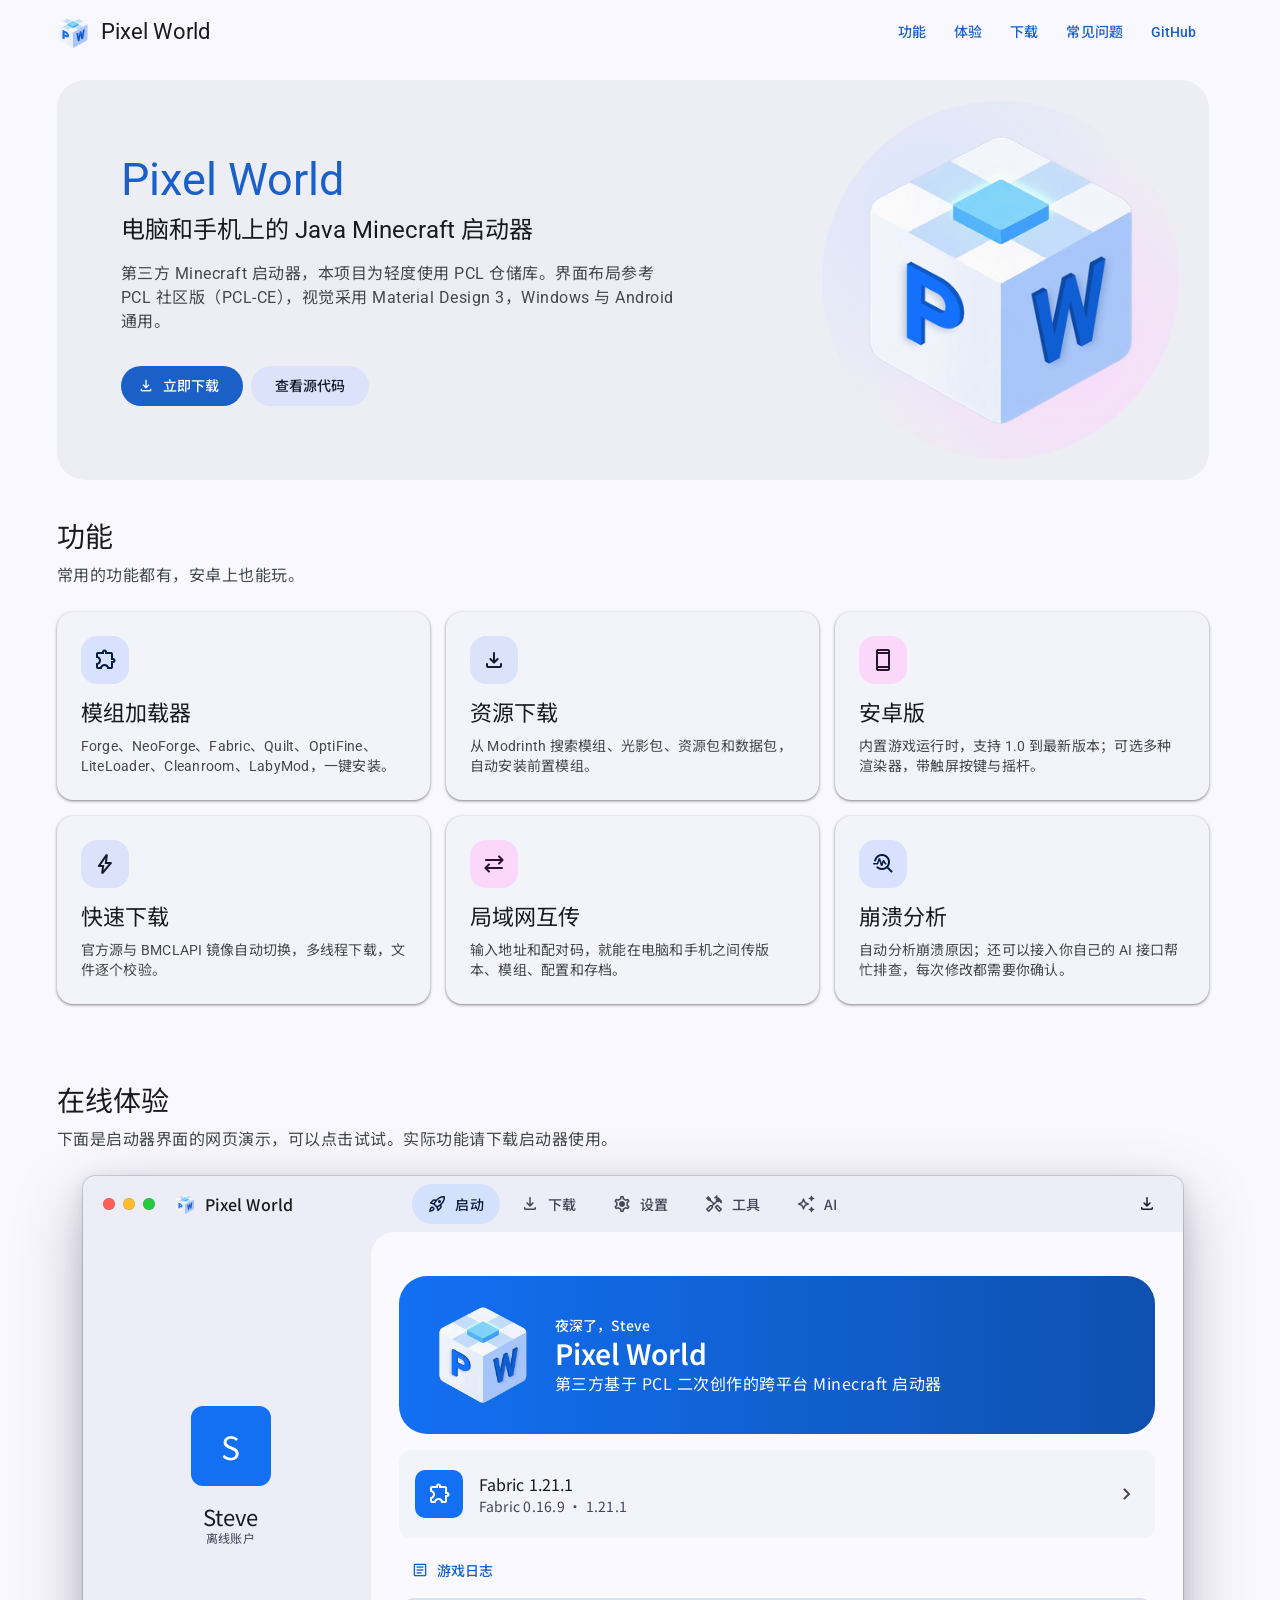
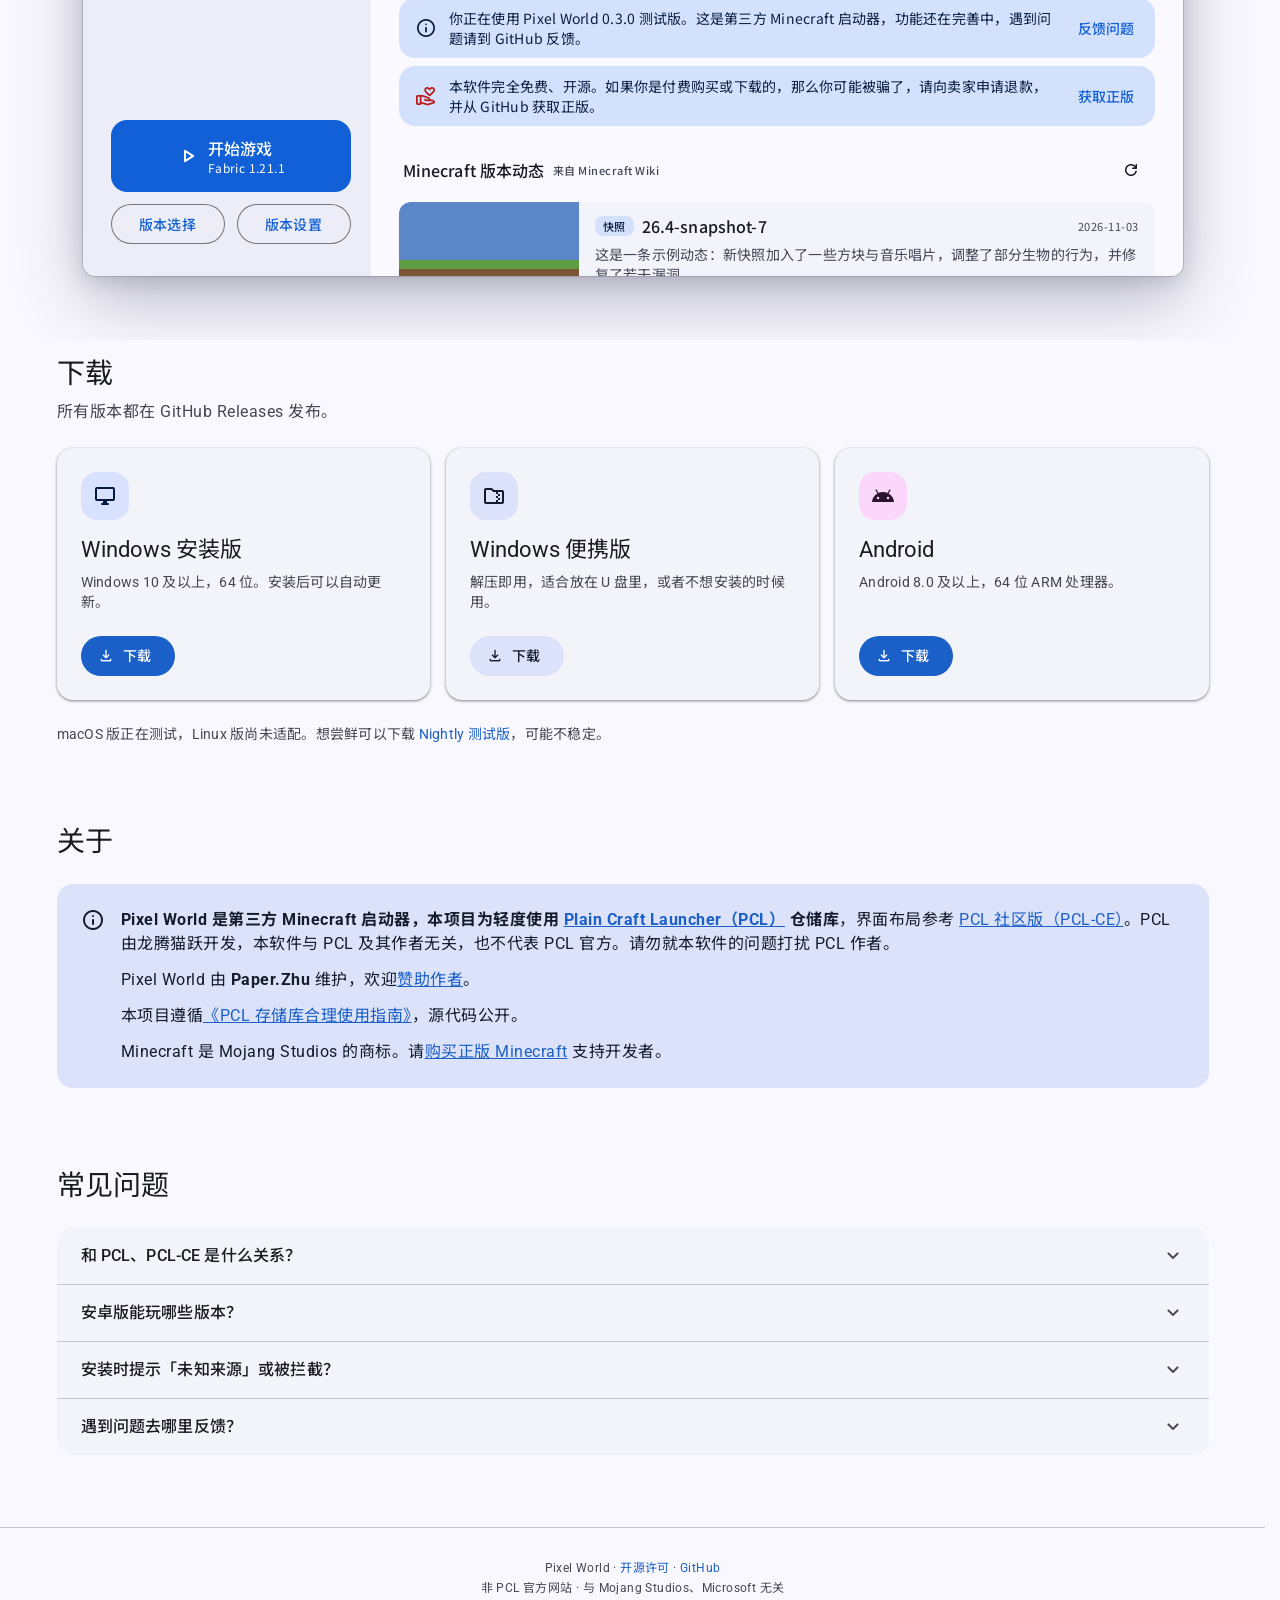
<file: docs/index.html>
<!doctype html>
<html lang="zh-CN">
<head>
<meta charset="utf-8">
<meta name="viewport" content="width=device-width, initial-scale=1">
<meta name="color-scheme" content="light dark">
<script>document.documentElement.classList.add('js');</script>
<title>Pixel World</title>
<meta name="description" content="Pixel World：第三方 Minecraft 启动器，本项目为轻度使用 PCL 仓储库，支持 Windows、macOS、Linux 与 Android。">
<link rel="icon" href="favicon.png">
<link rel="stylesheet" href="demo/demo.css?v=4">
<link rel="preconnect" href="https://fonts.googleapis.com">
<link rel="preconnect" href="https://fonts.gstatic.com" crossorigin>
<link rel="stylesheet" href="https://fonts.googleapis.com/css2?family=Roboto:wght@400;500;700&family=Noto+Sans+SC:wght@400;500;700&display=swap">
<link rel="stylesheet" href="https://fonts.googleapis.com/css2?family=Material+Symbols+Rounded:opsz,wght,FILL,GRAD@24,400,0,0&display=block">
<style>
/* ---------- MD3 颜色：种子色 #1370F3 ---------- */
:root {
  --md-sys-color-primary: #1b5fc8;
  --md-sys-color-on-primary: #ffffff;
  --md-sys-color-primary-container: #d8e2ff;
  --md-sys-color-on-primary-container: #001a41;
  --md-sys-color-secondary: #575e71;
  --md-sys-color-secondary-container: #dbe2f9;
  --md-sys-color-on-secondary-container: #141b2c;
  --md-sys-color-tertiary-container: #fbd7fc;
  --md-sys-color-on-tertiary-container: #29132d;
  --md-sys-color-surface: #faf8ff;
  --md-sys-color-surface-container-lowest: #ffffff;
  --md-sys-color-surface-container-low: #f3f3fa;
  --md-sys-color-surface-container: #edeef4;
  --md-sys-color-surface-container-high: #e7e8ee;
  --md-sys-color-surface-container-highest: #e1e2e9;
  --md-sys-color-on-surface: #191b20;
  --md-sys-color-on-surface-variant: #44474f;
  --md-sys-color-outline: #74777f;
  --md-sys-color-outline-variant: #c4c6d0;
  --md-elevation-1: 0 1px 2px rgb(0 0 0 / .30), 0 1px 3px 1px rgb(0 0 0 / .15);
  --md-elevation-2: 0 1px 2px rgb(0 0 0 / .30), 0 2px 6px 2px rgb(0 0 0 / .15);
  --md-motion: 200ms cubic-bezier(.2, 0, 0, 1);
  --md-ease-standard: cubic-bezier(.2, 0, 0, 1);
  --md-ease-decel: cubic-bezier(.05, .7, .1, 1);
}
@media (prefers-color-scheme: dark) {
  :root {
    --md-sys-color-primary: #adc6ff;
    --md-sys-color-on-primary: #002e69;
    --md-sys-color-primary-container: #004493;
    --md-sys-color-on-primary-container: #d8e2ff;
    --md-sys-color-secondary: #bfc6dc;
    --md-sys-color-secondary-container: #404659;
    --md-sys-color-on-secondary-container: #dbe2f9;
    --md-sys-color-tertiary-container: #593e5c;
    --md-sys-color-on-tertiary-container: #fbd7fc;
    --md-sys-color-surface: #111318;
    --md-sys-color-surface-container-lowest: #0c0e13;
    --md-sys-color-surface-container-low: #191b20;
    --md-sys-color-surface-container: #1d2024;
    --md-sys-color-surface-container-high: #282a2f;
    --md-sys-color-surface-container-highest: #33353a;
    --md-sys-color-on-surface: #e1e2e9;
    --md-sys-color-on-surface-variant: #c4c6d0;
    --md-sys-color-outline: #8e9099;
    --md-sys-color-outline-variant: #44474f;
  }
}

* { box-sizing: border-box; }
html { scroll-behavior: smooth; scroll-padding-top: 72px; }
body {
  margin: 0;
  background: var(--md-sys-color-surface);
  color: var(--md-sys-color-on-surface);
  font-family: Roboto, "Noto Sans SC", system-ui, sans-serif;
  font-size: 16px; line-height: 24px; letter-spacing: .5px; font-weight: 400;
  -webkit-font-smoothing: antialiased;
  overflow-wrap: anywhere;
}
a { color: var(--md-sys-color-primary); text-decoration: none; }
a:hover { text-decoration: underline; }
img { max-width: 100%; }

/* ---------- 图标 ---------- */
.icon {
  font-family: "Material Symbols Rounded";
  font-weight: normal; font-style: normal; font-size: 24px; line-height: 1;
  letter-spacing: normal; text-transform: none; white-space: nowrap;
  display: inline-block; flex: none; direction: ltr;
  font-feature-settings: "liga"; -webkit-font-smoothing: antialiased;
  user-select: none;
  width: 1em; overflow: hidden;
}

/* ---------- MD3 字阶 ---------- */
.display-large  { font-size: 57px; line-height: 64px; letter-spacing: -.25px; font-weight: 400; }
.display-medium { font-size: 45px; line-height: 52px; letter-spacing: 0; font-weight: 400; }
.headline-large { font-size: 32px; line-height: 40px; letter-spacing: 0; font-weight: 400; }
.headline-medium{ font-size: 28px; line-height: 36px; letter-spacing: 0; font-weight: 400; }
.headline-small { font-size: 24px; line-height: 32px; letter-spacing: 0; font-weight: 400; }
.title-large    { font-size: 22px; line-height: 28px; letter-spacing: 0; font-weight: 400; }
.title-medium   { font-size: 16px; line-height: 24px; letter-spacing: .15px; font-weight: 500; }
.body-large     { font-size: 16px; line-height: 24px; letter-spacing: .5px; font-weight: 400; }
.body-medium    { font-size: 14px; line-height: 20px; letter-spacing: .25px; font-weight: 400; }
.body-small     { font-size: 12px; line-height: 16px; letter-spacing: .4px; font-weight: 400; }
.label-large    { font-size: 14px; line-height: 20px; letter-spacing: .1px; font-weight: 500; }
.label-medium   { font-size: 12px; line-height: 16px; letter-spacing: .5px; font-weight: 500; }
h1, h2, h3, p { margin: 0; }

.wrap { max-width: 1200px; margin: 0 auto; padding: 0 24px; }

/* ---------- 按钮（40px / 24px 内边距 / 全圆角 / 状态层） ---------- */
.btn {
  position: relative; overflow: hidden; isolation: isolate;
  display: inline-flex; align-items: center; justify-content: center; gap: 8px;
  height: 40px; padding: 0 24px; border: 0; border-radius: 9999px;
  font-family: inherit; cursor: pointer; text-decoration: none;
  transition: box-shadow var(--md-motion);
}
.btn:hover { text-decoration: none; }
.btn::after {
  content: ""; position: absolute; inset: 0; z-index: -1;
  background: currentColor; opacity: 0;
  transition: opacity var(--md-motion);
}
.btn:hover::after { opacity: .08; }
.btn:focus-visible::after { opacity: .10; }
.btn:active::after { opacity: .12; }
.btn:focus-visible { outline: 3px solid var(--md-sys-color-primary); outline-offset: 2px; }
.btn .icon { font-size: 18px; margin-left: -8px; }
.btn.filled { background: var(--md-sys-color-primary); color: var(--md-sys-color-on-primary); }
.btn.filled:hover { box-shadow: var(--md-elevation-1); }
.btn.s-tonal { background: var(--md-sys-color-secondary-container); color: var(--md-sys-color-on-secondary-container); }
.btn.s-tonal:hover { box-shadow: var(--md-elevation-1); }
.btn.outlined { background: transparent; color: var(--md-sys-color-primary); box-shadow: inset 0 0 0 1px var(--md-sys-color-outline); }
.btn.text { background: transparent; color: var(--md-sys-color-primary); padding: 0 12px; }

/* ---------- 顶部应用栏（Small） ---------- */
.app-bar {
  position: sticky; top: 0; z-index: 10;
  background: var(--md-sys-color-surface);
  transition: background-color var(--md-motion), box-shadow var(--md-motion);
}
.app-bar.scrolled { background: var(--md-sys-color-surface-container); }
.app-bar .wrap { display: flex; align-items: center; height: 64px; gap: 8px; }
.brand {
  display: flex; align-items: center; gap: 12px; min-width: 0;
  color: var(--md-sys-color-on-surface); border-radius: 9999px; padding: 4px 12px 4px 0;
}
.brand:hover { text-decoration: none; }
.brand img { width: 32px; height: 32px; border-radius: 8px; flex: none; }
.app-bar nav { margin-left: auto; display: flex; gap: 4px; align-items: center; }

/* ---------- 版块 ---------- */
main > section { padding: 40px 0; }
.sec-head { margin-bottom: 24px; }
.sec-head h2 { color: var(--md-sys-color-on-surface); }
.sec-head .lead { margin-top: 8px; color: var(--md-sys-color-on-surface-variant); }

/* ---------- Hero ---------- */
.hero {
  display: flex; align-items: center; gap: 48px;
  background: var(--md-sys-color-surface-container);
  border-radius: 28px; padding: 56px 64px; margin-top: 16px;
}
.hero-text { flex: 1; min-width: 0; }
.hero h1 { color: var(--md-sys-color-primary); }
.hero .tagline { margin-top: 8px; color: var(--md-sys-color-on-surface); }
.hero .s-sub { margin-top: 16px; max-width: 560px; color: var(--md-sys-color-on-surface-variant); }
.actions { display: flex; flex-wrap: wrap; gap: 8px; margin-top: 32px; }
.hero-art { flex: none; width: 288px; height: 288px; }
.hero-art img { display: block; width: 100%; height: 100%; border-radius: 28%; }

/* ---------- 卡片：Elevated card ---------- */
/* minmax(0, 1fr)：列宽固定，不随内容（例如下载按钮文字变长）变化 */
.grid { display: grid; grid-template-columns: repeat(3, minmax(0, 1fr)); gap: 16px; }
.s-card {
  background: var(--md-sys-color-surface-container-low);
  box-shadow: var(--md-elevation-1);
  border-radius: 16px; padding: 24px;
  display: flex; flex-direction: column;
}
.s-card .s-tile {
  width: 48px; height: 48px; border-radius: 16px; margin-bottom: 16px;
  display: grid; place-items: center;
  background: var(--md-sys-color-primary-container);
  color: var(--md-sys-color-on-primary-container);
}
.s-card .s-tile.sec { background: var(--md-sys-color-secondary-container); color: var(--md-sys-color-on-secondary-container); }
.s-card .s-tile.ter { background: var(--md-sys-color-tertiary-container); color: var(--md-sys-color-on-tertiary-container); }
.s-card h3 { color: var(--md-sys-color-on-surface); }
.s-card p { margin-top: 8px; color: var(--md-sys-color-on-surface-variant); }
.dl .s-card p { flex: 1; }
.dl .s-card .btn { margin-top: 24px; align-self: flex-start; }
.ver { margin-top: 24px; color: var(--md-sys-color-on-surface-variant); }

/* ---------- 声明：Tonal card ---------- */
.notice {
  display: flex; gap: 16px; align-items: flex-start;
  background: var(--md-sys-color-secondary-container);
  color: var(--md-sys-color-on-secondary-container);
  border-radius: 16px; padding: 24px;
}
.notice > .icon { font-size: 24px; margin-top: 0; }
.notice .body { min-width: 0; }
.notice p + p { margin-top: 12px; }
.notice a { color: var(--md-sys-color-primary); text-decoration: underline; }

/* ---------- 常见问题：可展开列表 ---------- */
.faq-list { border-radius: 16px; background: var(--md-sys-color-surface-container-low); overflow: hidden; }
details + details { border-top: 1px solid var(--md-sys-color-outline-variant); }
summary {
  position: relative; display: flex; align-items: center; gap: 16px;
  min-height: 56px; padding: 16px 24px; cursor: pointer; list-style: none;
  color: var(--md-sys-color-on-surface);
}
summary::-webkit-details-marker { display: none; }
summary::after {
  content: ""; position: absolute; inset: 0; background: var(--md-sys-color-on-surface);
  opacity: 0; transition: opacity var(--md-motion); pointer-events: none;
}
summary:hover::after { opacity: .08; }
summary:focus-visible::after { opacity: .10; }
summary:active::after { opacity: .12; }
summary:focus-visible { outline: 3px solid var(--md-sys-color-primary); outline-offset: -3px; }
summary .q { flex: 1; min-width: 0; }
summary .icon { color: var(--md-sys-color-on-surface-variant); transition: transform var(--md-motion); }
details[open] summary .icon { transform: rotate(180deg); }
details .answer { padding: 0 24px 16px; color: var(--md-sys-color-on-surface-variant); }

/* ---------- 页脚 ---------- */
footer {
  margin-top: 32px; padding: 32px 0 40px; text-align: center;
  color: var(--md-sys-color-on-surface-variant);
  border-top: 1px solid var(--md-sys-color-outline-variant);
}
footer p + p { margin-top: 4px; }

/* ---------- 响应式 ---------- */
@media (max-width: 839px) {
  .hero { flex-direction: column-reverse; text-align: center; padding: 32px 24px; gap: 24px; }
  .hero-art { width: 160px; height: 160px; }
  .hero .s-sub { margin-left: auto; margin-right: auto; }
  .actions { justify-content: center; }
  .display-medium { font-size: 36px; line-height: 44px; }
  .grid { grid-template-columns: repeat(2, minmax(0, 1fr)); }
}
@media (max-width: 599px) {
  .wrap { padding: 0 16px; }
  .grid { grid-template-columns: minmax(0, 1fr); }
  .app-bar nav .opt { display: none; }
  section { padding: 32px 0; }
  .notice { flex-direction: column; gap: 12px; padding: 20px; }
  summary { padding: 16px; }
  details .answer { padding: 0 16px 16px; }
  .headline-small { font-size: 22px; line-height: 28px; }
}
/* ---------- 动效（仅在 JS 可用且未要求减少动态效果时生效） ---------- */
/* 滚动条始终占位、横向溢出直接裁掉：动画中的元素和光晕不会让页面宽度来回变化 */
html { scrollbar-gutter: stable; overflow-x: clip; }
body { overflow-x: clip; }
.hero-art { position: relative; }
.hero-art img { position: relative; z-index: 1; }
.hero-art::before {
  content: ""; position: absolute; inset: -12%; border-radius: 50%; pointer-events: none;
  background:
    radial-gradient(circle at 30% 30%, var(--md-sys-color-primary-container), transparent 60%),
    radial-gradient(circle at 70% 70%, var(--md-sys-color-tertiary-container), transparent 60%);
  opacity: .8;
}
.s-card, .s-card .s-tile { transition: transform 300ms var(--md-ease-standard), box-shadow 300ms var(--md-ease-standard); }
@media (hover: hover) {
  .s-card:hover { box-shadow: var(--md-elevation-2); }
}
@media (prefers-reduced-motion: no-preference) {
  @keyframes md-rise { from { opacity: 0; transform: translateY(16px); } }
  @keyframes md-reveal { from { opacity: 0; transform: translateY(24px); } }
  @keyframes md-fade { from { opacity: 0; } }
  @keyframes md-pop { from { opacity: 0; transform: scale(.85); } }
  @keyframes md-float { 0%, 100% { transform: translateY(0); } 25% { transform: translateY(-6px); } 75% { transform: translateY(6px); } }
  @keyframes md-glow { from { transform: rotate(0) scale(1); } 50% { transform: rotate(180deg) scale(1.1); } to { transform: rotate(360deg) scale(1); } }
  @keyframes md-answer { from { opacity: 0; transform: translateY(-8px); } }

  .js .app-bar { animation: md-fade 400ms var(--md-ease-standard) backwards; }
  .js .hero-text h1 { animation: md-rise 600ms var(--md-ease-decel) 120ms backwards; }
  .js .hero-text .tagline { animation: md-rise 600ms var(--md-ease-decel) 190ms backwards; }
  .js .hero-text .s-sub { animation: md-rise 600ms var(--md-ease-decel) 260ms backwards; }
  .js .hero-text .actions { animation: md-rise 600ms var(--md-ease-decel) 330ms backwards; }
  .js .hero-art { animation: md-pop 600ms var(--md-ease-decel) 150ms backwards; }
  .js .hero-art img { animation: md-float 6s ease-in-out 800ms infinite; }
  .js .hero-art::before { animation: md-glow 40s linear infinite; }

  .js .sec-head:not(.in), .js .s-card:not(.in), .js .notice:not(.in), .js .faq-list details:not(.in) {
    opacity: 0; transform: translateY(24px);
  }
  .js .sec-head.in, .js .s-card.in, .js .notice.in, .js .faq-list details.in {
    animation: md-reveal 500ms var(--md-ease-decel) var(--d, 0ms) backwards;
  }
  @media (hover: hover) {
    .s-card:hover { transform: translateY(-2px); }
    .s-card:hover .s-tile { transform: rotate(-6deg) scale(1.08); }
  }
  details[open] .answer { animation: md-answer 300ms var(--md-ease-decel); }
}
@media (prefers-reduced-motion: reduce) {
  html { scroll-behavior: auto; }
  *, *::before, *::after { transition-duration: 0.01ms !important; animation-duration: 0.01ms !important; }
}
</style>
</head>
<body>
<header class="app-bar" id="appbar">
  <div class="wrap">
    <a class="brand title-large" href="#"><img src="favicon.png" alt="">Pixel World</a>
    <nav>
      <a class="btn text label-large opt" href="#features">功能</a>
      <a class="btn text label-large opt" href="#demo">体验</a>
      <a class="btn text label-large" href="#download">下载</a>
      <a class="btn text label-large opt" href="#faq">常见问题</a>
      <a class="btn text label-large" href="https://github.com/zhuzhi-09/PixelWorld">GitHub</a>
    </nav>
  </div>
</header>

<main>
  <div class="wrap">
    <div class="hero">
      <div class="hero-text">
        <h1 class="display-medium">Pixel World</h1>
        <p class="tagline headline-small">电脑和手机上的 Java Minecraft 启动器</p>
        <p class="s-sub body-large">第三方 Minecraft 启动器，本项目为轻度使用 PCL 仓储库。界面布局参考 PCL 社区版（PCL-CE），视觉采用 Material Design 3，Windows 与 Android 通用。</p>
        <div class="actions">
          <a class="btn filled label-large" href="#download"><span class="icon" aria-hidden="true">download</span>立即下载</a>
          <a class="btn s-tonal label-large" href="https://github.com/zhuzhi-09/PixelWorld">查看源代码</a>
        </div>
      </div>
      <div class="hero-art"><img src="icon.png" alt="Pixel World 图标" width="288" height="288"></div>
    </div>
  </div>

  <section id="features">
    <div class="wrap">
      <div class="sec-head">
        <h2 class="headline-medium">功能</h2>
        <p class="lead body-large">常用的功能都有，安卓上也能玩。</p>
      </div>
      <div class="grid">
        <div class="s-card"><div class="s-tile"><span class="icon" aria-hidden="true">extension</span></div><h3 class="title-large">模组加载器</h3><p class="body-medium">Forge、NeoForge、Fabric、Quilt、OptiFine、LiteLoader、Cleanroom、LabyMod，一键安装。</p></div>
        <div class="s-card"><div class="s-tile sec"><span class="icon" aria-hidden="true">download</span></div><h3 class="title-large">资源下载</h3><p class="body-medium">从 Modrinth 搜索模组、光影包、资源包和数据包，自动安装前置模组。</p></div>
        <div class="s-card"><div class="s-tile ter"><span class="icon" aria-hidden="true">smartphone</span></div><h3 class="title-large">安卓版</h3><p class="body-medium">内置游戏运行时，支持 1.0 到最新版本；可选多种渲染器，带触屏按键与摇杆。</p></div>
        <div class="s-card"><div class="s-tile sec"><span class="icon" aria-hidden="true">bolt</span></div><h3 class="title-large">快速下载</h3><p class="body-medium">官方源与 BMCLAPI 镜像自动切换，多线程下载，文件逐个校验。</p></div>
        <div class="s-card"><div class="s-tile ter"><span class="icon" aria-hidden="true">sync_alt</span></div><h3 class="title-large">局域网互传</h3><p class="body-medium">输入地址和配对码，就能在电脑和手机之间传版本、模组、配置和存档。</p></div>
        <div class="s-card"><div class="s-tile"><span class="icon" aria-hidden="true">troubleshoot</span></div><h3 class="title-large">崩溃分析</h3><p class="body-medium">自动分析崩溃原因；还可以接入你自己的 AI 接口帮忙排查，每次修改都需要你确认。</p></div>
      </div>
    </div>
  </section>

  <section id="demo">
    <div class="wrap">
      <div class="sec-head">
        <h2 class="headline-medium">在线体验</h2>
        <p class="lead body-large">下面是启动器界面的网页演示，可以点击试试。实际功能请下载启动器使用。</p>
      </div>
      <div id="pcl-demo"><p style="color:var(--md-sys-color-on-surface-variant)">演示需要启用 JavaScript。</p></div>
    </div>
  </section>

  <section id="download">
    <div class="wrap dl">
      <div class="sec-head">
        <h2 class="headline-medium">下载</h2>
        <p class="lead body-large">所有版本都在 GitHub Releases 发布。</p>
      </div>
      <div class="grid">
        <div class="s-card">
          <div class="s-tile"><span class="icon" aria-hidden="true">desktop_windows</span></div><h3 class="title-large">Windows 安装版</h3>
          <p class="body-medium">Windows 10 及以上，64 位。安装后可以自动更新。</p>
          <a class="btn filled label-large" data-asset="windows-x64-setup.exe" href="https://github.com/zhuzhi-09/PixelWorld/releases/latest"><span class="icon" aria-hidden="true">download</span><span class="label">下载</span></a>
        </div>
        <div class="s-card">
          <div class="s-tile sec"><span class="icon" aria-hidden="true">folder_zip</span></div><h3 class="title-large">Windows 便携版</h3>
          <p class="body-medium">解压即用，适合放在 U 盘里，或者不想安装的时候用。</p>
          <a class="btn s-tonal label-large" data-asset="windows-x64-portable.zip" href="https://github.com/zhuzhi-09/PixelWorld/releases/latest"><span class="icon" aria-hidden="true">download</span><span class="label">下载</span></a>
        </div>
        <div class="s-card">
          <div class="s-tile ter"><span class="icon" aria-hidden="true">android</span></div><h3 class="title-large">Android</h3>
          <p class="body-medium">Android 8.0 及以上，64 位 ARM 处理器。</p>
          <a class="btn filled label-large" data-asset="android-arm64.apk" href="https://github.com/zhuzhi-09/PixelWorld/releases/latest"><span class="icon" aria-hidden="true">download</span><span class="label">下载</span></a>
        </div>
      </div>
      <p class="ver body-medium" id="ver">macOS 版正在测试，Linux 版尚未适配。想尝鲜可以下载 <a href="https://github.com/zhuzhi-09/PixelWorld/releases/tag/nightly">Nightly 测试版</a>，可能不稳定。</p>
    </div>
  </section>

  <section id="about">
    <div class="wrap">
      <div class="sec-head">
        <h2 class="headline-medium">关于</h2>
      </div>
      <div class="notice body-large">
        <span class="icon" aria-hidden="true">info</span>
        <div class="body">
          <p><strong>Pixel World 是第三方 Minecraft 启动器，本项目为轻度使用 <a href="https://github.com/Meloong-Git/PCL">Plain Craft Launcher（PCL）</a> 仓储库</strong>，界面布局参考 <a href="https://www.pclc.cc">PCL 社区版（PCL-CE）</a>。PCL 由龙腾猫跃开发，本软件与 PCL 及其作者无关，也不代表 PCL 官方。请勿就本软件的问题打扰 PCL 作者。</p>
          <p>Pixel World 由 <strong>Paper.Zhu</strong> 维护，欢迎<a href="https://afdian.com/a/Paper_Zhu">赞助作者</a>。</p>
          <p>本项目遵循<a href="https://github.com/zhuzhi-09/PixelWorld/blob/main/PCL-GUIDE.md">《PCL 存储库合理使用指南》</a>，源代码公开。</p>
          <p>Minecraft 是 Mojang Studios 的商标。请<a href="https://www.minecraft.net/zh-hans/store/minecraft-java-bedrock-edition-pc">购买正版 Minecraft</a> 支持开发者。</p>
        </div>
      </div>
    </div>
  </section>

  <section id="faq">
    <div class="wrap">
      <div class="sec-head">
        <h2 class="headline-medium">常见问题</h2>
      </div>
      <div class="faq-list">
        <details><summary><span class="q title-medium">和 PCL、PCL-CE 是什么关系？</span><span class="icon" aria-hidden="true">expand_more</span></summary><p class="answer body-large">Pixel World 是第三方 Minecraft 启动器，本项目为轻度使用 PCL 仓储库：界面布局参考 PCL-CE，用 Flutter 编写，视觉采用 Material Design 3，并增加了安卓版。它由第三方独立开发，与 PCL 和 PCL-CE 官方无关。可以从 PCL-CE 导入设置、游戏文件夹和账户。</p></details>
        <details><summary><span class="q title-medium">安卓版能玩哪些版本？</span><span class="icon" aria-hidden="true">expand_more</span></summary><p class="answer body-large">支持 1.0 到最新的 Java 版，也能在手机上安装 Forge、NeoForge、OptiFine 等加载器。帧率取决于手机性能和所选的渲染器。</p></details>
        <details><summary><span class="q title-medium">安装时提示「未知来源」或被拦截？</span><span class="icon" aria-hidden="true">expand_more</span></summary><p class="answer body-large">安卓版不在应用商店上架，需要允许浏览器或文件管理器安装应用。Windows 上如果 SmartScreen 提示，点「更多信息」→「仍要运行」。安装包都可以在 GitHub 上核对来源。</p></details>
        <details><summary><span class="q title-medium">遇到问题去哪里反馈？</span><span class="icon" aria-hidden="true">expand_more</span></summary><p class="answer body-large">请在 <a href="https://github.com/zhuzhi-09/PixelWorld/issues">GitHub Issues</a> 反馈，不要打扰 PCL 的作者。</p></details>
      </div>
    </div>
  </section>
</main>

<footer>
  <div class="wrap">
    <p class="body-small">Pixel World · <a href="https://github.com/zhuzhi-09/PixelWorld/blob/main/LICENSE">开源许可</a> · <a href="https://github.com/zhuzhi-09/PixelWorld">GitHub</a></p>
    <p class="body-small">非 PCL 官方网站 · 与 Mojang Studios、Microsoft 无关</p>
  </div>
</footer>

<script src="demo/demo.js?v=4" defer></script>
<script>
// 滚动进入视口时淡入上移，只触发一次；同批进入的元素按序错开
(function () {
  var els = document.querySelectorAll('.sec-head, .s-card, .notice, .faq-list details');
  var reduce = window.matchMedia && matchMedia('(prefers-reduced-motion: reduce)').matches;
  function show(el) { el.classList.add('in'); }
  if (reduce || !('IntersectionObserver' in window)) { Array.prototype.forEach.call(els, show); return; }
  var io = new IntersectionObserver(function (entries) {
    var k = 0;
    entries.forEach(function (e) {
      if (!e.isIntersecting) return;
      e.target.style.setProperty('--d', (k++ * 70) + 'ms');
      show(e.target);
      io.unobserve(e.target);
    });
  }, { threshold: 0.15, rootMargin: '0px 0px -10% 0px' });
  Array.prototype.forEach.call(els, function (el) { io.observe(el); });
})();
</script>
<script>
// 顶部应用栏滚动后切换为 surface-container 背景
(function () {
  var bar = document.getElementById('appbar');
  function onScroll() { bar.classList.toggle('scrolled', window.scrollY > 4); }
  window.addEventListener('scroll', onScroll, { passive: true });
  onScroll();
})();

// 读取最新正式版，把下载按钮指向对应文件；失败时保留指向 Releases 页面的链接
fetch('https://api.github.com/repos/zhuzhi-09/PixelWorld/releases/latest')
  .then(r => r.ok ? r.json() : Promise.reject())
  .then(rel => {
    for (const a of document.querySelectorAll('[data-asset]')) {
      const asset = rel.assets.find(x => x.name.endsWith(a.dataset.asset));
      if (asset) a.href = asset.browser_download_url;
    }
    for (const l of document.querySelectorAll('.dl .btn .label')) l.textContent = '下载 ' + rel.tag_name;
  })
  .catch(() => {});
</script>
</body>
</html>
</file>
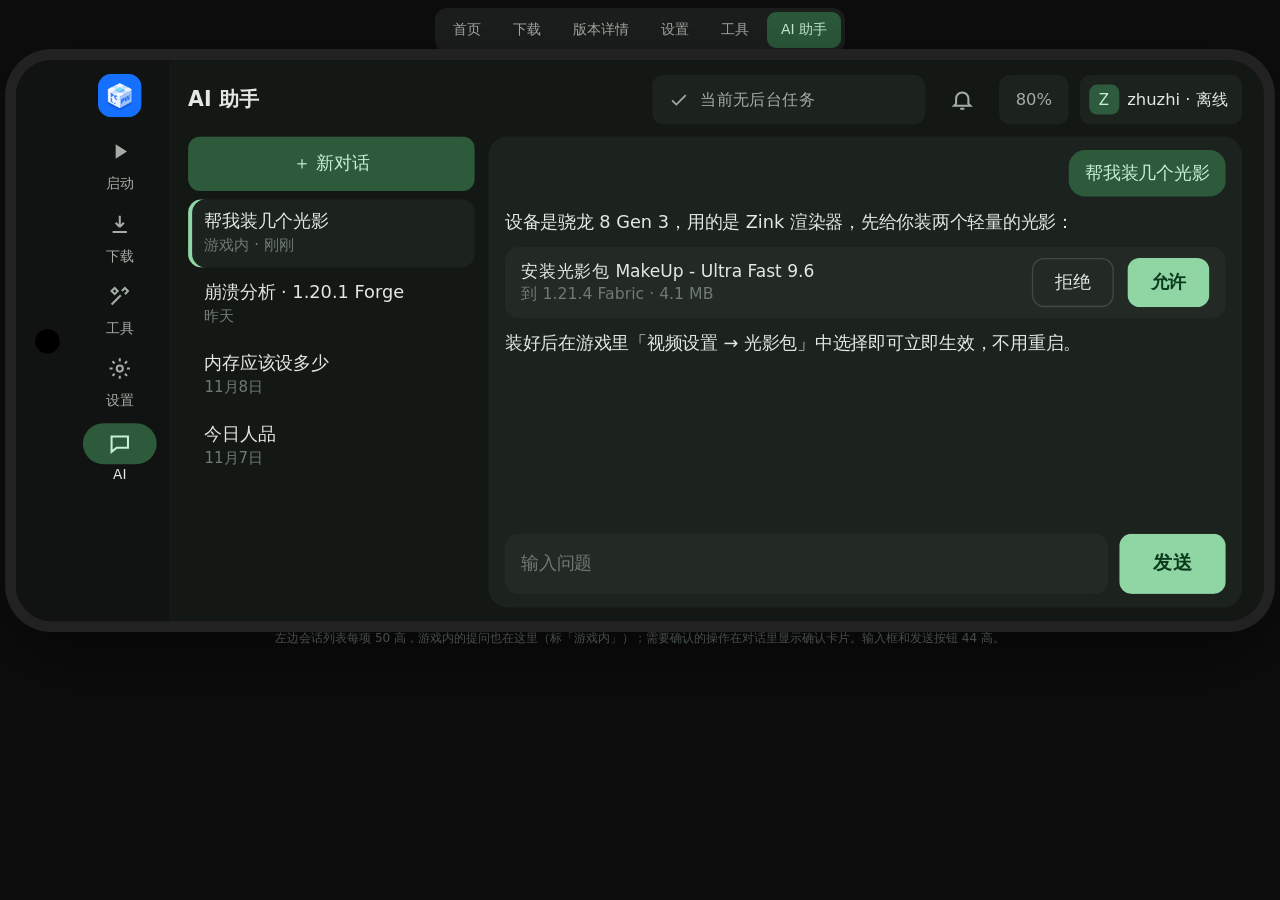
<file: design/mockups/ai.html>
<!doctype html>
<html lang="zh-CN">
<head>
<meta charset="utf-8">
<meta name="viewport" content="width=device-width, initial-scale=1">
<title>AI 助手效果图</title>
<link rel="stylesheet" href="base.css">
<style>
  .sessions { flex: 0 0 210px; display: flex; flex-direction: column; gap: 6px; min-height: 0; }
  .slist { flex: 1; min-height: 0; overflow-y: auto; display: flex; flex-direction: column; gap: 2px; }
  .si { min-height: 50px; padding: 7px 12px; border-radius: 10px; cursor: pointer; }
  .si .t { font-size: 13px; white-space: nowrap; overflow: hidden; text-overflow: ellipsis; }
  .si .s { font-size: 11px; color: var(--faint); margin-top: 1px; }
  .si.on { background: var(--surface); box-shadow: inset 3px 0 0 var(--primary); }
  .chat { flex: 1; min-width: 0; display: flex; flex-direction: column; gap: 8px; border-radius: 14px; background: var(--surface); padding: 10px 12px; }
  .msgs { flex: 1; min-height: 0; overflow-y: auto; display: flex; flex-direction: column; gap: 8px; }
  .u { align-self: flex-end; max-width: 75%; padding: 8px 12px; border-radius: 12px; background: var(--primary-c); color: var(--on-primary-c); font-size: 13px; }
  .a { max-width: 92%; font-size: 13px; line-height: 1.65; }
  .toolcard { display: flex; align-items: center; gap: 10px; padding: 8px 12px; border-radius: 10px; background: var(--surface-2); font-size: 12.5px; }
  .toolcard .rt { flex: 1; }
  .toolcard .s { color: var(--faint); font-size: 11.5px; }
  .composer { display: flex; gap: 8px; flex: none; }
  .composer .in { flex: 1; height: 44px; border-radius: 10px; background: var(--surface-2); display: flex; align-items: center; padding: 0 12px; color: var(--faint); font-size: 13px; }
</style>
</head>
<body>
<div class="page">
  <div class="phone" id="phone">
    <div class="cutout"></div>
    <div class="app">
      <aside class="rail">
        <img class="logo" src="logo.png" alt="">
        <div class="nav" data-href="index.html"><div class="ic"><svg width="18" height="18" viewBox="0 0 24 24" fill="currentColor"><path d="M8 5v14l11-7z"/></svg></div>启动</div>
        <div class="nav" data-href="download.html"><div class="ic"><svg width="18" height="18" viewBox="0 0 24 24" fill="none" stroke="currentColor" stroke-width="2"><path d="M12 4v11m0 0l-4-4m4 4l4-4M5 20h14"/></svg></div>下载</div>
        <div class="nav" data-href="tools.html"><div class="ic"><svg width="18" height="18" viewBox="0 0 24 24" fill="none" stroke="currentColor" stroke-width="2"><path d="M14 7l3-3 3 3-3 3M4 20l9-9M7 4l3 3-3 3-3-3z"/></svg></div>工具</div>
        <div class="nav" data-href="settings.html"><div class="ic"><svg width="18" height="18" viewBox="0 0 24 24" fill="none" stroke="currentColor" stroke-width="2"><circle cx="12" cy="12" r="3"/><path d="M12 2v3M12 19v3M2 12h3M19 12h3M4.9 4.9l2.1 2.1M17 17l2.1 2.1M4.9 19.1L7 17M17 7l2.1-2.1"/></svg></div>设置</div>
        <div class="nav on" data-href="ai.html"><div class="ic"><svg width="18" height="18" viewBox="0 0 24 24" fill="none" stroke="currentColor" stroke-width="2"><path d="M4 5h16v11H9l-5 4z"/></svg></div>AI</div>
      </aside>
      <main class="main">
        <div class="top">
          <div class="hi">AI 助手</div>
          <div class="tasks" id="tasks"><svg width="15" height="15" viewBox="0 0 24 24" fill="none" stroke="currentColor" stroke-width="2"><path d="M20 6L9 17l-5-5"/></svg><span class="label">当前无后台任务</span></div>
          <div class="icon-btn"><svg width="18" height="18" viewBox="0 0 24 24" fill="none" stroke="currentColor" stroke-width="2"><path d="M6 16V11a6 6 0 1112 0v5l2 2H4zM10 21h4"/></svg></div>
          <div class="status">80%</div>
          <div class="chip-acc"><div class="avatar">Z</div>zhuzhi · 离线</div>
        </div>
        <div class="split">
          <div class="sessions">
            <button class="btn t" style="height:40px">＋ 新对话</button>
            <div class="slist">
              <div class="si on"><div class="t">帮我装几个光影</div><div class="s">游戏内 · 刚刚</div></div>
              <div class="si"><div class="t">崩溃分析 · 1.20.1 Forge</div><div class="s">昨天</div></div>
              <div class="si"><div class="t">内存应该设多少</div><div class="s">11月8日</div></div>
              <div class="si"><div class="t">今日人品</div><div class="s">11月7日</div></div>
            </div>
          </div>
          <div class="chat">
            <div class="msgs">
              <div class="u">帮我装几个光影</div>
              <div class="a">设备是骁龙 8 Gen 3，用的是 Zink 渲染器，先给你装两个轻量的光影：</div>
              <div class="toolcard"><div class="rt">安装光影包 MakeUp - Ultra Fast 9.6<div class="s">到 1.21.4 Fabric · 4.1 MB</div></div><button class="btn">拒绝</button><button class="btn p">允许</button></div>
              <div class="a">装好后在游戏里「视频设置 → 光影包」中选择即可立即生效，不用重启。</div>
            </div>
            <div class="composer"><div class="in">输入问题</div><button class="btn p big">发送</button></div>
          </div>
        </div>
      </main>
    </div>
  </div>
  <div class="note">左边会话列表每项 50 高，游戏内的提问也在这里（标「游戏内」）；需要确认的操作在对话里显示确认卡片。输入框和发送按钮 44 高。</div>
</div>
<script src="nav.js"></script>
</body>
</html>
</file>
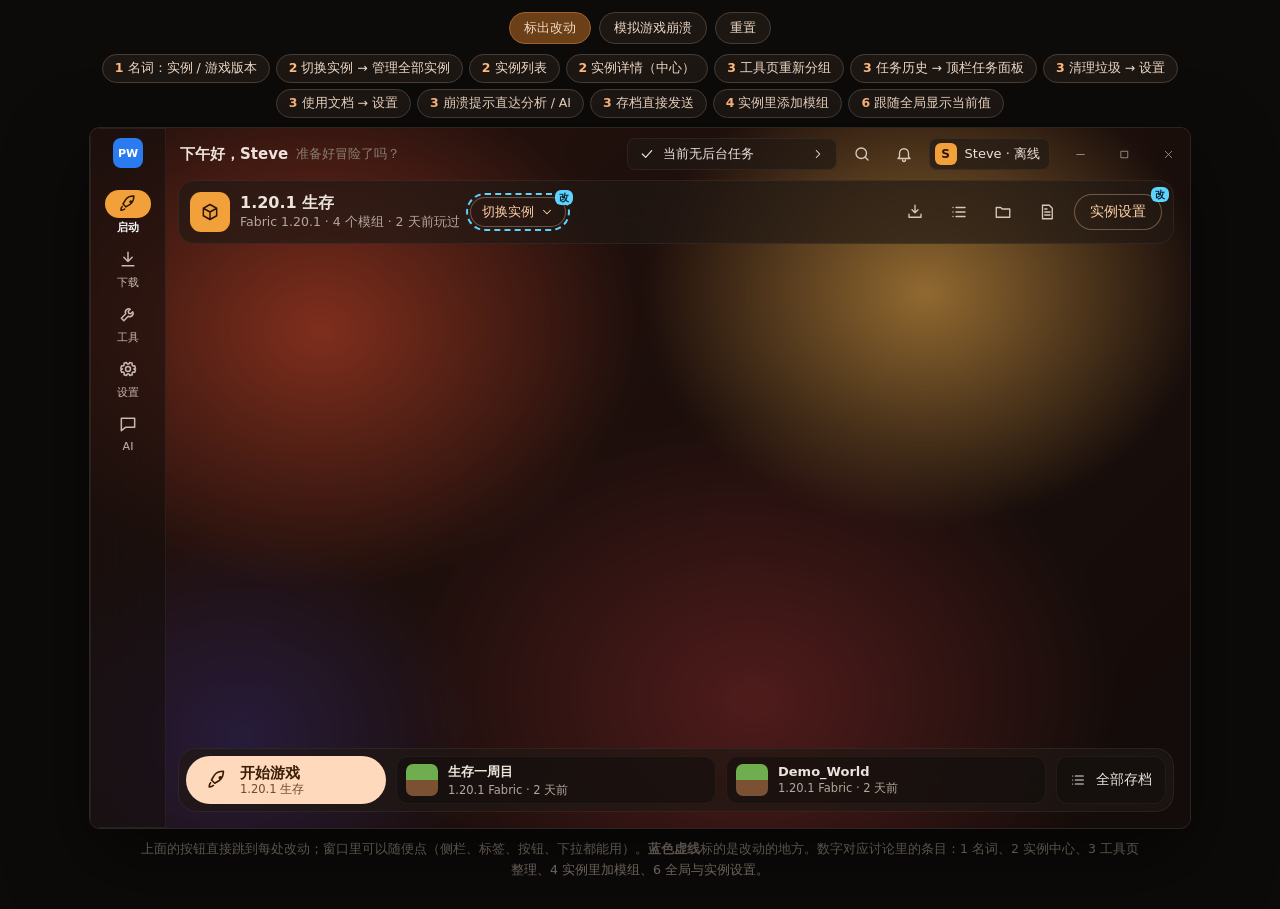
<file: design/mockups/app-flow.html>
<!doctype html>
<html lang="zh-CN">
<head>
<meta charset="utf-8">
<meta name="viewport" content="width=device-width, initial-scale=1">
<title>功能结构模型</title>
<style>
  :root { color-scheme: dark; }
  * { box-sizing: border-box; }
  html, body { margin: 0; background: #0d0b0a; color: #ece3dc;
    font-family: system-ui, "Microsoft YaHei UI", "PingFang SC", "Noto Sans SC", sans-serif; }
  .page { display: flex; flex-direction: column; align-items: center; gap: 10px; padding: 12px 16px 28px; }
  .bar { display: flex; flex-wrap: wrap; justify-content: center; gap: 8px; align-items: center; }
  .bar button, .jump button { border: 1px solid #4a3d33; background: #1d1714; color: #f0d9c4; border-radius: 999px; padding: 6px 14px; font: inherit; font-size: 13px; cursor: pointer; }
  .bar button.on { background: #6b3f17; border-color: #a2622a; }
  .jump { display: flex; flex-wrap: wrap; justify-content: center; gap: 6px; max-width: 1100px; }
  .jump button { font-size: 12.5px; padding: 5px 12px; }
  .jump b { color: #ffb77c; margin-right: 4px; }
  .note { color: #8c7f75; font-size: 12.5px; text-align: center; max-width: 1000px; line-height: 1.7; }
  .stage { width: min(1100px, 100%); }

  /* ---------- 窗口：1100×700 逻辑像素，整体缩放 ---------- */
  .win { position: relative; width: 1100px; height: 700px; border-radius: 10px; overflow: hidden; transform-origin: top left;
    box-shadow: 0 0 0 1px #2c2420, 0 30px 80px rgba(0,0,0,.6); font-size: 14px; }
  .wall { position: absolute; inset: -20px; filter: blur(6px);
    background:
      radial-gradient(40% 50% at 22% 30%, #c4472c 0%, transparent 70%),
      radial-gradient(35% 45% at 75% 25%, #e0a24a 0%, transparent 70%),
      radial-gradient(45% 55% at 60% 80%, #7a2a2a 0%, transparent 70%),
      radial-gradient(30% 40% at 15% 85%, #3b2a5a 0%, transparent 70%),
      linear-gradient(135deg, #3a1a14, #1c120f); }
  .dim { position: absolute; inset: 0; background: rgba(0,0,0,.35); }
  .app { position: absolute; inset: 0; display: flex; }
  .glass { background: rgba(32, 25, 21, .66); backdrop-filter: blur(18px); -webkit-backdrop-filter: blur(18px); box-shadow: inset 0 0 0 1px rgba(255,255,255,.06); }
  .card { background: rgba(18, 14, 12, .55); box-shadow: inset 0 0 0 1px rgba(255,255,255,.05); border-radius: 12px; }
  .muted { color: #b5a79c; } .faint { color: #8a7d73; } .small { font-size: 12.5px; }
  svg { width: 20px; height: 20px; fill: none; stroke: currentColor; stroke-width: 1.8; stroke-linecap: round; stroke-linejoin: round; flex: none; }

  .rail { width: 76px; flex: none; display: flex; flex-direction: column; align-items: center; padding: 10px 0; gap: 6px; background: rgba(20,16,14,.55); }
  .logo { width: 30px; height: 30px; border-radius: 8px; background: #2b7bf0; margin-bottom: 14px; display: grid; place-items: center; color: #fff; font-size: 11px; font-weight: 800; }
  .nav { width: 64px; display: flex; flex-direction: column; align-items: center; gap: 2px; font-size: 11px; color: #c9b9ad; cursor: pointer; padding: 2px 0; }
  .nav .ic { width: 46px; height: 28px; border-radius: 14px; display: grid; place-items: center; }
  .nav.on .ic { background: #f2a03a; color: #2a1606; } .nav.on { color: #fff; font-weight: 600; }

  .main { flex: 1; min-width: 0; display: flex; flex-direction: column; }
  .top { height: 52px; flex: none; display: flex; align-items: center; gap: 8px; padding: 0 0 0 14px; }
  .top .title { font-size: 15px; font-weight: 700; display: flex; align-items: center; gap: 8px; }
  .top .title .back { cursor: pointer; display: grid; place-items: center; width: 30px; height: 30px; border-radius: 15px; }
  .top .title .back:hover { background: rgba(255,255,255,.08); }
  .grow { flex: 1; }
  .taskpill { height: 32px; border-radius: 8px; display: flex; align-items: center; gap: 8px; padding: 0 12px; font-size: 13px; cursor: pointer; width: 210px; }
  .ib { width: 34px; height: 34px; display: grid; place-items: center; border-radius: 17px; color: #d8c8bb; cursor: pointer; }
  .acct { height: 32px; border-radius: 8px; display: flex; align-items: center; gap: 8px; padding: 0 10px 0 6px; font-size: 13px; }
  .av { width: 22px; height: 22px; border-radius: 6px; background: #f2a03a; color: #2a1606; display: grid; place-items: center; font-weight: 800; font-size: 12px; }
  .wb { display: flex; height: 100%; } .wb div { width: 44px; display: grid; place-items: center; color: #b5a79c; } .wb svg { width: 13px; height: 13px; stroke-width: 1.4; }
  .body { flex: 1; min-height: 0; position: relative; padding: 0 16px 16px 12px; display: flex; gap: 8px; }
  .scroll { overflow-y: auto; scrollbar-width: thin; scrollbar-color: rgba(255,255,255,.2) transparent; }

  .btn { height: 36px; border-radius: 18px; padding: 0 16px; display: inline-flex; align-items: center; gap: 6px; font-size: 13.5px; cursor: pointer; white-space: nowrap; border: 0; font-family: inherit; }
  .btn.fill { background: #ffb77c; color: #3a1d06; font-weight: 700; }
  .btn.tonal { background: rgba(242,160,58,.22); color: #ffd2a8; }
  .btn.out { background: transparent; box-shadow: inset 0 0 0 1px rgba(255,200,150,.35); color: #ffd2a8; }
  .btn.sm { height: 30px; padding: 0 12px; font-size: 12.5px; }
  .btn svg { width: 17px; height: 17px; }
  .chip { display: inline-flex; align-items: center; gap: 4px; height: 28px; padding: 0 12px; border-radius: 8px; font-size: 12.5px; cursor: pointer; box-shadow: inset 0 0 0 1px rgba(255,255,255,.12); }
  .chip.on { background: rgba(242,160,58,.25); box-shadow: inset 0 0 0 1px rgba(242,160,58,.6); color: #ffd2a8; }
  .vic { width: 40px; height: 40px; border-radius: 11px; background: #f2a03a; color: #2a1606; display: grid; place-items: center; flex: none; }
  .row { display: flex; align-items: center; gap: 12px; }
  .hint { font-size: 12px; color: #b5a79c; }

  /* 侧边分组导航（工具、设置） */
  .side { width: 160px; flex: none; border-radius: 16px; padding: 12px 8px; display: flex; flex-direction: column; gap: 2px; }
  .side .gt { font-size: 12px; color: #a99a8e; padding: 8px 10px 4px; }
  .side .it { display: flex; align-items: center; gap: 10px; height: 38px; padding: 0 12px; border-radius: 19px; cursor: pointer; font-size: 13.5px; }
  .side .it svg { width: 17px; height: 17px; }
  .side .it.on { background: rgba(242,160,58,.28); color: #ffe0c2; font-weight: 600; }
  .side .it:hover:not(.on) { background: rgba(255,255,255,.05); }
  .content { flex: 1; min-width: 0; border-radius: 16px; padding: 16px 18px; }
  .sect { font-size: 13px; color: #c9b9ad; margin: 14px 2px 8px; } .sect:first-child { margin-top: 0; }
  .li { display: flex; align-items: center; gap: 12px; padding: 12px 14px; }
  .li + .li { border-top: 1px solid rgba(255,255,255,.06); }
  .li .t { font-size: 14px; } .li .s { font-size: 12.5px; color: #b5a79c; margin-top: 2px; }
  .li .grow > div { white-space: nowrap; overflow: hidden; text-overflow: ellipsis; }
  .sel { height: 34px; border-radius: 8px; padding: 0 10px; display: inline-flex; align-items: center; gap: 8px; box-shadow: inset 0 0 0 1px rgba(255,255,255,.18); font-size: 13px; cursor: pointer; }
  .seg { display: inline-flex; border-radius: 17px; box-shadow: inset 0 0 0 1px rgba(255,200,150,.35); overflow: hidden; }
  .seg span { padding: 6px 14px; font-size: 12.5px; cursor: pointer; } .seg span.on { background: rgba(242,160,58,.3); color: #ffe0c2; }
  .sw { width: 40px; height: 22px; border-radius: 11px; background: rgba(255,255,255,.18); position: relative; cursor: pointer; flex: none; }
  .sw::after { content: ""; position: absolute; left: 3px; top: 3px; width: 16px; height: 16px; border-radius: 8px; background: #ccc; transition: .15s; }
  .sw.on { background: #f2a03a; } .sw.on::after { left: 21px; background: #3a1d06; }
  .tabs { display: flex; gap: 2px; padding: 0 10px; border-radius: 14px; height: 40px; align-items: stretch; flex: none; }
  .tabs span { display: flex; align-items: center; padding: 0 12px; font-size: 13.5px; cursor: pointer; color: #d1c2b6; border-bottom: 2px solid transparent; }
  .tabs span.on { color: #fff; font-weight: 600; border-bottom-color: #ffb77c; }
  .new { font-size: 11px; background: #f2a03a; color: #2a1606; border-radius: 6px; padding: 1px 6px; margin-left: 6px; font-weight: 700; }
  .banner { border-radius: 12px; padding: 10px 14px; display: flex; align-items: center; gap: 10px; background: rgba(242,160,58,.18); box-shadow: inset 0 0 0 1px rgba(242,160,58,.45); font-size: 13px; }
  .input { height: 40px; border-radius: 10px; display: flex; align-items: center; gap: 8px; padding: 0 12px; color: #b5a79c; font-size: 13.5px; }
  .pic { width: 44px; height: 44px; border-radius: 9px; flex: none; }

  /* 首页（壁纸排版） */
  .strip { height: 64px; border-radius: 16px; display: flex; align-items: center; gap: 10px; padding: 0 12px; flex: none; position: relative; }
  .dock { border-radius: 18px; padding: 8px; display: flex; gap: 10px; flex: none; }
  .start { width: 200px; height: 48px; border-radius: 24px; background: #ffd9bb; color: #3a1d06; display: flex; align-items: center; gap: 12px; padding: 0 20px; cursor: pointer; flex: none; }
  .start b { display: block; font-size: 15px; line-height: 1.2; } .start small { display: block; font-size: 11.5px; opacity: .75; }
  .wt { height: 48px; border-radius: 12px; display: flex; align-items: center; gap: 10px; padding: 0 10px; flex: 1; min-width: 0; cursor: pointer; }
  .wt b { font-size: 13px; display: block; } .wt small { font-size: 11.5px; color: #b5a79c; }
  .thumb { width: 32px; height: 32px; border-radius: 7px; background: linear-gradient(#6fae4f 50%, #7a5233 50%); flex: none; }

  /* 浮层 */
  .menu { position: absolute; z-index: 20; border-radius: 12px; padding: 6px; min-width: 260px; background: rgba(40,31,26,.97); box-shadow: 0 12px 40px rgba(0,0,0,.5), inset 0 0 0 1px rgba(255,255,255,.08); }
  .menu .mi { display: flex; align-items: center; gap: 10px; padding: 8px 10px; border-radius: 8px; cursor: pointer; font-size: 13px; }
  .menu .mi:hover { background: rgba(255,255,255,.07); }
  .menu hr { border: 0; border-top: 1px solid rgba(255,255,255,.08); margin: 4px 2px; }
  .menu .mh { font-size: 12px; color: #a99a8e; padding: 6px 10px 2px; }
  .bar2 { height: 4px; border-radius: 2px; background: rgba(255,255,255,.12); overflow: hidden; margin-top: 6px; } .bar2 i { display: block; height: 100%; background: #ffb77c; }
  .scrim { position: absolute; inset: 0; background: rgba(0,0,0,.45); z-index: 30; display: grid; place-items: center; }
  .dialog { width: 460px; border-radius: 22px; padding: 22px 24px 18px; background: #2a211c; box-shadow: 0 20px 60px rgba(0,0,0,.6); }
  .dialog h3 { margin: 0 0 6px; font-size: 18px; } .dialog .acts { display: flex; justify-content: flex-end; gap: 8px; margin-top: 18px; flex-wrap: wrap; }
  .field { border-radius: 8px; box-shadow: inset 0 0 0 1px rgba(255,255,255,.2); padding: 8px 12px; margin-top: 12px; }
  .field small { display: block; font-size: 11.5px; color: #b5a79c; } .field input { all: unset; width: 100%; font-size: 14px; color: #fff; }
  .toast { position: absolute; left: 50%; bottom: 22px; transform: translateX(-50%); background: #f4e3d6; color: #2a1606; border-radius: 10px; padding: 10px 16px; font-size: 13px; z-index: 40; box-shadow: 0 8px 24px rgba(0,0,0,.4); }

  /* 标出改动 */
  .mark .chg { outline: 2px dashed #5fd3ff; outline-offset: 2px; }
  .mark .chg-t { position: relative; }
  .mark .chg-t::after { content: "改"; position: absolute; top: -7px; right: -7px; font-size: 10px; background: #5fd3ff; color: #00222e; border-radius: 6px; padding: 0 4px; font-weight: 700; line-height: 15px; }
</style>
</head>
<body>
<div class="page">
  <div class="bar">
    <button id="markBtn" class="on" onclick="toggleMark()">标出改动</button>
    <button onclick="crash()">模拟游戏崩溃</button>
    <button onclick="resetAll()">重置</button>
  </div>
  <div class="jump" id="jump"></div>
  <div class="stage" id="stage"><div class="win mark" id="win">
    <div class="wall"></div><div class="dim"></div>
    <div class="app">
      <div class="rail glass" id="rail"></div>
      <div class="main"><div class="top" id="top"></div><div class="body" id="body"></div></div>
    </div>
    <div id="layer"></div>
  </div></div>
  <div class="note" id="note"></div>
</div>
<script>
// ---------------- 图标 ----------------
const P = {
  rocket: 'M5 15c-1 1-1.5 3.5-1.5 4.5 1 0 3.5-.5 4.5-1.5M9 15l-3-3 3-5c2-3 6-4.5 10-4.5 0 4-1.5 8-4.5 10l-5 3zM14.5 9.5a1 1 0 100-.01',
  down: 'M12 4v11M7 10l5 5 5-5M5 20h14', tools: 'M14.7 6.3a4 4 0 00-5.4 5.4L4 17l3 3 5.3-5.3a4 4 0 005.4-5.4l-2.4 2.4-2.4-.6-.6-2.4z',
  gear: 'M12 9a3 3 0 100 6 3 3 0 000-6zM19 12l2-1-1-3-2 .3-1.2-1.2.3-2-3-1-1 2h-2l-1-2-3 1 .3 2L6.2 8.3 4.3 8l-1 3 2 1v0l-2 1 1 3 2-.3 1.2 1.2-.3 2 3 1 1-2h2l1 2 3-1-.3-2 1.2-1.2 2 .3 1-3z',
  chat: 'M4 5h16v11H9l-5 4z', back: 'M19 12H5M11 6l-6 6 6 6', check: 'M5 12l5 5 9-10', search: 'M11 4a7 7 0 100 14 7 7 0 000-14zM20 20l-4-4',
  bell: 'M6 16V11a6 6 0 0112 0v5l2 2H4zM10 20a2 2 0 004 0', folder: 'M3 6h6l2 2h10v11H3z', list: 'M8 6h12M8 12h12M8 18h12M4 6h.01M4 12h.01M4 18h.01',
  plus: 'M12 5v14M5 12h14', trash: 'M5 7h14M10 7V4h4v3M7 7l1 13h8l1-13', chev: 'M6 9l6 6 6-6', right: 'M9 6l6 6-6 6',
  swap: 'M4 8h14l-4-4M20 16H6l4 4', bug: 'M9 7a3 3 0 016 0M7 10h10v5a5 5 0 01-10 0zM3 12h4M17 12h4M4 7l3 3M20 7l-3 3M4 19l3-3M20 19l-3-3',
  server: 'M4 5h16v6H4zM4 13h16v6H4zM8 8h.01M8 16h.01', lobby: 'M12 3v4M5 21v-4h14v4M12 7a3 3 0 100 6 3 3 0 000-6zM5 17a7 7 0 0114 0',
  trophy: 'M8 4h8v5a4 4 0 01-8 0zM8 6H5a3 3 0 003 4M16 6h3a3 3 0 01-3 4M12 13v4M8 20h8', face: 'M12 3a9 9 0 100 18 9 9 0 000-18zM9 10h.01M15 10h.01M8.5 14.5a4 4 0 007 0',
  history: 'M4 12a8 8 0 108-8 8 8 0 00-6 2.7M4 4v4h4M12 8v4l3 2', book: 'M4 5a2 2 0 012-2h13v16H6a2 2 0 00-2 2zM4 19V5', broom: 'M14 4l6 6M12 6l6 6-7 7H5v-6z',
  link: 'M10 14a4 4 0 006 0l3-3a4 4 0 00-6-6l-1 1M14 10a4 4 0 00-6 0l-3 3a4 4 0 006 6l1-1', heart: 'M12 20s-7-4.5-7-10a4 4 0 017-2.5A4 4 0 0119 10c0 5.5-7 10-7 10z',
  play: 'M7 5l12 7-12 7z', image: 'M4 5h16v14H4zM4 16l5-5 4 4 3-3 4 4M15 9h.01', puzzle: 'M10 4h4v3a1.5 1.5 0 003 0V4h3v6h-3a1.5 1.5 0 000 3h3v7h-6v-3a1.5 1.5 0 00-3 0v3H4v-7h3a1.5 1.5 0 000-3H4V4z',
  cube: 'M12 3l8 4.5v9L12 21l-8-4.5v-9zM12 12l8-4.5M12 12v9M12 12L4 7.5', send: 'M4 12l16-8-6 16-3-7z', dice: 'M5 5h14v14H5zM9 9h.01M15 15h.01M15 9h.01M9 15h.01',
  info: 'M12 3a9 9 0 100 18 9 9 0 000-18zM12 11v6M12 7h.01', x: 'M6 6l12 12M18 6L6 18', refresh: 'M20 12a8 8 0 11-2.3-5.7M20 4v4h-4',
  shortcut: 'M5 5h14v14H5zM9 15l6-6M10 9h5v5', upload: 'M12 20V9M7 14l5-5 5 5M5 4h14', palette: 'M12 3a9 9 0 000 18c1.5 0 2-1 2-2s-1-1.5-1-2.5 1-1.5 2-1.5h2a4 4 0 004-4c0-4.5-4-8-9-8zM7.5 11h.01M10 7h.01M15 7h.01',
  java: 'M7 18h10M8 21h8M9 4c2 2-2 3 0 6M13 3c2 3-2 4 0 7M5 13h12v2a4 4 0 01-4 4h-4a4 4 0 01-4-4zM17 13h1a2 2 0 010 4h-1',
  sliders: 'M4 6h10M18 6h2M4 12h4M12 12h8M4 18h12M20 18h0M14 4v4M8 10v4M16 16v4', sparkle: 'M12 3l2 6 6 2-6 2-2 6-2-6-6-2 6-2z', globe: 'M12 3a9 9 0 100 18 9 9 0 000-18zM3 12h18M12 3c3 3 3 15 0 18M12 3c-3 3-3 15 0 18',
  dl2: 'M12 3v10M8 9l4 4 4-4M4 15v4h16v-4', star: 'M12 4l2.5 5 5.5.8-4 3.9.9 5.5L12 16.6 7.1 19.2 8 13.7 4 9.8 9.5 9z', cam: 'M4 8h4l2-2h4l2 2h4v11H4zM12 11a3 3 0 100 6 3 3 0 000-6z',
  more: 'M6 12h.01M12 12h.01M18 12h.01', min: 'M5 12h14', max: 'M6 6h12v12H6z', mega: 'M4 10v4h3l7 4V6l-7 4zM18 9a4 4 0 010 6', log: 'M6 3h9l4 4v14H6zM9 12h7M9 16h7M9 8h3',
};
const ic = (n, s) => `<svg viewBox="0 0 24 24"${s ? ` style="width:${s}px;height:${s}px"` : ''}><path d="${P[n]}"/></svg>`;

// ---------------- 数据 ----------------
const LOADER = { fabric: 'Fabric', lfabric: 'Legacy Fabric', forge: 'Forge', neo: 'NeoForge', vanilla: '原版' };
function seed() {
  return {
    instances: [
      { id: 'fabric-loader-0.20.1-1.12.2', loader: 'lfabric', game: '1.12.2', mods: 0, played: '12 天前', folder: 0 },
      { id: '1.20.1 生存', loader: 'fabric', game: '1.20.1', mods: 4, played: '2 天前', folder: 0 },
      { id: '1.20.1 建筑', loader: 'fabric', game: '1.20.1', mods: 2, played: '3 周前', folder: 0 },
      { id: '1.20.1-forge-47.4.28', loader: 'forge', game: '1.20.1', mods: 5, played: '1 个月前', folder: 0 },
      { id: '26.3', loader: 'vanilla', game: '26.3', mods: 0, played: '从未', folder: 0 },
      { id: '1.21.1 NeoForge', loader: 'neo', game: '1.21.1', mods: 3, played: '5 天前', folder: 1 },
    ],
    current: 1,
    modFiles: {},
    tasksRunning: [],
    history: [
      { t: '安装 1.20.1 建筑', s: '完成 · 3 周前' }, { t: '下载 Sodium', s: '完成 · 3 周前' }, { t: '安装 1.21.1 NeoForge', s: '完成 · 5 天前' },
    ],
  };
}
const MODS = [
  ['Sodium', '大幅提升渲染性能', '#2d7d46'], ['Iris Shaders', '光影加载器，兼容 Sodium', '#5b4fc9'], ['Lithium', '优化游戏逻辑与服务端性能', '#2a8fa8'],
  ['Mod Menu', '在游戏里查看和配置模组', '#c27a2c'], ['JourneyMap', '实时小地图与世界地图', '#3f6fb0'], ['Xaero\'s Minimap', '轻量小地图', '#7d5b3a'],
  ['Create', '机械动力：齿轮、传送带与自动化', '#a8642a'], ['AppleSkin', '显示食物的饱和度', '#b8333a'],
];
const PACKS = { 模组: MODS, 资源包: [['Faithful 32x', '经典高清材质', '#6c8f3a'], ['Fresh Animations', '生物动画增强', '#3a7f8f'], ['Default Dark Mode', '深色界面', '#333']],
  光影: [['Complementary Reimagined', '均衡的画质与性能', '#3a5a9f'], ['BSL Shaders', '经典光影', '#9f6a3a'], ['Sildur\'s Vibrant', '低配友好', '#5a9f3a']],
  数据包: [['Terralith', '新的地形生成', '#4f8f5f'], ['Incendium', '下界改造', '#9f3a2a']] };
const WORLDS = ['生存一周目', 'Demo_World', '空岛', '红石实验'];
const SERVERS = [['Hypixel', 'mc.hypixel.net', '在线 42,318 · 168 ms'], ['朋友的服务器', '192.168.31.20:25565', '在线 3/20 · 2 ms'], ['花雨庭', 'mc.hypixel.cn', '无法连接']];

let S, nav, stack, menu, dialog, toastTimer, lanPreset;
function resetAll() {
  S = seed(); stack = []; menu = null; dialog = null; lanPreset = null;
  nav = { page: 'home' };
  render();
}
const cur = () => S.instances[S.current];
const inst = (i) => S.instances[i];
const desc = (x) => `${LOADER[x.loader]} · 游戏版本 ${x.game}`;
const modsOf = (i) => (S.modFiles[i] ??= Array.from({ length: Math.min(inst(i).mods, 6) }, (_, k) => ({ name: MODS[(k + i) % MODS.length][0], on: true })));

// ---------------- 导航 ----------------
function go(n, push = true) { if (push) stack.push(nav); nav = n; menu = null; render(); }
function back() { if (stack.length) { nav = stack.pop(); menu = null; render(); } }
function root(page, extra = {}) { stack = []; nav = { page, ...extra }; menu = null; render(); }
function toast(t) { const l = document.getElementById('layer'); l.querySelector('.toast')?.remove(); l.insertAdjacentHTML('beforeend', `<div class="toast">${t}</div>`); clearTimeout(toastTimer); toastTimer = setTimeout(() => l.querySelector('.toast')?.remove(), 2600); }
function toggleMark() { document.getElementById('win').classList.toggle('mark'); document.getElementById('markBtn').classList.toggle('on'); }

const RAIL = [['home', 'rocket', '启动'], ['download', 'down', '下载'], ['tools', 'tools', '工具'], ['settings', 'gear', '设置'], ['ai', 'chat', 'AI']];
const railOf = { home: 'home', instances: 'home', detail: 'home', add: 'home', download: 'download', tools: 'tools', settings: 'settings', ai: 'ai', history: '' };
const TITLE = { instances: '实例', detail: '实例详情', add: '添加资源', download: '下载', tools: '工具', settings: '设置', ai: 'AI 助手', history: '任务历史' };

function render() {
  document.getElementById('rail').innerHTML = `<div class="logo">PW</div>` + RAIL.map(([k, i, t]) =>
    `<div class="nav ${railOf[nav.page] === k ? 'on' : ''}" onclick="root('${k}')"><div class="ic">${ic(i)}</div>${t}</div>`).join('');
  const running = S.tasksRunning.length;
  document.getElementById('top').innerHTML = `
    <div class="title">${stack.length ? `<span class="back" onclick="back()">${ic('back')}</span>` : ''}${nav.page === 'home' ? '下午好，Steve <span class="faint small" style="font-weight:400">准备好冒险了吗？</span>' : TITLE[nav.page]}</div>
    <div class="grow"></div>
    <div class="taskpill glass" onclick="openMenu('tasks', event)">${running ? ic('dl2', 16) + `正在进行 ${running} 个任务` : ic('check', 16) + '当前无后台任务'}<span class="grow"></span>${ic('right', 14)}</div>
    <div class="ib">${ic('search', 18)}</div><div class="ib">${ic('bell', 18)}</div>
    <div class="acct glass"><span class="av">S</span>Steve · 离线</div>
    <div class="wb"><div>${ic('min')}</div><div>${ic('max')}</div><div>${ic('x')}</div></div>`;
  const b = document.getElementById('body');
  b.innerHTML = (PAGES[nav.page] || (() => ''))();
  renderLayer();
  renderJump();
}

// ---------------- 首页 ----------------
const PAGES = {};
PAGES.home = () => {
  const c = cur();
  return `<div style="flex:1;display:flex;flex-direction:column;gap:12px;min-width:0">
    <div class="strip glass">
      <div class="vic">${ic('cube')}</div>
      <div style="min-width:0;max-width:280px"><div style="font-weight:800;font-size:16px;white-space:nowrap;overflow:hidden;text-overflow:ellipsis">${c.id}</div><div class="small muted">${LOADER[c.loader]} ${c.game} · ${c.mods} 个模组 · ${c.played}玩过</div></div>
      <span class="btn sm out chg chg-t" onclick="openMenu('switch', event)">切换实例 ${ic('chev', 14)}</span>
      <div class="grow"></div>
      <span class="ib" title="装模组" onclick="openAdd(S.current,'模组')">${ic('dl2', 18)}</span>
      <span class="ib" title="管理模组" onclick="openDetail(S.current,'mods')">${ic('list', 18)}</span>
      <span class="ib" title="文件夹">${ic('folder', 18)}</span>
      <span class="ib" title="日志">${ic('log', 18)}</span>
      <span class="btn out chg-t" onclick="openDetail(S.current,'setup')">实例设置</span>
    </div>
    <div class="grow"></div>
    <div class="dock glass">
      <div class="start" onclick="launch()">${ic('rocket', 22)}<div><b>开始游戏</b><small>${c.id}</small></div></div>
      ${WORLDS.slice(0, 2).map(w => `<div class="wt card" onclick="toast('进入存档 ${w}（示意）')"><div class="thumb"></div><div><b>${w}</b><small>${c.game} ${LOADER[c.loader]} · 2 天前</small></div></div>`).join('')}
      <div class="wt card" style="flex:none;width:110px;justify-content:center" onclick="openDetail(S.current,'saves')">${ic('list', 16)}全部存档</div>
    </div></div>`;
};

// ---------------- 实例列表 ----------------
PAGES.instances = () => {
  const f = nav.folder ?? 0;
  const list = S.instances.map((x, i) => [x, i]).filter(([x]) => x.folder === f);
  return `<div class="side glass" style="width:220px">
      <div class="gt">游戏文件夹</div>
      ${['PixelsWorld', '启动器默认文件夹'].map((n, k) => `<div class="it ${k === f ? 'on' : ''}" onclick="nav.folder=${k};render()">${ic('folder', 17)}${n}</div>`).join('')}
      <div style="padding:10px 4px"><span class="btn sm out">${ic('plus', 15)}添加文件夹</span></div>
    </div>
    <div class="content glass scroll">
      <div class="row" style="margin-bottom:12px"><b class="chg-t">${list.length} 个实例</b><span class="grow"></span>
        <span class="btn sm tonal chg chg-t" onclick="root('download',{tab:'游戏版本'})">${ic('plus', 15)}新建实例</span>
        <span class="btn sm out">${ic('upload', 15)}导入</span><span class="ib">${ic('refresh', 18)}</span></div>
      ${list.map(([x, i]) => `<div class="li card" style="margin-bottom:8px;cursor:pointer;${i === S.current ? 'background:rgba(242,160,58,.25)' : ''}" onclick="setCurrent(${i})">
        <div class="vic" style="width:34px;height:34px;border-radius:9px">${ic('cube', 18)}</div>
        <div class="grow"><div class="t">${x.id}</div><div class="s">${desc(x)} · <span class="chg">${x.mods} 个模组 · ${x.played}玩过</span></div></div>
        ${i === S.current ? ic('check') : ''}
        <span class="ib" title="实例设置" onclick="event.stopPropagation();openDetail(${i},'setup')">${ic('gear', 18)}</span>
        <span class="ib" title="详情" onclick="event.stopPropagation();openDetail(${i},'overview')">${ic('right', 18)}</span></div>`).join('')}
      <div class="hint" style="margin-top:6px">同一个游戏版本可以装多个实例（例如「1.20.1 生存」和「1.20.1 建筑」），用名称、模组数和最后游玩时间区分。点一行设为当前实例。</div>
    </div>`;
};
function setCurrent(i) { S.current = i; toast(`已切换到 ${inst(i).id}`); render(); }

// ---------------- 实例详情 ----------------
const TABS = [['mods', '模组'], ['saves', '存档'], ['resourcepacks', '资源包'], ['shaderpacks', '光影'], ['screenshots', '截图'], ['schematics', '投影'], ['servers', '服务器'], ['setup', '实例设置'], ['overview', '概览']];
function openDetail(i, tab) { go({ page: 'detail', i, tab }); }
PAGES.detail = () => {
  const x = inst(nav.i);
  return `<div style="flex:1;display:flex;flex-direction:column;gap:8px;min-width:0">
    <div class="glass row" style="border-radius:16px;padding:10px 12px">
      <div class="vic">${ic('cube')}</div><div class="grow"><div style="font-weight:800;font-size:17px">${x.id}</div><div class="small muted chg-t">${desc(x)}</div></div>
      <span class="btn out">${ic('folder', 16)}打开文件夹</span><span class="btn fill" onclick="launch(${nav.i})">${ic('rocket', 16)}开始游戏</span></div>
    <div class="tabs glass">${TABS.map(([k, t]) => `<span class="${nav.tab === k ? 'on' : ''} ${k === 'setup' ? 'chg-t' : ''}" onclick="nav.tab='${k}';render()">${t}</span>`).join('')}</div>
    <div class="content glass scroll">${(DT[nav.tab] || DT.overview)(x, nav.i)}</div></div>`;
};
const DT = {};
DT.mods = (x, i) => {
  const files = modsOf(i);
  return `<div class="row" style="margin-bottom:12px"><b>${files.length} 个模组</b><span class="grow"></span>
    <span class="btn sm fill chg chg-t" onclick="openAdd(${i},'模组')">${ic('plus', 15)}添加模组</span>
    ${x.loader !== 'vanilla' ? `<span class="btn sm out">添加 OptiFine</span>` : ''}<span class="btn sm out">${ic('folder', 15)}打开文件夹</span></div>
    ${files.length ? `<div class="card">${files.map((f, k) => `<div class="li"><div class="pic" style="width:34px;height:34px;background:${(MODS.find(m => m[0] === f.name) || [, , '#555'])[2]}"></div>
      <div class="grow"><div class="t">${f.name}${f.fresh ? '<span class="new">新</span>' : ''}</div><div class="s">${f.name.toLowerCase().replace(/\W+/g, '-')}-${x.game}.jar</div></div>
      <div class="sw ${f.on ? 'on' : ''}" onclick="modsOf(${i})[${k}].on=!modsOf(${i})[${k}].on;render()"></div></div>`).join('')}</div>`
      : `<div class="card" style="padding:28px;text-align:center" class="muted">还没有模组。点「添加模组」，会自动只显示适配 ${x.game} ${LOADER[x.loader]} 的模组。</div>`}`;
};
const packTab = (kind) => (x, i) => `<div class="row" style="margin-bottom:12px"><b>${kind}</b><span class="grow"></span>
  <span class="btn sm fill chg chg-t" onclick="openAdd(${i},'${kind}')">${ic('plus', 15)}添加${kind}</span><span class="btn sm out">${ic('folder', 15)}打开文件夹</span></div>
  <div class="card">${PACKS[kind].slice(0, 2).map(p => `<div class="li"><div class="pic" style="width:34px;height:34px;background:${p[2]}"></div><div class="grow"><div class="t">${p[0]}</div><div class="s">${p[1]}</div></div></div>`).join('')}</div>`;
DT.resourcepacks = packTab('资源包'); DT.shaderpacks = packTab('光影');
DT.saves = (x, i) => `<div class="row" style="margin-bottom:12px"><b>${WORLDS.length} 个存档</b><span class="grow"></span>
  <span class="btn sm out">${ic('upload', 15)}导入存档</span><span class="btn sm out">${ic('folder', 15)}打开文件夹</span></div>
  <div class="card">${WORLDS.map(w => `<div class="li"><div class="thumb" style="width:40px;height:40px"></div><div class="grow"><div class="t">${w}</div><div class="s">生存 · 2 天前 · 48 MB</div></div>
  <span class="btn sm out">${ic('play', 14)}进入</span><span class="btn sm tonal chg chg-t" onclick="sendLan(${i},'存档','${w}')">${ic('send', 14)}发送</span></div>`).join('')}</div>`;
DT.screenshots = () => `<div style="display:grid;grid-template-columns:repeat(4,1fr);gap:10px">${Array.from({ length: 8 }, (_, k) => `<div class="card" style="aspect-ratio:16/9;background:linear-gradient(${k * 40}deg,#3a5a7a,#6a8a4a)"></div>`).join('')}</div>`;
DT.schematics = () => `<div class="card" style="padding:28px;text-align:center">没有投影文件</div>`;
DT.servers = () => `<div class="row" style="margin-bottom:12px"><b>服务器</b><span class="grow"></span><span class="btn sm out">${ic('refresh', 15)}刷新</span></div>
  <div class="card">${SERVERS.map(s => `<div class="li"><div class="pic" style="width:34px;height:34px;background:#4a5a6a"></div><div class="grow"><div class="t">${s[0]}</div><div class="s">${s[1]}</div></div>
  <span class="small chg chg-t" style="color:${s[2].startsWith('无法') ? '#e88' : '#9fd8a8'}">${s[2]}</span></div>`).join('')}</div>
  <div class="hint" style="margin-top:8px">在线人数和延迟直接显示在这里，不用再去「工具 → 服务器查询」。</div>`;
DT.setup = (x) => {
  const row = (icn, t, s, right) => `<div class="li">${ic(icn)}<div class="grow"><div class="t">${t}</div><div class="s">${s}</div></div>${right}</div>`;
  const seg = (on) => `<span class="seg">${['跟随全局', '自动', '自定义'].map(o => `<span class="${o === on ? 'on' : ''}">${o}</span>`).join('')}</span>`;
  return `<div class="sect">启动</div><div class="card">
    ${row('folder', '实例隔离', '<span class="chg chg-t">跟随全局（可装模组的实例开启隔离）</span>', `<span class="sel">跟随全局 ${ic('chev', 14)}</span>`)}
    ${row('java', 'Java', '<span class="chg chg-t">跟随全局：自动选择（这个实例会用 Java 8）</span>', seg('跟随全局'))}
    ${row('sliders', '游戏内存', '<span class="chg chg-t">跟随全局：自动分配（约 4 GB）</span>', seg('跟随全局'))}
    ${row('image', '窗口大小', '跟随全局：默认', seg('跟随全局'))}</div>
    <div class="hint" style="margin-top:8px">选「跟随全局」时，直接写出全局现在的值，不用再去设置页对照。</div>`;
};
DT.overview = (x, i) => `<div class="card" style="padding:12px 16px;display:grid;grid-template-columns:110px 1fr;gap:8px;font-size:13.5px">
  <span class="muted">加载器</span><span>${LOADER[x.loader]}</span><span class="muted">游戏版本</span><span>${x.game}</span>
  <span class="muted chg-t">实例隔离</span><span>已开启</span><span class="muted">运行目录</span><span class="small">D:\\PixelsWorld\\.minecraft\\versions\\${x.id}</span></div>
  <div class="sect">快捷方式</div><div class="row" style="flex-wrap:wrap;gap:8px">${['实例文件夹', '存档文件夹', '模组文件夹', '资源包文件夹', '截图文件夹'].map(t => `<span class="btn sm out ${t === '实例文件夹' ? 'chg-t' : ''}">${ic('folder', 15)}${t}</span>`).join('')}</div>
  <div class="sect">管理</div><div class="card">
  <div class="li">${ic('send')}<div class="grow"><div class="t">发送这个实例</div><div class="s">通过局域网把整个实例（含模组、配置、存档）传到另一台设备</div></div><span class="btn sm tonal chg chg-t" onclick="sendLan(${i},'整个实例')">发送</span></div>
  <div class="li">${ic('trash')}<div class="grow"><div class="t chg-t">删除这个实例</div><div class="s">移到回收站；开启实例隔离时，其中的存档和模组也会一并删除</div></div><span class="btn sm out" style="color:#f4a0a0">删除</span></div></div>`;

// ---------------- 添加资源（锁定目标实例） ----------------
function openAdd(i, kind) { go({ page: 'add', i, kind, q: '' }); }
PAGES.add = () => {
  const x = inst(nav.i), kind = nav.kind;
  const items = PACKS[kind];
  const installed = new Set(modsOf(nav.i).map(f => f.name));
  return `<div style="flex:1;display:flex;flex-direction:column;gap:8px;min-width:0">
    <div class="banner chg">${ic('link', 18)}<div class="grow">正在为 <b>${x.id}</b> 添加${kind} · 只显示适配 <b>${x.game} ${LOADER[x.loader]}</b> 的${kind}，点「安装」直接装进这个实例，前置一起装好</div>
      <span class="btn sm out" onclick="root('download',{tab:'${kind}'})">改为普通浏览</span></div>
    <div class="row" style="gap:8px"><div class="input glass grow">${ic('search', 18)}在 Modrinth 搜索${kind}</div><span class="sel glass">排序 相关性 ${ic('chev', 14)}</span></div>
    <div class="scroll" style="flex:1;display:flex;flex-direction:column;gap:8px">
    ${items.map(m => { const done = installed.has(m[0]); return `<div class="li glass" style="border-radius:14px"><div class="pic" style="background:${m[2]}"></div>
      <div class="grow"><div class="t">${m[0]}</div><div class="s">${m[1]}</div><div class="small faint" style="margin-top:4px">适配 ${x.game} · ${LOADER[x.loader]} · 下载 1,203 万</div></div>
      ${done ? `<span class="btn sm out">${ic('check', 14)}已安装</span>` : `<span class="btn sm fill" onclick="installTo(${nav.i},'${m[0].replace(/'/g, "\\'")}','${kind}')">安装</span>`}</div>`; }).join('')}
    </div></div>`;
};
function installTo(i, name, kind) {
  const x = inst(i);
  S.tasksRunning.push({ t: `安装 ${name} 到 ${x.id}`, p: 30 });
  if (kind === '模组') { modsOf(i).push({ name, on: true, fresh: true }); x.mods++; }
  const extra = name === 'Sodium' || name === 'Iris Shaders' ? '（含前置 Fabric API）' : '';
  toast(`正在安装 ${name} 到 ${x.id}${extra}`);
  render();
  setTimeout(() => { const t = S.tasksRunning.shift(); if (t) S.history.unshift({ t: t.t, s: '完成 · 刚刚' }); render(); }, 1800);
}

// ---------------- 下载 ----------------
const DL_TABS = ['游戏版本', '模组', '整合包', '资源包', '光影', '数据包', '收藏'];
PAGES.download = () => {
  const tab = nav.tab || '游戏版本';
  const head = `<div class="tabs glass">${DL_TABS.map(t => `<span class="${t === tab ? 'on' : ''}" onclick="nav.tab='${t}';nav.res=null;render()">${t}</span>`).join('')}</div>`;
  let inner;
  if (tab === '游戏版本') {
    inner = `<div class="content glass scroll"><div class="row" style="margin-bottom:10px"><b>安装新实例</b><span class="hint">选一个游戏版本，装成一个新的实例。同一个游戏版本可以装多次</span></div>
      <div class="card">${[['26.3', '最新快照', '2026-11-03'], ['1.21.4', '最新正式版', '2024-12-03'], ['1.21.1', '正式版', '2024-08-08'], ['1.20.1', '正式版', '2023-06-12'], ['1.12.2', '正式版', '2017-09-18']].map(v =>
        `<div class="li" style="cursor:pointer" onclick="newInstance('${v[0]}')">${ic('cube')}<div class="grow"><div class="t">${v[0]}</div><div class="s">${v[1]} · ${v[2]}</div></div>${ic('right', 18)}</div>`).join('')}</div></div>`;
  } else if (nav.res) {
    const m = (PACKS[tab] || MODS).find(m => m[0] === nav.res) || MODS[0];
    inner = `<div class="content glass scroll"><div class="row"><span class="ib" onclick="nav.res=null;render()">${ic('back')}</span><div class="pic" style="background:${m[2]}"></div><div class="grow"><div style="font-size:18px;font-weight:700">${m[0]}</div><div class="small muted">${m[1]}</div></div></div>
      <div class="card row" style="padding:12px;margin-top:14px"><span class="small muted">安装到</span><span class="sel" onclick="openMenu('target',event)">${cur().id} ${ic('chev', 14)}</span><span class="hint">先挑资源，再选实例</span></div>
      <div class="card" style="margin-top:10px">${['0.6.1', '0.6.0', '0.5.11'].map(v => `<div class="li"><div class="grow"><div class="t">${m[0].replace(/\W/g, '')}-${v}.jar</div><div class="s">正式 · ${LOADER[cur().loader]} · ${cur().game}</div></div><span class="btn sm tonal" onclick="installTo(S.current,'${m[0].replace(/'/g, "\\'")}','${tab}')">安装</span></div>`).join('')}</div></div>`;
  } else if (tab === '收藏') {
    inner = `<div class="content glass"><div class="card" style="padding:28px;text-align:center">还没有收藏</div></div>`;
  } else {
    const items = PACKS[tab] || MODS;
    inner = `<div class="row" style="gap:8px"><div class="input glass grow">${ic('search', 18)}在 Modrinth 搜索${tab}</div><span class="chip on glass">${ic('check', 14)}适配 ${cur().id}</span><span class="sel glass">排序 相关性 ${ic('chev', 14)}</span></div>
      <div class="scroll" style="flex:1;display:flex;flex-direction:column;gap:8px">${items.map(m => `<div class="li glass" style="border-radius:14px;cursor:pointer" onclick="nav.res='${m[0].replace(/'/g, "\\'")}';render()"><div class="pic" style="background:${m[2]}"></div><div class="grow"><div class="t">${m[0]}</div><div class="s">${m[1]}</div></div>${ic('heart', 18)}</div>`).join('')}</div>`;
  }
  return `<div style="flex:1;display:flex;flex-direction:column;gap:8px;min-width:0">${head}${inner}</div>`;
};
function newInstance(game) { dialog = { kind: 'new', game, loader: 'fabric' }; renderLayer(); }

// ---------------- 工具 ----------------
const TOOLS = [
  ['联机', [['lan', 'swap', '局域网互传'], ['server', 'server', '服务器查询'], ['lobby', 'lobby', '联机大厅']]],
  ['排错', [['diag', 'bug', '错误分析']]],
  ['实用', [['dl', 'dl2', '自定义下载']]],
  ['趣味', [['skin', 'face', '皮肤与头像'], ['ach', 'trophy', '成就图片'], ['luck', 'dice', '今日人品']]],
];
PAGES.tools = () => {
  const sec = nav.sec || 'lan';
  return `<div class="side glass">${TOOLS.map(([g, items]) => `<div class="gt chg-t" style="display:inline-block">${g}</div>${items.map(([k, i, t]) =>
    `<div class="it ${k === sec ? 'on' : ''} ${k === 'luck' ? 'chg' : ''}" onclick="nav.sec='${k}';render()">${ic(i, 17)}${t}</div>`).join('')}`).join('')}</div>
    <div class="content glass scroll">${(TP[sec] || (() => ''))()}</div>`;
};
const TP = {};
TP.lan = () => {
  const pre = lanPreset;
  const insId = pre ? inst(pre.i).id : cur().id;
  const whole = pre?.what === '整个实例';
  const chips = ['模组', '模组配置', '存档', '资源包', '光影包', '游戏设置', '截图'];
  const onSet = pre?.what === '存档' ? ['存档'] : ['模组', '模组配置', '存档'];
  return `${pre ? `<div class="banner" style="margin-bottom:12px">${ic('info', 18)}<div class="grow">从实例详情过来，已选好：${insId} · ${pre.what}${pre.world ? `「${pre.world}」` : ''}</div></div>` : ''}
    <div class="hint" style="margin-bottom:10px">在同一个局域网中的两台设备之间传输实例、模组、配置和存档。</div>
    <div class="sect">接收</div><div class="card" style="padding:14px"><div class="small muted" style="margin-bottom:10px">开始接收后，在另一台设备上输入下面显示的地址和配对码。</div><span class="btn fill">${ic('dl2', 16)}开始接收</span></div>
    <div class="sect">发送</div><div class="card" style="padding:14px">
      <span class="sel chg-t" style="width:100%;justify-content:space-between">${insId}${ic('chev', 14)}</span>
      <div style="margin:12px 0 8px"><span class="seg"><span class="${whole ? '' : 'on'}">选择内容</span><span class="${whole ? 'on' : ''} chg-t">整个实例</span></span></div>
      ${whole ? '<div class="small muted">对方会得到一个完整的新实例。</div>' : `<div class="row" style="flex-wrap:wrap;gap:6px">${chips.map(c => `<span class="chip ${onSet.includes(c) ? 'on' : ''}">${c}${c === '存档' && pre?.world ? `：${pre.world}` : ''}</span>`).join('')}</div>`}
      <div class="row" style="margin-top:14px;gap:10px"><div class="field grow" style="margin:0"><small>对方地址</small><input></div><div class="field" style="margin:0;width:180px"><small>配对码</small><input></div></div>
      <div style="margin-top:12px"><span class="btn fill">${ic('send', 16)}发送</span></div></div>`;
};
TP.server = () => `<div class="row"><div class="field grow" style="margin:0"><small>服务器地址</small><input value="mc.hypixel.net"></div><span class="btn fill">查询</span></div>
  <div class="hint" style="margin-top:10px">实例里已添加的服务器，在「实例详情 → 服务器」直接显示在线人数和延迟。</div>`;
TP.lobby = () => `<div class="card" style="padding:30px;text-align:center">${ic('lobby', 32)}<div style="margin-top:8px">联机大厅（开发中）</div></div>`;
TP.diag = () => {
  const r = nav.diag;
  return `${r ? `<div class="banner" style="margin-bottom:12px;background:rgba(220,80,60,.18);box-shadow:inset 0 0 0 1px rgba(220,80,60,.5)">${ic('bug', 18)}<div class="grow"><b>内存不足</b>（最近一次游戏：${cur().id}）<div class="small muted">游戏可用的内存不够。可以加大内存，或减少模组、光影与高清材质。</div></div>
    <span class="btn sm fill chg chg-t" onclick="openDetail(S.current,'setup')">去实例设置</span><span class="btn sm out" onclick="askAI()">问 AI</span></div>` : ''}
    <div class="card">${[['history', '最近一次游戏', '分析本次打开启动器后最近一次运行的游戏', '分析'], ['log', '日志文件', '选择崩溃报告或日志文件', '选择'], ['list', '粘贴日志', '粘贴别人发给你的崩溃报告或日志', '粘贴']].map(t =>
    `<div class="li">${ic(t[0])}<div class="grow"><div class="t">${t[1]}</div><div class="s">${t[2]}</div></div><span class="btn sm tonal" onclick="nav.diag=1;render()">${t[3]}</span></div>`).join('')}</div>`;
};
TP.dl = () => `<div class="field" style="margin-top:0"><small>下载地址</small><input placeholder="https://"></div><div class="row" style="margin-top:12px"><span class="small muted grow">保存位置：开始下载时选择</span><span class="btn fill">${ic('dl2', 16)}开始下载</span></div>`;
TP.skin = () => `<div class="row"><div class="field grow" style="margin:0"><small>正版玩家名</small><input value="Notch"></div><span class="btn fill">获取</span></div><div class="hint" style="margin-top:10px">查看和下载其他正版玩家的皮肤与头像。</div>`;
TP.ach = () => `<div class="field" style="margin-top:0"><small>标题</small><input value="进度达成！"></div><div class="field"><small>内容</small><input value="钻石！"></div><div style="margin-top:12px"><span class="btn fill">生成</span></div>`;
TP.luck = () => `<div class="card" style="padding:26px;text-align:center"><div class="muted">Steve 的今日人品</div><div style="font-size:56px;font-weight:800;color:#ffb77c">87</div><div class="small muted">每人每天固定</div></div>
  <div class="card li chg" style="margin-top:10px">${ic('rocket')}<div class="grow"><div class="t">启动次数</div><div class="s">已经通过启动器启动了 128 次游戏</div></div></div>
  <div class="hint" style="margin-top:8px">原来的「百宝箱」拆掉：今日人品、启动次数放这里；清理游戏垃圾去「设置 → 游戏管理」；桌面快捷方式去「设置 → 其他」。</div>`;

// ---------------- 设置 ----------------
const SETS = [
  ['游戏', [['launch', 'rocket', '启动'], ['java', 'java', 'Java'], ['manage', 'folder', '游戏管理']]],
  ['启动器', [['look', 'palette', '个性化'], ['other', 'sliders', '其他']]],
  ['AI', [['model', 'sparkle', '模型与接口'], ['aitools', 'puzzle', '工具与服务'], ['ws', 'globe', '工作区与联网']]],
  ['关于', [['about', 'info', '关于与致谢'], ['docs', 'book', '使用文档']]],
];
PAGES.settings = () => {
  const sec = nav.sec || 'launch';
  return `<div class="side glass">${SETS.map(([g, items]) => `<div class="gt">${g}</div>${items.map(([k, i, t]) =>
    `<div class="it ${k === sec ? 'on' : ''} ${k === 'docs' ? 'chg' : ''}" onclick="nav.sec='${k}';render()">${ic(i, 17)}${t}</div>`).join('')}`).join('')}</div>
    <div class="content glass scroll">${(SP[sec] || SP.stub)()}</div>`;
};
const SP = {};
const srow = (icn, t, s, right, chg) => `<div class="li ${chg ? 'chg' : ''}">${ic(icn)}<div class="grow"><div class="t ${chg ? 'chg-t' : ''}" style="display:inline-block">${t}</div><div class="s">${s}</div></div>${right}</div>`;
SP.launch = () => `<div class="sect">启动</div><div class="card">
  ${srow('folder', '实例隔离', '每个实例使用自己的游戏目录（存档、模组、配置互不影响）', `<span class="sel" onclick="openMenu('iso',event)">可装模组的实例 ${ic('chev', 14)}</span>`, 1)}
  ${srow('sliders', '游戏内存', '自动分配（约 4 GB）', `<span class="seg"><span class="on">自动</span><span>自定义</span></span>`)}
  ${srow('image', '窗口大小', '默认', `<span class="sel">默认 ${ic('chev', 14)}</span>`)}</div>
  <div class="hint" style="margin-top:8px">这里是全局设置；每个实例可以在「实例设置」里单独改，或者跟随这里。</div>`;
SP.java = () => `<div class="sect">Java</div><div class="card">${srow('java', 'Java', '自动选择：按实例的游戏版本挑合适的 Java', `<span class="sel">自动 ${ic('chev', 14)}</span>`)}</div>`;
SP.manage = () => `<div class="sect">游戏文件夹</div><div class="card">${srow('folder', '游戏文件夹', 'D:\\PixelsWorld\\.minecraft 等 2 个', `<span class="btn sm tonal">管理</span>`)}</div>
  <div class="sect">维护</div><div class="card">${srow('broom', '清理游戏垃圾', '删除日志、崩溃报告与解压出的本地库，不影响存档和模组；当前约 1.2 GB', `<span class="btn sm tonal" onclick="toast('已清理 1.2 GB')">清理</span>`, 1)}</div>`;
SP.look = () => `<div class="sect">个性化</div><div class="card">${srow('palette', '颜色模式', '启动器界面的明暗模式', `<span class="seg"><span>跟随系统</span><span>浅色</span><span class="on">深色</span></span>`)}
  ${srow('image', '背景图片', '显示在整个窗口后面，界面面板会变成毛玻璃', `<span class="btn sm tonal">换一张…</span>`)}</div>`;
SP.other = () => `<div class="sect">更新</div><div class="card">${srow('refresh', '更新通道', '正式版最稳定；Nightly 为 main 分支的每次更新', `<span class="sel">正式版 ${ic('chev', 14)}</span>`)}</div>
  <div class="sect">系统</div><div class="card">${srow('shortcut', '创建桌面快捷方式', '在桌面创建启动器的快捷方式', `<span class="btn sm tonal" onclick="toast('已创建')">创建</span>`, 1)}</div>`;
SP.docs = () => `<div class="row" style="gap:12px;align-items:flex-start"><div class="card" style="width:170px;padding:8px">${['快速开始', '实例与游戏版本', '模组与资源', '联机', '常见问题'].map((t, k) => `<div class="li" style="padding:8px 10px;${k === 1 ? 'color:#ffd2a8;font-weight:600' : ''}">${t}</div>`).join('')}</div>
  <div class="grow card" style="padding:16px 18px;line-height:1.8;font-size:13.5px"><b style="font-size:16px">实例与游戏版本</b><br><b>游戏版本</b>是 Minecraft 本身的版本号，例如 1.20.1。<br><b>实例</b>是你装好的一份游戏：一个游戏版本 + 加载器 + 自己的模组、存档和设置。同一个游戏版本可以装多个实例，例如「1.20.1 生存」和「1.20.1 建筑」互不影响。</div></div>
  <div class="hint" style="margin-top:8px">使用文档从「工具」移到这里。</div>`;
SP.stub = () => `<div class="card" style="padding:28px;text-align:center" class="muted">（这一页内容不变）</div>`;
PAGES.ai = () => `<div class="content glass" style="display:flex;flex-direction:column">
  <div class="grow scroll">${nav.ask ? `<div style="display:flex;justify-content:flex-end"><div class="card" style="padding:10px 14px;max-width:70%;background:rgba(242,160,58,.25)">游戏崩溃了，帮我看看是什么原因<div class="small muted chg chg-t" style="margin-top:6px;display:inline-block">📎 已附带：${cur().id} 的崩溃报告与最近日志</div></div></div>
  <div class="card" style="padding:10px 14px;max-width:75%;margin-top:10px">看了崩溃报告，是<b>内存不足</b>（java.lang.OutOfMemoryError）。这个实例装了 ${cur().mods} 个模组，当前分配约 2 GB，建议在实例设置里把内存改为 6 GB……</div>` : `<div class="muted" style="text-align:center;margin-top:120px">有什么可以帮你？</div>`}</div>
  <div class="input card" style="margin-top:10px">输入问题…</div></div>`;
PAGES.history = () => `<div class="content glass scroll"><div class="card">${S.history.map(h => `<div class="li">${ic('history')}<div class="grow"><div class="t">${h.t}</div><div class="s">${h.s}</div></div></div>`).join('')}</div>
  <div class="hint" style="margin-top:8px">原来在「工具 → 任务历史」，现在从顶栏的任务面板进来。</div></div>`;

// ---------------- 动作 ----------------
function sendLan(i, what, world) { lanPreset = { i, what, world }; go({ page: 'tools', sec: 'lan' }); }
function launch(i) { if (i != null) S.current = i; toast(`正在启动 ${cur().id}…（示意）`); render(); }
function crash() { dialog = { kind: 'crash' }; renderLayer(); }
function askAI() { dialog = null; root('ai', { ask: 1 }); }
function openMenu(kind, ev) { menu = menu?.kind === kind ? null : { kind }; ev?.stopPropagation(); renderLayer(); }

function renderLayer() {
  const l = document.getElementById('layer');
  const keepToast = l.querySelector('.toast')?.outerHTML || '';
  let h = '';
  if (menu?.kind === 'switch') {
    h += `<div class="menu" style="left:250px;top:110px"><div class="mh">切换当前实例</div>${S.instances.map((x, i) => `<div class="mi" onclick="menu=null;setCurrent(${i})">${i === S.current ? ic('check', 16) : '<span style="width:16px"></span>'}<div class="grow"><div>${x.id}</div><div class="small faint">${LOADER[x.loader]} ${x.game} · ${x.mods} 个模组</div></div></div>`).join('')}
      <hr><div class="mi chg" onclick="go({page:'instances'})">${ic('list', 16)}管理全部实例<span class="grow"></span>${ic('right', 14)}</div></div>`;
  }
  if (menu?.kind === 'tasks') {
    h += `<div class="menu" style="right:240px;top:50px;width:320px"><div class="mh">正在进行</div>${S.tasksRunning.length ? S.tasksRunning.map(t => `<div class="mi" style="display:block">${t.t}<div class="bar2"><i style="width:${t.p}%"></i></div></div>`).join('') : '<div class="mi faint">没有正在进行的任务</div>'}
      <hr><div class="mh chg-t" style="display:inline-block">最近完成</div>${S.history.slice(0, 3).map(t => `<div class="mi">${ic('check', 16)}<div class="grow"><div>${t.t}</div><div class="small faint">${t.s}</div></div></div>`).join('')}
      <hr><div class="mi chg" onclick="go({page:'history'})">${ic('history', 16)}查看全部历史<span class="grow"></span>${ic('right', 14)}</div></div>`;
  }
  if (menu?.kind === 'target') {
    h += `<div class="menu" style="left:300px;top:250px"><div class="mh">安装到</div>${S.instances.map((x, i) => `<div class="mi" onclick="menu=null;S.current=${i};render()">${i === S.current ? ic('check', 16) : '<span style="width:16px"></span>'}${x.id}<span class="grow"></span><span class="small faint">${x.game}</span></div>`).join('')}</div>`;
  }
  if (menu?.kind === 'iso') {
    h += `<div class="menu chg" style="right:40px;top:180px">${['关闭', '可装模组的实例', '非正式版', '可装模组的实例与非正式版', '所有实例'].map(o => `<div class="mi" onclick="menu=null;renderLayer()">${o === '可装模组的实例' ? ic('check', 16) : '<span style="width:16px"></span>'}${o}</div>`).join('')}</div>`;
  }
  if (dialog?.kind === 'new') {
    const d = dialog, name = `${d.game}-${LOADER[d.loader].replace(/\s/g, '')}`;
    const dup = S.instances.some(x => x.game === d.game && x.loader === d.loader);
    h += `<div class="scrim" onclick="if(event.target===this){dialog=null;renderLayer()}"><div class="dialog"><h3 class="chg-t" style="display:inline-block">安装新实例</h3>
      <div class="small muted">游戏版本 ${d.game}</div>
      <div style="margin-top:14px" class="seg">${['vanilla', 'fabric', 'forge', 'neo'].map(k => `<span class="${k === d.loader ? 'on' : ''}" onclick="dialog.loader='${k}';renderLayer()">${LOADER[k]}</span>`).join('')}</div>
      <div class="field"><small>实例名称</small><input id="nm" value="${dup ? name + ' (2)' : name}"></div>
      ${dup ? `<div class="small chg" style="margin-top:8px;color:#ffd2a8">已经有一个 ${d.game} ${LOADER[d.loader]} 的实例，这会再装一个独立的实例，存档和模组互不影响。</div>` : ''}
      <div class="acts"><span class="btn out" onclick="dialog=null;renderLayer()">取消</span><span class="btn fill" onclick="doNew()">安装</span></div></div></div>`;
  }
  if (dialog?.kind === 'crash') {
    h += `<div class="scrim"><div class="dialog"><h3>游戏崩溃了</h3><div class="small muted">${cur().id} · 退出代码 -1</div>
      <div class="card" style="padding:10px 12px;margin-top:12px;font-size:13px">${ic('bug', 16)} 可能的原因：<b>内存不足</b><div class="small muted" style="margin-top:4px">游戏可用的内存不够，可以在实例设置里加大内存。</div></div>
      <div class="acts"><span class="btn out" onclick="dialog=null;renderLayer()">关闭</span><span class="btn out">查看日志</span>
      <span class="btn tonal chg chg-t" onclick="dialog=null;root('tools',{sec:'diag',diag:1})">详细分析</span><span class="btn fill chg chg-t" onclick="askAI()">${ic('sparkle', 16)}问 AI</span></div></div></div>`;
  }
  l.innerHTML = h + keepToast;
}
function doNew() {
  const d = dialog, name = document.getElementById('nm').value.trim() || d.game;
  S.instances.push({ id: name, loader: d.loader, game: d.game, mods: 0, played: '从未', folder: 0 });
  S.tasksRunning.push({ t: `安装 ${name}`, p: 45 });
  dialog = null; toast(`开始安装 ${name}，进度见顶栏任务面板`); render();
  setTimeout(() => { const t = S.tasksRunning.shift(); if (t) S.history.unshift({ t: t.t, s: '完成 · 刚刚' }); toast(`${name} 安装完成，可以在「实例」里找到`); render(); }, 2500);
}
document.addEventListener('click', (e) => { if (menu && !e.target.closest('.menu')) { menu = null; renderLayer(); } });

// ---------------- 改动导览 ----------------
const JUMPS = [
  ['1', '名词：实例 / 游戏版本', () => root('home')],
  ['2', '切换实例 → 管理全部实例', () => { root('home'); setTimeout(() => openMenu('switch'), 0); }],
  ['2', '实例列表', () => root('home') || go({ page: 'instances' })],
  ['2', '实例详情（中心）', () => root('home') || openDetail(S.current, 'overview')],
  ['3', '工具页重新分组', () => root('tools')],
  ['3', '任务历史 → 顶栏任务面板', () => { root('home'); setTimeout(() => openMenu('tasks'), 0); }],
  ['3', '清理垃圾 → 设置', () => root('settings', { sec: 'manage' })],
  ['3', '使用文档 → 设置', () => root('settings', { sec: 'docs' })],
  ['3', '崩溃提示直达分析 / AI', () => crash()],
  ['3', '存档直接发送', () => root('home') || openDetail(S.current, 'saves')],
  ['4', '实例里添加模组', () => root('home') || openDetail(S.current, 'mods')],
  ['6', '跟随全局显示当前值', () => root('home') || openDetail(S.current, 'setup')],
];
function renderJump() {
  document.getElementById('jump').innerHTML = JUMPS.map((j, k) => `<button onclick="JUMPS[${k}][2]()"><b>${j[0]}</b>${j[1]}</button>`).join('');
}
document.getElementById('note').innerHTML = `上面的按钮直接跳到每处改动；窗口里可以随便点（侧栏、标签、按钮、下拉都能用）。<b>蓝色虚线</b>标的是改动的地方。数字对应讨论里的条目：1 名词、2 实例中心、3 工具页整理、4 实例里加模组、6 全局与实例设置。`;

// ---------------- 缩放 ----------------
function fit() { const w = document.getElementById('stage').clientWidth, k = Math.min(1, w / 1100); const win = document.getElementById('win'); win.style.transform = `scale(${k})`; document.getElementById('stage').style.height = 700 * k + 'px'; }
addEventListener('resize', fit);
resetAll(); fit();
</script>
</body>
</html>
</file>
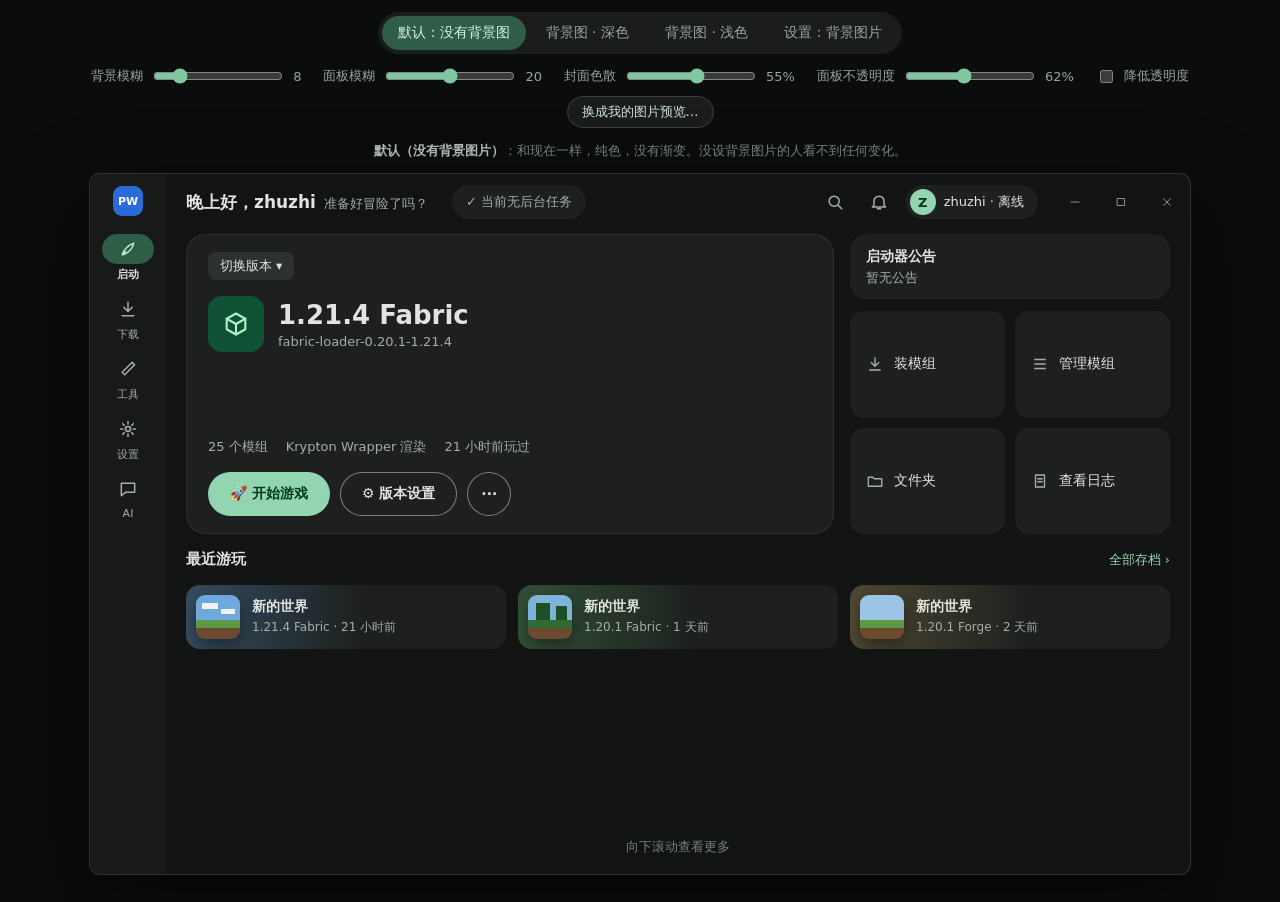
<file: design/mockups/desktop-background.html>
<!doctype html>
<html lang="zh-CN">
<head>
<meta charset="utf-8">
<meta name="viewport" content="width=device-width, initial-scale=1">
<title>主页背景图片效果图</title>
<style>
  :root { color-scheme: dark; }
  * { box-sizing: border-box; }
  html, body { margin: 0; background: #0b0d0c; color: #e2e6e2;
    font-family: system-ui, "Microsoft YaHei UI", "PingFang SC", "Noto Sans SC", sans-serif; }
  .page { display: flex; flex-direction: column; align-items: center; gap: 12px; padding: 12px 16px 28px; }
  .tabs { display: flex; flex-wrap: wrap; justify-content: center; gap: 4px; padding: 4px; border-radius: 999px; background: #1a1d1b; }
  .tabs button { border: 0; background: none; color: #9aa59d; font: inherit; font-size: 14px; padding: 8px 16px; border-radius: 999px; cursor: pointer; }
  .tabs button.on { background: #2f5d47; color: #d7f2e3; }
  .controls { display: flex; flex-wrap: wrap; justify-content: center; align-items: center; gap: 10px 22px; font-size: 13px; color: #9aa59d; }
  .controls label { display: flex; align-items: center; gap: 8px; }
  .controls input[type=range] { width: 130px; accent-color: #7fc7a1; }
  .controls .pick { border: 1px solid #3a423d; background: #1a1d1b; color: #cfe3d7; border-radius: 999px; padding: 6px 14px; cursor: pointer; font: inherit; font-size: 13px; }
  .note { max-width: 980px; color: #7c877f; font-size: 13px; line-height: 1.7; text-align: center; }
  .note b { color: #b7c3ba; font-weight: 600; }

  /* ---------- 窗口：按真实逻辑像素 1100×700 画，整体缩放进浏览器 ---------- */
  .stage { width: min(1100px, 100%); }
  .win { position: relative; width: 1100px; height: 700px; border-radius: 10px; overflow: hidden; transform-origin: top left;
    box-shadow: 0 0 0 1px #2c322e, 0 30px 80px rgba(0,0,0,.6); }

  /* 主题色（默认种子 #2F6B4F 生成的 MD3 配色，近似值） */
  .win.dark  { --bg:#111412; --rail:#171a18; --s1:#1d201e; --s2:#232724; --s3:#2d322f; --text:#e1e4e0; --muted:#a6aea8; --faint:#78817b;
               --primary:#94d5b1; --on-primary:#00391f; --pc:#0f5135; --on-pc:#b0f1cc; --sel:#2f5d47; --line:rgba(255,255,255,.07); --tint:17,20,18; --dim:.35; }
  .win.light { --bg:#f5fbf6; --rail:#eaf0eb; --s1:#eff5f0; --s2:#e9efea; --s3:#dfe5e0; --text:#171d19; --muted:#404943; --faint:#707973;
               --primary:#2c6a4c; --on-primary:#ffffff; --pc:#b0f1cc; --on-pc:#002113; --sel:#c4e8d3; --line:rgba(0,0,0,.08); --tint:245,251,246; --dim:.10; }
  .win { background: var(--bg); color: var(--text); }

  /* 背景层：图片整体模糊一次，再按明暗压一层颜色保证文字清楚 */
  .bgimg { position: absolute; inset: 0; background-size: 1100px 700px; background-repeat: no-repeat; filter: blur(var(--blur, 24px)); display: none; }
  .bgdim { position: absolute; inset: 0; background: rgba(var(--tint), var(--dim)); display: none; }
  .win.image .bgimg, .win.image .bgdim { display: block; }

  .app { position: relative; display: flex; width: 100%; height: 100%; }

  /* 面板：没有背景图时是实色；有背景图时半透明，透出模糊后的背景 */
  .panel { background: var(--s1); }
  .win.image .panel { background: rgba(var(--tint), var(--alpha, .62)); }
  .win.image.solid .panel { background: rgba(var(--tint), .94); }
  .win.image .panel.strong { background: rgba(var(--tint), calc(var(--alpha, .62) + .12)); }
  .win.image .panel { box-shadow: inset 0 0 0 1px var(--line); }
  /* 面板自己画一份和窗口对齐的背景图片，用「面板模糊」单独模糊，再叠一层主题色：与背景模糊互不影响 */
  .win.image .panel, .win.image .rail { position: relative; overflow: hidden; isolation: isolate; background: transparent !important; }
  .glass, .tintl { position: absolute; z-index: -1; pointer-events: none; }
  .glass { background-size: 1100px 700px; background-repeat: no-repeat; filter: blur(var(--pblur, 0px)); }
  .tintl { inset: 0; background: rgba(var(--tint), var(--alpha, .62)); }
  .win.image .panel.strong .tintl { background: rgba(var(--tint), calc(var(--alpha, .62) + .12)); }
  .win.image .rail .tintl { background: rgba(var(--tint), calc(var(--alpha, .62) + .08)); }
  .win.image.solid .tintl { background: rgba(var(--tint), .94) !important; }

  .rail { width: 76px; flex: none; display: flex; flex-direction: column; align-items: center; padding: 12px 0; gap: 4px; background: var(--rail); }
  .win.image .rail { background: rgba(var(--tint), calc(var(--alpha, .62) + .08)); box-shadow: inset -1px 0 0 var(--line); }
  .logo { width: 30px; height: 30px; border-radius: 9px; margin-bottom: 10px; background: #2b6bd9; display: grid; place-items: center; color: #fff; font-size: 11px; font-weight: 800; }
  .nav { width: 60px; display: flex; flex-direction: column; align-items: center; gap: 3px; padding: 4px 0; color: var(--muted); font-size: 11px; }
  .nav .ic { width: 52px; height: 30px; border-radius: 15px; display: grid; place-items: center; }
  .nav.on { color: var(--text); font-weight: 600; }
  .nav.on .ic { background: var(--sel); color: var(--on-pc); }
  .win.light .nav.on .ic { color: var(--on-pc); }
  svg { width: 20px; height: 20px; fill: none; stroke: currentColor; stroke-width: 1.8; stroke-linecap: round; stroke-linejoin: round; }

  .main { flex: 1; min-width: 0; display: flex; flex-direction: column; }
  .top { height: 56px; flex: none; display: flex; align-items: center; gap: 10px; padding-left: 20px; }
  .hello b { font-size: 17px; } .hello span { color: var(--muted); font-size: 13px; margin-left: 8px; }
  .grow { flex: 1; }
  .pill { display: flex; align-items: center; gap: 8px; height: 34px; padding: 0 14px; border-radius: 17px; font-size: 13px; color: var(--muted); white-space: nowrap; }
  .ibtn { width: 34px; height: 34px; border-radius: 17px; display: grid; place-items: center; color: var(--muted); }
  .av { width: 26px; height: 26px; border-radius: 50%; background: var(--primary); color: var(--on-primary); display: grid; place-items: center; font-size: 13px; font-weight: 700; }
  .wb { display: flex; height: 100%; margin-left: 4px; } .wb div { width: 46px; display: grid; place-items: center; color: var(--muted); } .wb svg { width: 14px; height: 14px; stroke-width: 1.4; }

  .content { flex: 1; min-height: 0; display: flex; flex-direction: column; gap: 16px; padding: 4px 20px 18px; }
  .row { display: grid; grid-template-columns: minmax(0, 1fr) 320px; gap: 16px; height: 300px; }

  .hero { border-radius: 20px; padding: 18px 22px; display: flex; flex-direction: column; }
  .win:not(.image) .hero { background: var(--s1); box-shadow: inset 0 0 0 1px var(--line); }
  .chip { align-self: flex-start; display: inline-flex; align-items: center; gap: 4px; height: 28px; padding: 0 12px; border-radius: 8px; background: var(--s3); font-size: 12.5px; }
  .win.image .chip { background: rgba(var(--tint), .5); }
  .vtitle { display: flex; align-items: center; gap: 14px; margin-top: 16px; }
  .vicon { width: 56px; height: 56px; border-radius: 14px; background: var(--pc); color: var(--on-pc); display: grid; place-items: center; }
  .vicon svg { width: 28px; height: 28px; }
  .vname { font-size: 26px; font-weight: 800; }
  .vsub { color: var(--muted); font-size: 13px; margin-top: 4px; }
  .facts { display: flex; gap: 18px; margin-top: auto; color: var(--muted); font-size: 13px; }
  .btns { display: flex; gap: 10px; margin-top: 16px; }
  .btn { height: 44px; padding: 0 22px; border-radius: 22px; display: inline-flex; align-items: center; gap: 8px; font-size: 14px; font-weight: 700; }
  .btn.fill { background: var(--primary); color: var(--on-primary); }
  .btn.out { box-shadow: inset 0 0 0 1px var(--faint); color: var(--text); font-weight: 600; }
  .btn.icon { width: 44px; padding: 0; justify-content: center; }

  .side { display: flex; flex-direction: column; gap: 12px; }
  .notice { border-radius: 16px; padding: 12px 16px; }
  .notice b { font-size: 14px; } .notice div { color: var(--muted); font-size: 12.5px; margin-top: 4px; }
  .quick { flex: 1; display: grid; grid-template-columns: 1fr 1fr; gap: 10px; }
  .q { border-radius: 14px; display: flex; align-items: center; gap: 10px; padding: 0 16px; font-size: 14px; }
  .q svg { width: 18px; height: 18px; color: var(--muted); }

  .sect { display: flex; align-items: baseline; justify-content: space-between; }
  .sect b { font-size: 15px; } .sect span { color: var(--primary); font-size: 13px; }
  .worlds { display: grid; grid-template-columns: repeat(3, minmax(0, 1fr)); gap: 12px; }
  .wt { height: 64px; border-radius: 14px; display: flex; align-items: center; gap: 12px; padding: 0 10px; position: relative; overflow: hidden; }
  .wt .grad { position: absolute; inset: 0; opacity: .9; }
  .wt > *:not(.grad):not(.glass):not(.tintl):not(.disp) { position: relative; }
  /* 自定义背景时：存档条和其他面板一样是毛玻璃，再叠一层封面主色的微弱色散 */
  .disp { position: absolute; inset: 0; z-index: -1; pointer-events: none; display: none; mix-blend-mode: screen; opacity: var(--disp, .55); }
  .win.light .disp { mix-blend-mode: multiply; opacity: calc(var(--disp, .55) * .6); }
  .win.image .wt .grad { display: none; }
  .win.image .wt .disp { display: block; }
  .thumb { width: 44px; height: 44px; border-radius: 9px; box-shadow: 0 6px 14px rgba(0,0,0,.35); image-rendering: pixelated; }
  /* 直接放在背景上的文字（问候、小标题）：按它后面背景的亮度自动用黑字或白字，深色与浅色模式同一套逻辑 */
  .onbg-light, .onbg-light * { color: #f5f7f5 !important; text-shadow: 0 1px 1px rgba(0,0,0,.35); }
  .onbg-dark, .onbg-dark * { color: #111512 !important; text-shadow: 0 1px 1px rgba(255,255,255,.3); }
  .onbg-light span, .onbg-light small { color: rgba(245,247,245,.78) !important; }
  .onbg-dark span, .onbg-dark small { color: rgba(17,21,18,.72) !important; }
  .wt b { font-size: 14px; display: block; } .wt small { color: var(--muted); font-size: 12px; }
  .more { text-align: center; color: var(--faint); font-size: 12.5px; margin-top: auto; }

  /* 设置页 */
  .settings { flex: 1; min-height: 0; display: flex; gap: 0; }
  .subnav { width: 196px; flex: none; padding: 0 6px 16px 14px; display: flex; flex-direction: column; gap: 2px; }
  /* 二级菜单在背景图模式下也是毛玻璃面板，不直接压在背景上 */
  .win.image .subnav { margin: 0 4px 16px 12px; padding: 4px 6px 12px; border-radius: 20px; }
  .gtitle { font-size: 12px; color: var(--muted); padding: 12px 12px 6px; }
  .sitem { height: 44px; border-radius: 22px; display: flex; align-items: center; gap: 10px; padding: 0 16px; font-size: 14px; color: var(--muted); }
  .sitem.on { background: var(--sel); color: var(--on-pc); font-weight: 700; }
  .sitem svg { width: 19px; height: 19px; }
  .scontent { flex: 1; min-width: 0; padding: 2px 20px 16px 6px; overflow: hidden; }
  .scontent h3 { margin: 4px 0 10px 4px; font-size: 14px; font-weight: 600; }
  .group { border-radius: 18px; overflow: hidden; }
  .srow { display: flex; align-items: center; gap: 16px; padding: 14px 20px; box-shadow: 0 1px 0 var(--line); }
  .srow:last-child { box-shadow: none; }
  .srow .t { flex: 1; } .srow .t b { font-size: 14px; font-weight: 600; display: block; } .srow .t small { color: var(--muted); font-size: 12.5px; }
  .srow svg { color: var(--muted); }
  .preview { width: 150px; height: 84px; border-radius: 10px; background-size: cover; background-position: center; box-shadow: inset 0 0 0 1px var(--line); }
  .seg { display: flex; border-radius: 18px; box-shadow: inset 0 0 0 1px var(--faint); overflow: hidden; font-size: 13px; }
  .seg div { padding: 7px 14px; } .seg .on { background: var(--sel); color: var(--on-pc); font-weight: 600; }
  .slider { width: 200px; height: 4px; border-radius: 2px; background: var(--s3); position: relative; }
  .slider i { position: absolute; left: 0; top: 0; bottom: 0; border-radius: 2px; background: var(--primary); }
  .slider em { position: absolute; top: 50%; width: 16px; height: 16px; margin: -8px 0 0 -8px; border-radius: 50%; background: var(--primary); }
  .sw { width: 52px; height: 32px; border-radius: 16px; background: var(--s3); position: relative; box-shadow: inset 0 0 0 2px var(--faint); }
  .sw::after { content: ""; position: absolute; left: 8px; top: 8px; width: 16px; height: 16px; border-radius: 50%; background: var(--faint); }
  .sw.on { background: var(--primary); box-shadow: none; } .sw.on::after { left: 24px; top: 4px; width: 24px; height: 24px; background: var(--on-primary); }
  .swatches { display: flex; gap: 10px; margin-top: 10px; align-items: center; }
  .swatches .sc { width: 34px; height: 34px; border-radius: 50%; cursor: pointer; box-shadow: inset 0 0 0 2px rgba(255,255,255,.18); position: relative; }
  .swatches .sc.on::after { content: "✓"; position: absolute; inset: 0; display: grid; place-items: center; color: #fff; font-weight: 800; text-shadow: 0 1px 2px rgba(0,0,0,.6); }
  .swatches input[type=color] { width: 40px; height: 34px; border: 0; padding: 0; background: none; cursor: pointer; }
  #tmode div { cursor: pointer; }
  .tbtn { height: 36px; padding: 0 16px; border-radius: 18px; display: inline-flex; align-items: center; font-size: 13px; font-weight: 600; box-shadow: inset 0 0 0 1px var(--faint); }
  .tbtn.fill { box-shadow: none; background: var(--sel); color: var(--on-pc); }
</style>
</head>
<body>
<div class="page">
  <div class="tabs" id="tabs">
    <button data-v="plain" class="on">默认：没有背景图</button>
    <button data-v="dark">背景图 · 深色</button>
    <button data-v="light">背景图 · 浅色</button>
    <button data-v="settings">设置：背景图片</button>
  </div>
  <div class="controls">
    <label>背景模糊 <input type="range" id="blur" min="0" max="48" value="8"><span id="blurv">8</span></label>
    <label>面板模糊 <input type="range" id="pblur" min="0" max="40" value="20"><span id="pblurv">20</span></label>
    <label>封面色散 <input type="range" id="disp" min="0" max="100" value="55"><span id="dispv">55%</span></label>
    <label>面板不透明度 <input type="range" id="alpha" min="35" max="95" value="62"><span id="alphav">62%</span></label>
    <label><input type="checkbox" id="solid"> 降低透明度</label>
    <button class="pick" id="pick">换成我的图片预览…</button>
    <input type="file" id="file" accept="image/*" hidden>
  </div>
  <div class="note" id="note"></div>
  <div class="stage" id="stage"><div class="win dark" id="win"></div></div>
</div>

<template id="tpl-home">
  <div class="bgimg"></div><div class="bgdim"></div>
  <div class="app">
    <div class="rail">
      <div class="logo">PW</div>
      <div class="nav on"><div class="ic"><svg viewBox="0 0 24 24"><path d="M5 19c2-6 6-11 14-14-2 8-7 12-13 14z"/><path d="M9 15l-3 3"/></svg></div>启动</div>
      <div class="nav"><div class="ic"><svg viewBox="0 0 24 24"><path d="M12 4v11m-5-5l5 5 5-5M5 20h14"/></svg></div>下载</div>
      <div class="nav"><div class="ic"><svg viewBox="0 0 24 24"><path d="M14 7l3-3 3 3-3 3m-3-3l-9 9 3 3 9-9"/></svg></div>工具</div>
      <div class="nav"><div class="ic"><svg viewBox="0 0 24 24"><circle cx="12" cy="12" r="3"/><path d="M12 3v3m0 12v3m9-9h-3M6 12H3m15.4-6.4l-2.1 2.1M7.7 16.3l-2.1 2.1m12.8 0l-2.1-2.1M7.7 7.7L5.6 5.6"/></svg></div>设置</div>
      <div class="nav"><div class="ic"><svg viewBox="0 0 24 24"><path d="M4 5h16v11H9l-5 4z"/></svg></div>AI</div>
    </div>
    <div class="main">
      <div class="top">
        <div class="hello"><b>晚上好，zhuzhi</b><span>准备好冒险了吗？</span></div>
        <div class="pill panel" style="margin-left:14px">✓ 当前无后台任务</div>
        <div class="grow"></div>
        <div class="ibtn"><svg viewBox="0 0 24 24"><circle cx="11" cy="11" r="6"/><path d="M20 20l-4.5-4.5"/></svg></div>
        <div class="ibtn"><svg viewBox="0 0 24 24"><path d="M6 16V11a6 6 0 0112 0v5l2 2H4zM10 20h4"/></svg></div>
        <div class="pill panel" style="padding-left:4px;color:var(--text)"><span class="av">Z</span>zhuzhi · 离线</div>
        <div class="wb"><div><svg viewBox="0 0 24 24"><path d="M5 12h14"/></svg></div><div><svg viewBox="0 0 24 24"><rect x="6" y="6" width="12" height="12"/></svg></div><div><svg viewBox="0 0 24 24"><path d="M6 6l12 12M18 6L6 18"/></svg></div></div>
      </div>
      <div class="content">
        <div class="row">
          <div class="hero panel strong">
            <div class="chip">切换版本 ▾</div>
            <div class="vtitle">
              <div class="vicon"><svg viewBox="0 0 24 24"><path d="M12 3l8 4.5v9L12 21l-8-4.5v-9z"/><path d="M4 7.5l8 4.5 8-4.5M12 12v9"/></svg></div>
              <div><div class="vname">1.21.4 Fabric</div><div class="vsub">fabric-loader-0.20.1-1.21.4</div></div>
            </div>
            <div class="facts"><span>25 个模组</span><span>Krypton Wrapper 渲染</span><span>21 小时前玩过</span></div>
            <div class="btns">
              <div class="btn fill">🚀 开始游戏</div><div class="btn out">⚙ 版本设置</div><div class="btn out icon">···</div>
            </div>
          </div>
          <div class="side">
            <div class="notice panel"><b>启动器公告</b><div>暂无公告</div></div>
            <div class="quick">
              <div class="q panel"><svg viewBox="0 0 24 24"><path d="M12 4v11m-5-5l5 5 5-5M5 20h14"/></svg>装模组</div>
              <div class="q panel"><svg viewBox="0 0 24 24"><path d="M5 6h14M5 12h14M5 18h14"/></svg>管理模组</div>
              <div class="q panel"><svg viewBox="0 0 24 24"><path d="M3 7h6l2 2h10v10H3z"/></svg>文件夹</div>
              <div class="q panel"><svg viewBox="0 0 24 24"><path d="M6 4h12v16H6zM9 9h6M9 13h6"/></svg>查看日志</div>
            </div>
          </div>
        </div>
        <div class="sect"><b>最近游玩</b><span>全部存档 ›</span></div>
        <div class="worlds">
          <div class="wt panel"><div class="grad" style="background:linear-gradient(90deg, rgba(84,140,190,.45), transparent 55%)"></div><div class="disp" style="background:radial-gradient(70% 140% at 8% 50%, rgba(84,140,200,.55), transparent 70%), radial-gradient(60% 120% at 30% 100%, rgba(230,236,245,.30), transparent 70%)"></div><canvas class="thumb" data-c="sky"></canvas><div><b>新的世界</b><small>1.21.4 Fabric · 21 小时前</small></div></div>
          <div class="wt panel"><div class="grad" style="background:linear-gradient(90deg, rgba(80,150,90,.45), transparent 55%)"></div><div class="disp" style="background:radial-gradient(70% 140% at 8% 50%, rgba(60,140,70,.55), transparent 70%), radial-gradient(60% 120% at 30% 100%, rgba(120,175,215,.30), transparent 70%)"></div><canvas class="thumb" data-c="forest"></canvas><div><b>新的世界</b><small>1.20.1 Fabric · 1 天前</small></div></div>
          <div class="wt panel"><div class="grad" style="background:linear-gradient(90deg, rgba(150,130,80,.45), transparent 55%)"></div><div class="disp" style="background:radial-gradient(70% 140% at 8% 50%, rgba(150,175,80,.55), transparent 70%), radial-gradient(60% 120% at 30% 100%, rgba(160,200,230,.30), transparent 70%)"></div><canvas class="thumb" data-c="plains"></canvas><div><b>新的世界</b><small>1.20.1 Forge · 2 天前</small></div></div>
        </div>
        <div class="more">向下滚动查看更多</div>
      </div>
    </div>
  </div>
</template>

<template id="tpl-settings">
  <div class="bgimg"></div><div class="bgdim"></div>
  <div class="app">
    <div class="rail">
      <div class="logo">PW</div>
      <div class="nav"><div class="ic"><svg viewBox="0 0 24 24"><path d="M5 19c2-6 6-11 14-14-2 8-7 12-13 14z"/></svg></div>启动</div>
      <div class="nav"><div class="ic"><svg viewBox="0 0 24 24"><path d="M12 4v11m-5-5l5 5 5-5M5 20h14"/></svg></div>下载</div>
      <div class="nav"><div class="ic"><svg viewBox="0 0 24 24"><path d="M14 7l3-3 3 3-3 3m-3-3l-9 9 3 3 9-9"/></svg></div>工具</div>
      <div class="nav on"><div class="ic"><svg viewBox="0 0 24 24"><circle cx="12" cy="12" r="3"/><path d="M12 3v3m0 12v3m9-9h-3M6 12H3"/></svg></div>设置</div>
      <div class="nav"><div class="ic"><svg viewBox="0 0 24 24"><path d="M4 5h16v11H9l-5 4z"/></svg></div>AI</div>
    </div>
    <div class="main">
      <div class="top"><div class="hello"><b>设置</b></div><div class="grow"></div>
        <div class="wb"><div><svg viewBox="0 0 24 24"><path d="M5 12h14"/></svg></div><div><svg viewBox="0 0 24 24"><rect x="6" y="6" width="12" height="12"/></svg></div><div><svg viewBox="0 0 24 24"><path d="M6 6l12 12M18 6L6 18"/></svg></div></div>
      </div>
      <div class="settings">
        <div class="subnav panel">
          <div class="gtitle">游戏</div>
          <div class="sitem"><svg viewBox="0 0 24 24"><path d="M5 19c2-6 6-11 14-14-2 8-7 12-13 14z"/></svg>启动</div>
          <div class="sitem"><svg viewBox="0 0 24 24"><path d="M6 8h10v6a4 4 0 01-4 4h-2a4 4 0 01-4-4z"/></svg>Java</div>
          <div class="gtitle">启动器</div>
          <div class="sitem on"><svg viewBox="0 0 24 24"><circle cx="12" cy="12" r="8"/><circle cx="9" cy="10" r="1"/><circle cx="14" cy="9" r="1"/></svg>个性化</div>
          <div class="sitem"><svg viewBox="0 0 24 24"><path d="M5 7h14M5 12h14M5 17h14"/></svg>其他</div>
          <div class="gtitle">AI</div>
          <div class="sitem"><svg viewBox="0 0 24 24"><path d="M12 3l2 5 5 2-5 2-2 5-2-5-5-2 5-2z"/></svg>模型与接口</div>
        </div>
        <div class="scontent">
          <h3>个性化</h3>
          <div class="group panel">
            <div class="srow"><svg viewBox="0 0 24 24"><path d="M12 3a9 9 0 100 18 6 6 0 010-18z"/></svg><div class="t"><b>颜色模式</b><small>启动器界面的明暗模式</small></div>
              <div class="seg"><div>跟随系统</div><div>浅色</div><div class="on">深色</div></div></div>
            <div class="srow"><svg viewBox="0 0 24 24"><rect x="3" y="5" width="18" height="14" rx="2"/><path d="M3 16l5-5 4 4 3-3 6 6"/></svg>
              <div class="t"><b>背景图片</b><small>只在电脑上生效。显示在整个窗口后面，界面面板会变成半透明</small></div>
              <div class="preview" id="pv"></div>
              <div style="display:flex;flex-direction:column;gap:8px"><div class="tbtn fill">选择图片…</div><div class="tbtn">移除</div></div></div>
            <div class="srow"><svg viewBox="0 0 24 24"><circle cx="12" cy="12" r="8"/><path d="M12 4v16"/></svg><div class="t"><b>背景模糊</b><small>整张背景图片的模糊程度；为 0 时背景保持清晰</small></div>
              <div class="slider"><i style="width:17%"></i><em style="left:17%"></em></div></div>
            <div class="srow"><svg viewBox="0 0 24 24"><rect x="4" y="6" width="16" height="12" rx="3"/><path d="M8 10h8M8 14h5"/></svg><div class="t"><b>面板模糊</b><small>只模糊面板后面的部分（毛玻璃），越模糊，面板上的文字越清楚</small></div>
              <div class="slider"><i style="width:50%"></i><em style="left:50%"></em></div></div>
            <div class="srow"><svg viewBox="0 0 24 24"><rect x="4" y="4" width="16" height="16" rx="3"/><path d="M4 14h16"/></svg><div class="t"><b>面板不透明度</b><small>面板越透明，背景图片越明显</small></div>
              <div class="slider"><i style="width:45%"></i><em style="left:45%"></em></div></div>
            <div class="srow"><svg viewBox="0 0 24 24"><path d="M4 12h16"/></svg><div class="t"><b>降低透明度</b><small>保留背景图片，但面板几乎不透明，适合图片很花或者想要更清楚的文字</small></div>
              <div class="sw"></div></div>
            <div class="srow" style="align-items:flex-start"><svg viewBox="0 0 24 24" style="margin-top:2px"><path d="M4 7h16M4 12h10M4 17h6"/></svg>
              <div class="t"><b>主题色</b><small id="themehint"></small>
                <div class="swatches" id="swatches"></div></div>
              <div class="seg" id="tmode"><div data-m="auto">跟随背景（MD3）</div><div data-m="manual">手动选择</div></div></div>
          </div>
        </div>
      </div>
    </div>
  </div>
</template>

<script>
// 默认背景：用代码画的像素风景（自己画的，不涉及版权）
function scenery(w, h) {
  const c = document.createElement('canvas'); c.width = w; c.height = h; const g = c.getContext('2d');
  const sky = g.createLinearGradient(0, 0, 0, h); sky.addColorStop(0, '#5b8fc9'); sky.addColorStop(.55, '#a9cbe6'); sky.addColorStop(1, '#e6d6b8');
  g.fillStyle = sky; g.fillRect(0, 0, w, h);
  g.fillStyle = '#fff4c8'; g.fillRect(w * .72, h * .16, 64, 64);
  const px = 16; let seed = 7; const rnd = () => (seed = (seed * 9301 + 49297) % 233280) / 233280;
  const layer = (base, amp, col, top) => { for (let x = 0; x < w; x += px) { const y = Math.round((base + Math.sin(x / 140 + amp) * 40 + rnd() * 24) / px) * px;
      g.fillStyle = col; g.fillRect(x, y, px, h - y); g.fillStyle = top; g.fillRect(x, y, px, px); } };
  layer(h * .52, 1, '#6e8aa4', '#86a2bb'); layer(h * .62, 3, '#4f7a4a', '#6da35d'); layer(h * .74, 5, '#6b4a2f', '#5c9a45');
  for (let i = 0; i < 9; i++) { const x = Math.round(rnd() * w / px) * px, y = h * .66 + rnd() * 60; g.fillStyle = '#5b3b22'; g.fillRect(x + px, y, px, px * 3); g.fillStyle = '#2f6b33'; g.fillRect(x, y - px * 2, px * 3, px * 2.5); }
  return c.toDataURL('image/jpeg', .9);
}
function thumb(cv, kind) {
  cv.width = 16; cv.height = 16; const g = cv.getContext('2d');
  const sky = { sky: '#6fa8dc', forest: '#7fb2d8', plains: '#9cc4e4' }[kind];
  g.fillStyle = sky; g.fillRect(0, 0, 16, 16);
  g.fillStyle = kind === 'forest' ? '#2f6b33' : '#5c9a45'; g.fillRect(0, 9, 16, 7);
  g.fillStyle = '#6b4a2f'; g.fillRect(0, 12, 16, 4);
  if (kind === 'forest') { g.fillStyle = '#1f4f25'; g.fillRect(3, 3, 5, 6); g.fillRect(10, 4, 4, 5); }
  if (kind === 'sky') { g.fillStyle = '#f2f2f2'; g.fillRect(2, 3, 6, 2); g.fillRect(9, 5, 5, 2); }
}

let image = scenery(1400, 900);

// ---------- 主题色：跟随背景（按 MD3 的思路取候选色）或手动选择 ----------
let themeMode = 'auto', seedIdx = 0, manual = '#2f6b4f', candidates = [];
const hsl = (h, s, l) => `hsl(${h} ${s}% ${l}%)`;
function rgbToHsl(r, g, b) {
  r /= 255; g /= 255; b /= 255;
  const mx = Math.max(r, g, b), mn = Math.min(r, g, b); let h = 0, s = 0; const l = (mx + mn) / 2;
  if (mx !== mn) {
    const d = mx - mn; s = l > .5 ? d / (2 - mx - mn) : d / (mx + mn);
    h = mx === r ? (g - b) / d + (g < b ? 6 : 0) : mx === g ? (b - r) / d + 2 : (r - g) / d + 4; h *= 60;
  }
  return [h, s * 100, l * 100];
}
function hexToRgb(h) { const n = parseInt(h.slice(1), 16); return [n >> 16 & 255, n >> 8 & 255, n & 255]; }
// 候选色：按色相分组，按「面积 × 鲜艳程度」打分（Android 壁纸取色的 Score 也是这个思路），色相相差 30° 以上才算不同的候选
function extract(src) {
  return new Promise(res => {
    const im = new Image();
    im.onload = () => {
      const c = document.createElement('canvas'); c.width = 80; c.height = 50; const g = c.getContext('2d'); g.drawImage(im, 0, 0, 80, 50);
      const d = g.getImageData(0, 0, 80, 50).data; const bins = Array.from({ length: 36 }, () => ({ n: 0, r: 0, g: 0, b: 0, s: 0 }));
      for (let i = 0; i < d.length; i += 4) {
        const [h, s, l] = rgbToHsl(d[i], d[i + 1], d[i + 2]); if (s < 12 || l < 10 || l > 92) continue;
        const k = bins[Math.floor(h / 10) % 36]; k.n++; k.r += d[i]; k.g += d[i + 1]; k.b += d[i + 2]; k.s += s;
      }
      const scored = bins.map((k, i) => ({ i, score: k.n * (k.n ? k.s / k.n : 0), k })).filter(x => x.k.n).sort((a, b) => b.score - a.score);
      const out = [];
      for (const x of scored) {
        const h = x.i * 10 + 5;
        if (out.every(o => Math.min(Math.abs(o.h - h), 360 - Math.abs(o.h - h)) >= 30)) {
          out.push({ h, hex: `rgb(${Math.round(x.k.r / x.k.n)},${Math.round(x.k.g / x.k.n)},${Math.round(x.k.b / x.k.n)})` });
        }
        if (out.length === 4) break;
      }
      if (!out.length) out.push({ h: 150, hex: '#2f6b4f' });
      res(out);
    };
    im.src = src;
  });
}
// 由种子色相生成一套近似的 MD3 配色（真正实现时用 material_color_utilities 的 DynamicScheme）
function themeVars(h, dark) {
  return dark
    ? { '--bg': hsl(h, 8, 7), '--rail': hsl(h, 8, 9), '--s1': hsl(h, 8, 11), '--s2': hsl(h, 8, 13), '--s3': hsl(h, 7, 18),
        '--text': hsl(h, 10, 89), '--muted': hsl(h, 7, 68), '--faint': hsl(h, 5, 49), '--primary': hsl(h, 50, 74), '--on-primary': hsl(h, 70, 14),
        '--pc': hsl(h, 45, 22), '--on-pc': hsl(h, 65, 88), '--sel': hsl(h, 32, 30) }
    : { '--bg': hsl(h, 30, 97), '--rail': hsl(h, 20, 93), '--s1': hsl(h, 20, 95), '--s2': hsl(h, 16, 92), '--s3': hsl(h, 12, 87),
        '--text': hsl(h, 12, 10), '--muted': hsl(h, 7, 27), '--faint': hsl(h, 5, 45), '--primary': hsl(h, 52, 30), '--on-primary': '#fff',
        '--pc': hsl(h, 60, 86), '--on-pc': hsl(h, 70, 10), '--sel': hsl(h, 45, 83) };
}
const themeKeys = ['--bg', '--rail', '--s1', '--s2', '--s3', '--text', '--muted', '--faint', '--primary', '--on-primary', '--pc', '--on-pc', '--sel', '--tint'];
function seedHue() { return themeMode === 'manual' ? rgbToHsl(...hexToRgb(manual))[0] : (candidates[seedIdx] || candidates[0] || { h: 150 }).h; }
function applyTheme() {
  themeKeys.forEach(k => win.style.removeProperty(k));
  if (view === 'plain') return;
  const dark = view !== 'light'; const h = Math.round(seedHue());
  for (const [k, x] of Object.entries(themeVars(h, dark))) win.style.setProperty(k, x);
  // 面板的半透明底色（rgb 三个数）
  const c = document.createElement('div'); c.style.color = dark ? hsl(h, 12, 8) : hsl(h, 30, 96); document.body.appendChild(c);
  const m = getComputedStyle(c).color.match(/\d+/g); c.remove(); win.style.setProperty('--tint', m.slice(0, 3).join(','));
}
function renderTheme() {
  const sw = win.querySelector('#swatches'); if (!sw) return;
  win.querySelectorAll('#tmode div').forEach(d => { d.classList.toggle('on', d.dataset.m === themeMode); d.onclick = () => { themeMode = d.dataset.m; render(); }; });
  win.querySelector('#themehint').textContent = themeMode === 'auto'
    ? '从背景图片里取出的候选色，默认用第一个；点其他颜色切换，换背景图片后自动更新'
    : '自己选择一个颜色作为主题色，不随背景图片变化';
  sw.innerHTML = '';
  if (themeMode === 'auto') {
    candidates.forEach((c, i) => {
      const e = document.createElement('div'); e.className = 'sc' + (i === seedIdx ? ' on' : '');
      e.style.background = c.hex; e.title = '色相 ' + c.h + '°'; e.onclick = () => { seedIdx = i; render(); }; sw.appendChild(e);
    });
  } else {
    const inp = document.createElement('input'); inp.type = 'color'; inp.value = manual;
    inp.oninput = () => { manual = inp.value; applyTheme(); }; inp.onchange = () => render(); sw.appendChild(inp);
    const t = document.createElement('div'); t.className = 'tbtn'; t.textContent = '更多颜色…'; sw.appendChild(t);
  }
}
async function refreshCandidates() { candidates = await extract(image); seedIdx = 0; render(); }
const notes = {
  plain: '<b>默认（没有背景图片）</b>：和现在一样，纯色，没有渐变。没设背景图片的人看不到任何变化。',
  dark: '<b>设了背景图片 · 深色</b>：背景图片按「背景模糊」整体模糊，面板再按「面板模糊」单独模糊它后面的部分（毛玻璃）；侧栏、顶栏的小部件、卡片和快捷按钮变成带主题色的半透明面板。最近游玩也是毛玻璃，再叠一层从封面取出的颜色、从封面位置向外的微弱色散（可以用「封面色散」调强弱）。上面的滑块可以调模糊和不透明度，也可以换成你自己的图片看看。',
  light: '<b>设了背景图片 · 浅色</b>：面板是带白色的半透明，背景上压一层很淡的白色。直接放在背景上的文字（问候、小标题）和深色模式一样，按后面背景的亮度自动用黑字或白字。',
  settings: '<b>设置 → 个性化</b>：选择图片、调模糊和不透明度、降低透明度，以及主题色：「跟随背景（MD3）」从背景图片取候选色并生成整套配色，「手动选择」自己选颜色。背景图片只在电脑上生效，手机保持实色。'
};
const win = document.getElementById('win');
let view = 'plain';
function render() {
  const tpl = document.getElementById(view === 'settings' ? 'tpl-settings' : 'tpl-home');
  win.innerHTML = tpl.innerHTML;
  win.className = 'win ' + (view === 'light' ? 'light' : 'dark') + (view === 'plain' ? '' : ' image') + (document.getElementById('solid').checked ? ' solid' : '');
  win.querySelector('.bgimg').style.backgroundImage = `url(${image})`;
  const pv = win.querySelector('#pv'); if (pv) pv.style.backgroundImage = `url(${image})`;
  win.querySelectorAll('canvas.thumb').forEach(c => thumb(c, c.dataset.c));
  win.style.setProperty('--blur', document.getElementById('blur').value + 'px');
  win.style.setProperty('--pblur', document.getElementById('pblur').value + 'px');
  win.style.setProperty('--disp', document.getElementById('disp').value / 100);
  win.style.setProperty('--alpha', document.getElementById('alpha').value / 100);
  applyTheme();
  renderTheme();
  if (view !== 'plain') glassify();
  document.getElementById('note').innerHTML = notes[view];
  fit();
  adaptText();
}
// 背景上的文字：取它后面那块背景（模糊后、压过一层颜色之后）的平均亮度，亮就用黑字，暗就用白字
let lumaCanvas = null, lumaFor = null;
function lumaAt(x, y, w, h) {
  if (lumaFor !== image) {
    const im = new Image(); im.src = image; lumaCanvas = document.createElement('canvas'); lumaCanvas.width = 110; lumaCanvas.height = 70;
    const ready = () => { lumaCanvas.getContext('2d').drawImage(im, 0, 0, 110, 70); lumaFor = image; adaptText(); };
    if (im.complete && im.naturalWidth) ready(); else { im.onload = ready; return null; }
  }
  const d = lumaCanvas.getContext('2d').getImageData(Math.max(0, x / 10 | 0), Math.max(0, y / 10 | 0), Math.max(1, w / 10 | 0), Math.max(1, h / 10 | 0)).data;
  let sum = 0; for (let i = 0; i < d.length; i += 4) sum += (0.2126 * d[i] + 0.7152 * d[i + 1] + 0.0722 * d[i + 2]) / 255;
  return sum / (d.length / 4);
}
function adaptText() {
  if (view === 'plain') return;
  const w = win.getBoundingClientRect(); const k = w.width / 1100; const dark = view !== 'light';
  const dim = dark ? .35 : .10, dimL = dark ? .05 : .97;
  win.querySelectorAll('.hello, .sect, .more, .scontent h3').forEach(el => {
    el.classList.remove('onbg-light', 'onbg-dark');
    const r = el.getBoundingClientRect(); const L0 = lumaAt((r.left - w.left) / k, (r.top - w.top) / k, r.width / k, r.height / k);
    if (L0 == null) return;
    const L = L0 * (1 - dim) + dimL * dim;
    el.classList.add(L > .55 ? 'onbg-dark' : 'onbg-light');
  });
}

// 给每个面板加上和窗口对齐的背景副本（模糊程度只看「面板模糊」）与主题色层
function glassify() {
  const w = win.getBoundingClientRect(); const k = w.width / 1100;
  win.querySelectorAll('.panel, .rail').forEach(el => {
    const r = el.getBoundingClientRect(); const x = (r.left - w.left) / k, y = (r.top - w.top) / k;
    const pad = 40; // 留出边缘，模糊后边缘不发虚
    const g = document.createElement('div'); g.className = 'glass';
    Object.assign(g.style, { left: -pad + 'px', top: -pad + 'px', right: -pad + 'px', bottom: -pad + 'px',
      backgroundImage: `url(${image})`, backgroundPosition: `${-x + pad}px ${-y + pad}px` });
    const t = document.createElement('div'); t.className = 'tintl';
    el.prepend(t); el.prepend(g);
  });
}
function fit() {
  const stage = document.getElementById('stage'); const s = Math.min(1, stage.clientWidth / 1100);
  win.style.transform = `scale(${s})`; stage.style.height = 700 * s + 'px';
}
document.getElementById('tabs').onclick = e => { const b = e.target.closest('button'); if (!b) return;
  document.querySelectorAll('#tabs button').forEach(x => x.classList.toggle('on', x === b)); view = b.dataset.v; render(); };
for (const id of ['blur', 'pblur', 'alpha', 'disp']) document.getElementById(id).oninput = e => {
  document.getElementById(id + 'v').textContent = e.target.value + (id === 'alpha' || id === 'disp' ? '%' : ''); render(); };
document.getElementById('solid').onchange = render;
document.getElementById('pick').onclick = () => document.getElementById('file').click();
document.getElementById('file').onchange = e => { const f = e.target.files[0]; if (!f) return;
  const r = new FileReader(); r.onload = () => { image = r.result; refreshCandidates(); if (view === 'plain') { view = 'dark';
    document.querySelectorAll('#tabs button').forEach(x => x.classList.toggle('on', x.dataset.v === 'dark')); } render(); }; r.readAsDataURL(f); };
addEventListener('resize', fit);
render();
refreshCandidates();
</script>
</body>
</html>
</file>
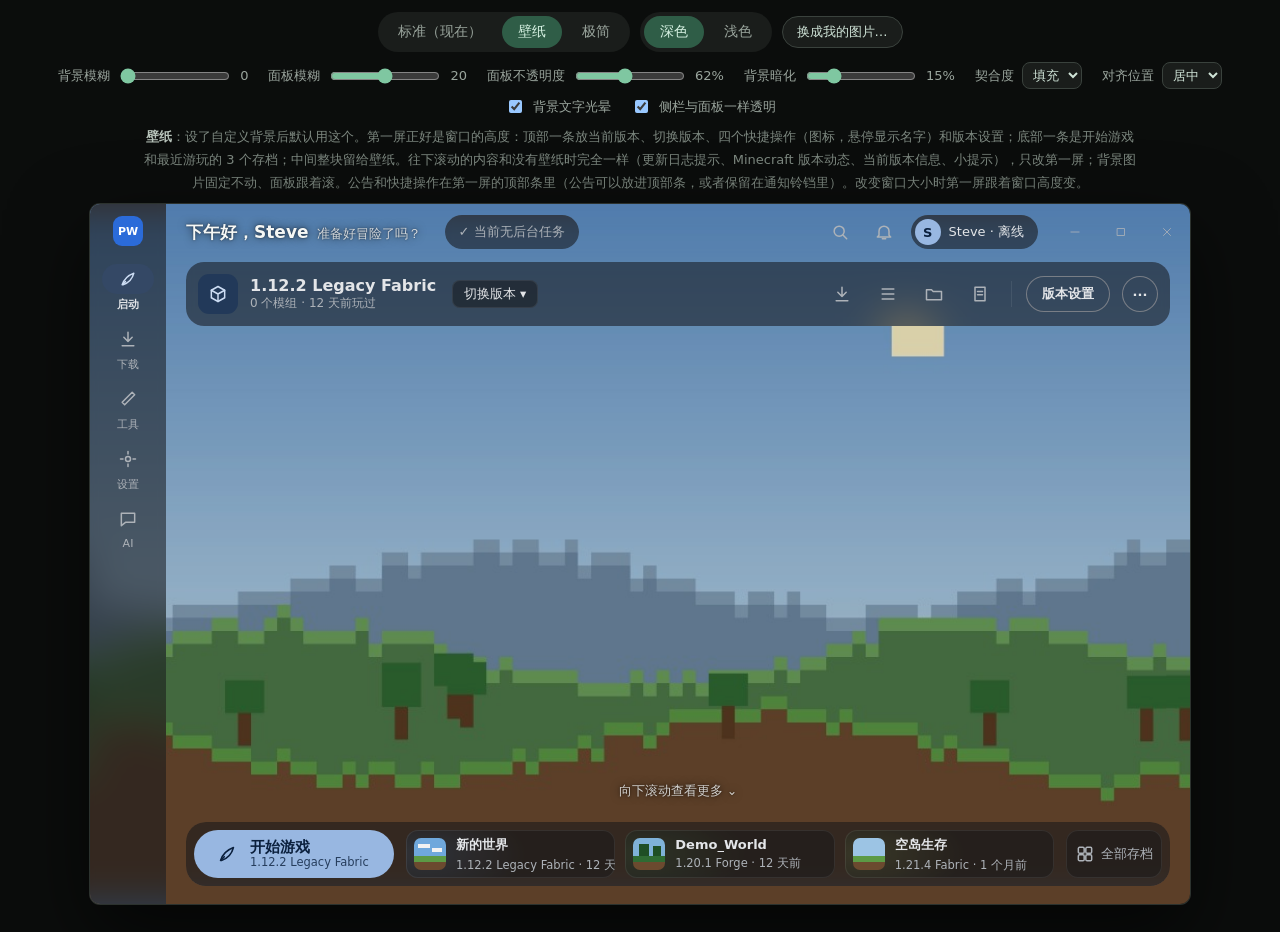
<file: design/mockups/desktop-layouts.html>
<!doctype html>
<html lang="zh-CN">
<head>
<meta charset="utf-8">
<meta name="viewport" content="width=device-width, initial-scale=1">
<title>首页排版预设</title>
<style>
  :root { color-scheme: dark; }
  * { box-sizing: border-box; }
  html, body { margin: 0; background: #0b0d0c; color: #e2e6e2;
    font-family: system-ui, "Microsoft YaHei UI", "PingFang SC", "Noto Sans SC", sans-serif; }
  .page { display: flex; flex-direction: column; align-items: center; gap: 10px; padding: 12px 16px 28px; }
  .bar { display: flex; flex-wrap: wrap; justify-content: center; align-items: center; gap: 10px; }
  .tabs { display: flex; gap: 4px; padding: 4px; border-radius: 999px; background: #1a1d1b; }
  .tabs button { border: 0; background: none; color: #9aa59d; font: inherit; font-size: 14px; padding: 7px 16px; border-radius: 999px; cursor: pointer; }
  .tabs button.on { background: #2f5d47; color: #d7f2e3; }
  .controls { display: flex; flex-wrap: wrap; justify-content: center; align-items: center; gap: 8px 20px; font-size: 13px; color: #9aa59d; }
  .controls label { display: flex; align-items: center; gap: 8px; }
  .controls input[type=range] { width: 110px; accent-color: #7fc7a1; }
  .controls select { background: #1a1d1b; color: #cfe3d7; border: 1px solid #3a423d; border-radius: 8px; padding: 4px 6px; font: inherit; }
  .pick { border: 1px solid #3a423d; background: #1a1d1b; color: #cfe3d7; border-radius: 999px; padding: 6px 14px; cursor: pointer; font: inherit; font-size: 13px; }
  .note { max-width: 1000px; color: #7c877f; font-size: 13px; line-height: 1.75; text-align: center; }
  .note b { color: #b7c3ba; font-weight: 600; }

  /* ---------- 窗口：按真实逻辑像素 1100×700 画，整体缩放进浏览器 ---------- */
  .stage { width: min(1100px, 100%); }
  .win { position: relative; width: 1100px; height: 700px; border-radius: 10px; overflow: hidden; transform-origin: top left;
    box-shadow: 0 0 0 1px #2c322e, 0 30px 80px rgba(0,0,0,.6); background: var(--bg); color: var(--text); }
  .bgimg { position: absolute; inset: 0; background-size: 1100px 700px; filter: blur(var(--blur, 8px)); transform: scale(1.04); }
  .bgdim { position: absolute; inset: 0; background: rgba(var(--dimc), var(--dim, .2)); }
  .app { position: relative; display: flex; width: 100%; height: 100%; }

  /* 毛玻璃：面板自己画一份和窗口对齐的背景，用「面板模糊」单独模糊，再叠一层主题色 */
  .panel, .rail { position: relative; overflow: hidden; isolation: isolate; box-shadow: inset 0 0 0 1px var(--line); }
  .glass, .tintl { position: absolute; z-index: -1; pointer-events: none; }
  .glass { background-size: 1100px 700px; filter: blur(var(--pblur, 20px)); }
  .tintl { inset: 0; background: rgba(var(--tint), var(--alpha, .62)); }
  .panel.strong .tintl { background: rgba(var(--tint), calc(var(--alpha, .62) + .1)); }
  .rail .tintl { background: rgba(var(--tint), calc(var(--alpha, .62) + var(--railx, .08))); }
  /* 面板里面的卡片：半透明叠在面板上，不再重复画背景 */
  .card { background: rgba(var(--tint), .45); box-shadow: inset 0 0 0 1px var(--line); }

  .rail { width: 76px; flex: none; display: flex; flex-direction: column; align-items: center; padding: 12px 0; gap: 4px; }
  .logo { width: 30px; height: 30px; border-radius: 9px; margin-bottom: 10px; background: #2b6bd9; display: grid; place-items: center; color: #fff; font-size: 11px; font-weight: 800; }
  .nav { width: 60px; display: flex; flex-direction: column; align-items: center; gap: 3px; padding: 4px 0; color: var(--muted); font-size: 11px; }
  .nav .ic { width: 52px; height: 30px; border-radius: 15px; display: grid; place-items: center; }
  .nav.on { color: var(--text); font-weight: 600; } .nav.on .ic { background: var(--sel); color: var(--on-pc); }
  svg { width: 20px; height: 20px; fill: none; stroke: currentColor; stroke-width: 1.8; stroke-linecap: round; stroke-linejoin: round; }

  .main { flex: 1; min-width: 0; display: flex; flex-direction: column; position: relative; }
  .top { height: 56px; flex: none; display: flex; align-items: center; gap: 10px; padding-left: 20px; }
  .hello b { font-size: 17px; } .hello span { font-size: 13px; margin-left: 8px; }
  .grow { flex: 1; }
  .pill { display: flex; align-items: center; gap: 8px; height: 34px; padding: 0 14px; border-radius: 17px; font-size: 13px; color: var(--muted); white-space: nowrap; }
  .ibtn { width: 34px; height: 34px; border-radius: 17px; display: grid; place-items: center; color: var(--muted); position: relative; }
  .ibtn.tip:hover::after { content: attr(data-t); position: absolute; top: 40px; left: 50%; transform: translateX(-50%); background: #222; color: #eee;
    font-size: 12px; padding: 4px 8px; border-radius: 6px; white-space: nowrap; z-index: 9; }
  .av { width: 26px; height: 26px; border-radius: 50%; background: var(--primary); color: var(--on-primary); display: grid; place-items: center; font-size: 13px; font-weight: 700; }
  .wb { display: flex; height: 100%; margin-left: 4px; } .wb div { width: 46px; display: grid; place-items: center; color: var(--muted); } .wb svg { width: 14px; height: 14px; stroke-width: 1.4; }

  /* 直接放在背景上的文字：整张图统一黑字或白字；可选柔和光晕 */
  .onbg { color: var(--fg) !important; text-shadow: var(--fgshadow); } .onbg span, .onbg small { color: var(--fgm) !important; }

  .btn { height: 44px; padding: 0 22px; border-radius: 22px; display: inline-flex; align-items: center; gap: 8px; font-size: 14px; font-weight: 700; white-space: nowrap; }
  .btn.fill { background: var(--primary); color: var(--on-primary); }
  .btn.out { box-shadow: inset 0 0 0 1px var(--faint); color: var(--text); font-weight: 600; }
  .btn.icon { width: 44px; padding: 0; justify-content: center; }
  .btn.sm { height: 36px; padding: 0 16px; font-size: 13px; } .btn.sm.icon { width: 36px; padding: 0; }
  .chip { display: inline-flex; align-items: center; gap: 4px; height: 28px; padding: 0 12px; border-radius: 8px; font-size: 12.5px; background: rgba(var(--tint), .5); box-shadow: inset 0 0 0 1px var(--line); white-space: nowrap; }
  .vicon { border-radius: 14px; background: var(--pc); color: var(--on-pc); display: grid; place-items: center; flex: none; }
  .muted { color: var(--muted); }
  .thumb { width: 44px; height: 44px; border-radius: 9px; box-shadow: 0 6px 14px rgba(0,0,0,.35); image-rendering: pixelated; flex: none; }
  .wt { border-radius: 14px; display: flex; align-items: center; gap: 12px; padding: 0 10px; position: relative; overflow: hidden; min-width: 0; }
  .wt b { font-size: 14px; display: block; white-space: nowrap; overflow: hidden; text-overflow: ellipsis; } .wt small { color: var(--muted); font-size: 12px; white-space: nowrap; }
  .disp { position: absolute; inset: 0; z-index: -1; pointer-events: none; mix-blend-mode: screen; opacity: .5; }
  .win.light .disp { mix-blend-mode: multiply; opacity: .3; }

  /* ---------- 标准：现在的布局 ---------- */
  .std { gap: 16px; padding: 4px 20px 18px; }
  .std .row { display: grid; grid-template-columns: minmax(0, 1fr) 300px; gap: 16px; height: 300px; }
  .std .hero { border-radius: 20px; padding: 18px 22px; display: flex; flex-direction: column; }
  .std .vicon { width: 56px; height: 56px; } .std .vicon svg { width: 28px; height: 28px; }
  .std .vname { font-size: 26px; font-weight: 800; }
  .std .side { display: flex; flex-direction: column; gap: 12px; }
  .std .notice { border-radius: 16px; padding: 12px 16px; flex: 1; } .std .notice b { font-size: 14px; }
  .std .quick { display: grid; grid-template-columns: 1fr 1fr; gap: 10px; }
  .q { height: 44px; border-radius: 14px; display: flex; align-items: center; gap: 10px; padding: 0 14px; font-size: 14px; }
  .q svg { width: 18px; height: 18px; color: var(--muted); }
  .std .sect { display: flex; justify-content: space-between; align-items: baseline; } .std .sect b { font-size: 15px; } .std .sect span { font-size: 13px; }
  .std .worlds { display: grid; grid-template-columns: repeat(3, minmax(0, 1fr)); gap: 12px; } .std .wt { height: 64px; }
  .std .more { text-align: center; font-size: 12.5px; margin-top: auto; }

  /* ---------- 壁纸：内容放在顶部和底部，中间留给图片 ---------- */
  .wp { padding: 2px 20px 18px; gap: 12px; }
  .strip { height: 64px; border-radius: 18px; display: flex; align-items: center; gap: 12px; padding: 0 12px 0 12px; flex: none; }
  .strip .vicon { width: 40px; height: 40px; border-radius: 11px; } .strip .vicon svg { width: 20px; height: 20px; }
  .strip .vname { font-size: 16px; font-weight: 800; } .strip .vsub { font-size: 12px; }
  .sep { width: 1px; height: 26px; background: var(--line); margin: 0 2px; }
  .badge::before { content: ""; position: absolute; top: 7px; right: 7px; width: 7px; height: 7px; border-radius: 50%; background: var(--primary); }
  .void { flex: 1; min-height: 0; position: relative; }
  .dock { border-radius: 20px; padding: 8px; display: flex; align-items: stretch; gap: 12px; flex: none; position: relative; }
  .start { width: 200px; height: 48px; border-radius: 24px; background: var(--primary); color: var(--on-primary); display: flex; align-items: center; gap: 12px; padding: 0 22px; flex: none; }
  .start b { font-size: 15px; display: block; line-height: 1.2; } .start small { font-size: 11.5px; opacity: .8; display: block; line-height: 1.2; }
  .start svg { width: 22px; height: 22px; }
  .dock .worlds { flex: 1; min-width: 0; display: grid; grid-template-columns: repeat(3, minmax(0, 1fr)); gap: 10px; } .dock .wt { height: 48px; padding: 0 8px; gap: 10px; border-radius: 12px; } .dock .thumb { width: 32px; height: 32px; border-radius: 7px; box-shadow: none; } .dock .wt b { font-size: 13px; } .dock .wt small { font-size: 11.5px; }
  .dock .all { width: 96px; border-radius: 12px; display: flex; flex-direction: row; align-items: center; justify-content: center; gap: 6px; font-size: 12.5px; color: var(--muted); flex: none; cursor: pointer; }
  .handle { position: absolute; left: 50%; top: -11px; transform: translateX(-50%); width: 64px; height: 22px; border-radius: 11px; display: grid; place-items: center; cursor: pointer; }
  .handle svg { width: 16px; height: 16px; color: var(--muted); }
  /* 首页可以往下滚动：第一屏正好是窗口的高度（顶部条 + 留给壁纸的空白 + 底部条），往下是全部存档、公告和快捷操作；背景图片固定不动 */
  .scroller { flex: 1; min-height: 0; overflow-y: auto; scrollbar-width: thin; scrollbar-color: rgba(127,127,127,.4) transparent; }
  .screen { display: flex; flex-direction: column; }
  .hint { position: absolute; left: 50%; bottom: 10px; transform: translateX(-50%); font-size: 12.5px; cursor: pointer; white-space: nowrap; }
  .below { display: grid; grid-template-columns: minmax(0, 1fr) 300px; gap: 12px; padding: 6px 20px 20px; align-items: start; }
  .below .box { border-radius: 18px; padding: 14px 16px; }
  .below .feed, .below .side { display: flex; flex-direction: column; gap: 12px; } .below .side { padding-top: 8px; }
  .feedhead { display: flex; align-items: baseline; gap: 10px; margin-top: 6px; } .feedhead b { font-size: 16px; } .feedhead span { font-size: 12px; }
  .below .news { border-radius: 18px; padding: 12px; display: flex; gap: 14px; }
  .nimg { width: 160px; height: 90px; border-radius: 12px; flex: none; }
  .news b { font-size: 15px; display: block; } .news small { color: var(--muted); font-size: 12px; } .news p { margin: 6px 0 0; font-size: 13px; color: var(--muted); }
  .kv { display: flex; justify-content: space-between; font-size: 13px; margin-top: 10px; } .kv span { color: var(--muted); } .kv b { font-weight: 600; }

  /* ---------- 极简：只有底部一条 ---------- */
  .mini { justify-content: flex-end; align-items: center; padding: 0 20px 22px; }
  .mdock { border-radius: 30px; padding: 10px 10px 10px 12px; display: flex; align-items: center; gap: 12px; }
  .mdock .vicon { width: 40px; height: 40px; border-radius: 12px; } .mdock .vicon svg { width: 20px; height: 20px; }
  .mdock .vname { font-size: 15px; font-weight: 800; } .mdock .vsub { font-size: 12px; }
  .mdock .start { width: auto; height: 52px; border-radius: 26px; padding: 0 24px; } .mdock .start b { font-size: 15px; }

  /* 主题色（深色、浅色），由背景图片取色后覆盖 */
  .win.dark  { --bg:#111412; --text:#e1e4e0; --muted:#a6aea8; --faint:#78817b; --primary:#94d5b1; --on-primary:#00391f; --pc:#0f5135; --on-pc:#b0f1cc; --sel:#2f5d47; --line:rgba(255,255,255,.08); --tint:17,20,18; --dimc:0,0,0; }
  .win.light { --bg:#f5fbf6; --text:#171d19; --muted:#404943; --faint:#707973; --primary:#2c6a4c; --on-primary:#fff; --pc:#b0f1cc; --on-pc:#002113; --sel:#c4e8d3; --line:rgba(0,0,0,.08); --tint:245,251,246; --dimc:255,255,255; }
</style>
</head>
<body>
<div class="page">
  <div class="bar">
    <div class="tabs" id="layout">
      <button data-v="std">标准（现在）</button>
      <button data-v="wp" class="on">壁纸</button>
      <button data-v="mini">极简</button>
    </div>
    <div class="tabs" id="mode">
      <button data-v="dark" class="on">深色</button>
      <button data-v="light">浅色</button>
    </div>
    <button class="pick" id="pick">换成我的图片…</button>
    <input type="file" id="file" accept="image/*" hidden>
  </div>
  <div class="controls">
    <label>背景模糊 <input type="range" id="blur" min="0" max="48" value="0"><span id="blurv">0</span></label>
    <label>面板模糊 <input type="range" id="pblur" min="0" max="40" value="20"><span id="pblurv">20</span></label>
    <label>面板不透明度 <input type="range" id="alpha" min="35" max="95" value="62"><span id="alphav">62%</span></label>
    <label>背景暗化 <input type="range" id="dim" min="0" max="70" value="15"><span id="dimv">15%</span></label>
    <label>契合度 <select id="fit">
      <option value="fill">填充</option><option value="fit">适应</option><option value="stretch">拉伸</option>
      <option value="tile">平铺</option><option value="center">居中</option><option value="span">跨区</option></select></label>
    <label>对齐位置 <select id="focus">
      <option value="50,50">居中</option><option value="50,20">靠上</option><option value="50,80">靠下</option>
      <option value="25,50">靠左</option><option value="75,50">靠右</option></select></label>
    <label><input type="checkbox" id="glow" checked> 背景文字光晕</label>
    <label><input type="checkbox" id="rail" checked> 侧栏与面板一样透明</label>
  </div>
  <div class="note" id="note"></div>
  <div class="stage" id="stage"><div class="win dark" id="win"></div></div>
</div>

<template id="tpl-shell">
  <div class="bgimg"></div><div class="bgdim"></div>
  <div class="app">
    <div class="rail">
      <div class="logo">PW</div>
      <div class="nav on"><div class="ic"><svg viewBox="0 0 24 24"><path d="M5 19c2-6 6-11 14-14-2 8-7 12-13 14z"/><path d="M9 15l-3 3"/></svg></div>启动</div>
      <div class="nav"><div class="ic"><svg viewBox="0 0 24 24"><path d="M12 4v11m-5-5l5 5 5-5M5 20h14"/></svg></div>下载</div>
      <div class="nav"><div class="ic"><svg viewBox="0 0 24 24"><path d="M14 7l3-3 3 3-3 3m-3-3l-9 9 3 3 9-9"/></svg></div>工具</div>
      <div class="nav"><div class="ic"><svg viewBox="0 0 24 24"><circle cx="12" cy="12" r="3"/><path d="M12 3v3m0 12v3m9-9h-3M6 12H3"/></svg></div>设置</div>
      <div class="nav"><div class="ic"><svg viewBox="0 0 24 24"><path d="M4 5h16v11H9l-5 4z"/></svg></div>AI</div>
    </div>
    <div class="main">
      <div class="top">
        <div class="hello onbg"><b>下午好，Steve</b><span>准备好冒险了吗？</span></div>
        <div class="pill panel" style="margin-left:14px">✓ 当前无后台任务</div>
        <div class="grow"></div>
        <div class="ibtn"><svg viewBox="0 0 24 24"><circle cx="11" cy="11" r="6"/><path d="M20 20l-4.5-4.5"/></svg></div>
        <div class="ibtn"><svg viewBox="0 0 24 24"><path d="M6 16V11a6 6 0 0112 0v5l2 2H4zM10 20h4"/></svg></div>
        <div class="pill panel" style="padding-left:4px;color:var(--text)"><span class="av">S</span>Steve · 离线</div>
        <div class="wb"><div><svg viewBox="0 0 24 24"><path d="M5 12h14"/></svg></div><div><svg viewBox="0 0 24 24"><rect x="6" y="6" width="12" height="12"/></svg></div><div><svg viewBox="0 0 24 24"><path d="M6 6l12 12M18 6L6 18"/></svg></div></div>
      </div>
      <div id="body" style="flex:1;min-height:0;display:flex;flex-direction:column"></div>
    </div>
  </div>
</template>

<template id="tpl-std">
  <div class="scroller" id="scroller">
  <div class="std screen">
    <div class="row">
      <div class="hero panel strong">
        <div><span class="chip">切换版本 ▾</span></div>
        <div style="display:flex;align-items:center;gap:14px;margin-top:auto">
          <div class="vicon" style="width:56px;height:56px"><svg viewBox="0 0 24 24"><path d="M12 3l8 4.5v9L12 21l-8-4.5v-9z"/><path d="M4 7.5l8 4.5 8-4.5M12 12v9"/></svg></div>
          <div><div class="vname">1.12.2 Legacy Fabric</div><div class="muted" style="font-size:13px;margin-top:4px">fabric-loader-0.20.1-1.12.2</div></div>
        </div>
        <div class="muted" style="font-size:13px;margin-top:12px">0 个模组 · 12 天前玩过</div>
        <div style="display:flex;gap:10px;margin-top:16px"><div class="btn fill">🚀 开始游戏</div><div class="btn out">⚙ 版本设置</div><div class="btn out icon">···</div></div>
      </div>
      <div class="side">
        <div class="notice panel"><b>启动器公告</b><div class="muted" style="font-size:12.5px;margin-top:4px">暂无公告</div></div>
        <div class="quick">
          <div class="q panel">⤓ 装模组</div><div class="q panel">☰ 管理模组</div>
          <div class="q panel">▭ 文件夹</div><div class="q panel">≡ 查看日志</div>
        </div>
      </div>
    </div>
    <div class="sect onbg"><b>最近游玩</b><span>全部存档 ›</span></div>
    <div class="worlds" data-worlds="3"></div>
    <div class="more onbg hint" style="position:static;transform:none"><span>向下滚动查看更多 ⌄</span></div>
  </div>
    <div class="below" data-below></div>
  </div>
</template>

<template id="tpl-wp">
  <div class="scroller" id="scroller">
    <div class="wp screen">
      <div class="strip panel">
        <div class="vicon"><svg viewBox="0 0 24 24"><path d="M12 3l8 4.5v9L12 21l-8-4.5v-9z"/><path d="M4 7.5l8 4.5 8-4.5M12 12v9"/></svg></div>
        <div style="min-width:0"><div class="vname">1.12.2 Legacy Fabric</div><div class="vsub muted">0 个模组 · 12 天前玩过</div></div>
        <span class="chip" style="margin-left:4px">切换版本 ▾</span>
        <div class="grow"></div>
        <div class="ibtn tip" data-t="装模组"><svg viewBox="0 0 24 24"><path d="M12 4v11m-5-5l5 5 5-5M5 20h14"/></svg></div>
        <div class="ibtn tip" data-t="管理模组"><svg viewBox="0 0 24 24"><path d="M5 6h14M5 12h14M5 18h14"/></svg></div>
        <div class="ibtn tip" data-t="文件夹"><svg viewBox="0 0 24 24"><path d="M3 7h6l2 2h10v10H3z"/></svg></div>
        <div class="ibtn tip" data-t="查看日志"><svg viewBox="0 0 24 24"><path d="M6 4h12v16H6zM9 9h6M9 13h6"/></svg></div>
        <div class="sep"></div>
        <div class="btn out sm">版本设置</div>
        <div class="btn out sm icon">···</div>
      </div>
      <div class="void"><div class="hint onbg"><span>向下滚动查看更多 ⌄</span></div></div>
      <div class="dock panel">
        <div class="start"><svg viewBox="0 0 24 24"><path d="M5 19c2-6 6-11 14-14-2 8-7 12-13 14z"/><path d="M9 15l-3 3"/></svg><div><b>开始游戏</b><small>1.12.2 Legacy Fabric</small></div></div>
        <div class="worlds" data-worlds="3"></div>
        <div class="all card"><svg viewBox="0 0 24 24"><rect x="4" y="4" width="7" height="7" rx="1.5"/><rect x="13" y="4" width="7" height="7" rx="1.5"/><rect x="4" y="13" width="7" height="7" rx="1.5"/><rect x="13" y="13" width="7" height="7" rx="1.5"/></svg>全部存档</div>
      </div>
    </div>
    <div class="below" data-below></div>
  </div>
</template>

<template id="tpl-mini">
  <div class="scroller" id="scroller">
    <div class="mini screen">
      <div class="mdock panel">
        <div class="vicon"><svg viewBox="0 0 24 24"><path d="M12 3l8 4.5v9L12 21l-8-4.5v-9z"/><path d="M4 7.5l8 4.5 8-4.5M12 12v9"/></svg></div>
        <div><div class="vname">1.12.2 Legacy Fabric</div><div class="vsub muted">切换版本 ▾</div></div>
        <div class="sep"></div>
        <div class="ibtn tip" data-t="全部存档"><svg viewBox="0 0 24 24"><rect x="4" y="4" width="7" height="7" rx="1.5"/><rect x="13" y="4" width="7" height="7" rx="1.5"/><rect x="4" y="13" width="7" height="7" rx="1.5"/><rect x="13" y="13" width="7" height="7" rx="1.5"/></svg></div>
        <div class="ibtn tip" data-t="版本设置"><svg viewBox="0 0 24 24"><circle cx="12" cy="12" r="3"/><path d="M12 3v3m0 12v3m9-9h-3M6 12H3"/></svg></div>
        <div class="ibtn tip" data-t="更多"><svg viewBox="0 0 24 24"><path d="M6 12h.01M12 12h.01M18 12h.01"/></svg></div>
        <div class="start"><svg viewBox="0 0 24 24"><path d="M5 19c2-6 6-11 14-14-2 8-7 12-13 14z"/><path d="M9 15l-3 3"/></svg><b>开始游戏</b></div>
      </div>
    </div>
    <div class="below" data-below></div>
  </div>
</template>

<template id="tpl-below">
  <div class="feed">
    <div class="box panel" style="display:flex;align-items:center;gap:12px"><span style="font-size:18px">📣</span>
      <div style="flex:1"><b style="font-size:14px">Pixel World 已更新</b><div class="muted" style="font-size:12.5px;margin-top:2px">看看这个版本新增了什么</div></div><div class="btn out sm">查看更新日志</div></div>
    <div class="feedhead onbg"><b>Minecraft 版本动态</b><span>来自 Minecraft Wiki</span></div>
    <div class="news panel"><div class="nimg" style="background:linear-gradient(135deg,#6a9f5b,#3e6e8e)"></div><div><b>Java 版 26.3</b><small>正式版 · 2026 年 9 月 15 日</small><p>新增生物群系与方块，优化了渲染性能，修复了 200 多个问题。</p></div></div>
    <div class="news panel"><div class="nimg" style="background:linear-gradient(135deg,#b07a4a,#5b3b6e)"></div><div><b>Java 版 26.4 快照 26w44a</b><small>快照 · 2 周前</small><p>实验性的新功能，开启实验性玩法后可以体验。</p></div></div>
    <div class="news panel"><div class="nimg" style="background:linear-gradient(135deg,#4a7fb0,#8eb8d8)"></div><div><b>基岩版 1.26.30</b><small>正式版 · 1 个月前</small><p>与 Java 版同步的内容更新和问题修复。</p></div></div>
  </div>
  <div class="side">
    <div class="box panel"><div style="display:flex;align-items:center"><b style="font-size:14px;flex:1">当前版本</b><span style="color:var(--primary);font-size:13px">版本设置 ›</span></div>
      <div class="kv"><span>名称</span><b>1.12.2 Legacy Fabric</b></div><div class="kv"><span>游戏版本</span><b>1.12.2</b></div>
      <div class="kv"><span>加载器</span><b>Legacy Fabric 0.20.1</b></div><div class="kv"><span>Java</span><b>Java 8（自动）</b></div><div class="kv"><span>模组</span><b>0 个</b></div></div>
    <div class="box panel" style="font-size:12.5px;line-height:1.7"><span class="muted">Pixel World 测试版，功能还在完善中，遇到问题请到 GitHub 反馈。<br>本软件完全免费、开源。如果你是付费获得的，请向卖家申请退款，并从 GitHub 获取正版。</span>
      <div style="margin-top:8px;color:var(--primary);font-weight:600">反馈问题 · 获取正版</div></div>
  </div>
</template>

<script>
// 默认背景：用代码画的像素风景（自己画的，不涉及版权）
function scenery(w, h) {
  const c = document.createElement('canvas'); c.width = w; c.height = h; const g = c.getContext('2d');
  const sky = g.createLinearGradient(0, 0, 0, h); sky.addColorStop(0, '#5b8fc9'); sky.addColorStop(.55, '#a9cbe6'); sky.addColorStop(1, '#e6d6b8');
  g.fillStyle = sky; g.fillRect(0, 0, w, h);
  g.fillStyle = '#fff4c8'; g.fillRect(w * .72, h * .16, 64, 64);
  const px = 16; let seed = 7; const rnd = () => (seed = (seed * 9301 + 49297) % 233280) / 233280;
  const layer = (base, amp, col, top) => { for (let x = 0; x < w; x += px) { const y = Math.round((base + Math.sin(x / 140 + amp) * 40 + rnd() * 24) / px) * px;
      g.fillStyle = col; g.fillRect(x, y, px, h - y); g.fillStyle = top; g.fillRect(x, y, px, px); } };
  layer(h * .52, 1, '#6e8aa4', '#86a2bb'); layer(h * .62, 3, '#4f7a4a', '#6da35d'); layer(h * .74, 5, '#6b4a2f', '#5c9a45');
  for (let i = 0; i < 9; i++) { const x = Math.round(rnd() * w / px) * px, y = h * .66 + rnd() * 60; g.fillStyle = '#5b3b22'; g.fillRect(x + px, y, px, px * 3); g.fillStyle = '#2f6b33'; g.fillRect(x, y - px * 2, px * 3, px * 2.5); }
  return c.toDataURL('image/jpeg', .9);
}
const worldKinds = [['sky', '新的世界', '1.12.2 Legacy Fabric · 12 天前', [84, 140, 200]], ['forest', 'Demo_World', '1.20.1 Forge · 12 天前', [60, 140, 70]],
  ['plains', '空岛生存', '1.21.4 Fabric · 1 个月前', [150, 175, 80]], ['sky', '红石实验', '1.21.4 · 2 个月前', [120, 160, 220]],
  ['forest', '原版生存', '1.20.1 · 3 个月前', [70, 130, 80]], ['plains', '建筑世界', '1.19.2 · 半年前', [170, 160, 90]]];
function thumb(cv, kind) {
  cv.width = 16; cv.height = 16; const g = cv.getContext('2d');
  g.fillStyle = { sky: '#6fa8dc', forest: '#7fb2d8', plains: '#9cc4e4' }[kind]; g.fillRect(0, 0, 16, 16);
  g.fillStyle = kind === 'forest' ? '#2f6b33' : '#5c9a45'; g.fillRect(0, 9, 16, 7);
  g.fillStyle = '#6b4a2f'; g.fillRect(0, 12, 16, 4);
  if (kind === 'forest') { g.fillStyle = '#1f4f25'; g.fillRect(3, 3, 5, 6); g.fillRect(10, 4, 4, 5); }
  if (kind === 'sky') { g.fillStyle = '#f2f2f2'; g.fillRect(2, 3, 6, 2); g.fillRect(9, 5, 5, 2); }
}

let source = scenery(1400, 900), frame = null, avgLuma = .5, hue = 150;
let layout = 'wp', mode = 'dark';
const win = document.getElementById('win');
const $ = id => document.getElementById(id);

// 跨区：假设屏幕是 1920×1080，窗口在屏幕上的位置（移动窗口时背景不动，像一扇看向桌面壁纸的窗）
const SCREEN = { w: 1920, h: 1080 }, WINPOS = { x: 410, y: 190 };
// 按「契合度」和「对齐位置」把图片画进 1100×700 的窗口，顺便算整张图的平均亮度和主色相
function compose() {
  return new Promise(res => {
    const im = new Image();
    im.onload = () => {
      const W = 1100, H = 700, iw = im.width, ih = im.height;
      const c = document.createElement('canvas'); c.width = W; c.height = H; const g = c.getContext('2d');
      const [fx, fy] = $('focus').value.split(',').map(v => v / 100);
      // 留白的颜色：图片平均色压暗一些（适应、居中时图片没铺满）
      const a = document.createElement('canvas'); a.width = a.height = 1; const ag = a.getContext('2d'); ag.drawImage(im, 0, 0, 1, 1);
      const [ar, agc, ab] = ag.getImageData(0, 0, 1, 1).data; g.fillStyle = `rgb(${ar * .45 | 0},${agc * .45 | 0},${ab * .45 | 0})`; g.fillRect(0, 0, W, H);
      const at = (w, h) => g.drawImage(im, (W - w) * fx, (H - h) * fy, w, h);
      switch ($('fit').value) {
        case 'fill': { const k = Math.max(W / iw, H / ih); at(iw * k, ih * k); break; }
        case 'fit': { const k = Math.min(W / iw, H / ih); at(iw * k, ih * k); break; }
        case 'stretch': g.drawImage(im, 0, 0, W, H); break;
        case 'tile': { g.fillStyle = g.createPattern(im, 'repeat'); g.fillRect(0, 0, W, H); break; }
        case 'center': at(iw, ih); break;
        case 'span': { const k = Math.max(SCREEN.w / iw, SCREEN.h / ih), w = iw * k, h = ih * k;
          g.drawImage(im, (SCREEN.w - w) * fx - WINPOS.x, (SCREEN.h - h) * fy - WINPOS.y, w, h); break; }
      }
      const t = document.createElement('canvas'); t.width = 110; t.height = 70; const tg = t.getContext('2d'); tg.drawImage(c, 0, 0, 110, 70);
      const d = tg.getImageData(0, 0, 110, 70).data; let sum = 0; const bins = new Array(36).fill(0);
      for (let i = 0; i < d.length; i += 4) {
        sum += (0.2126 * d[i] + 0.7152 * d[i + 1] + 0.0722 * d[i + 2]) / 255;
        const r = d[i] / 255, gg = d[i + 1] / 255, b = d[i + 2] / 255, mx = Math.max(r, gg, b), mn = Math.min(r, gg, b);
        if (mx - mn < .15) continue; let h = mx === r ? (gg - b) / (mx - mn) : mx === gg ? (b - r) / (mx - mn) + 2 : (r - gg) / (mx - mn) + 4;
        h = (h * 60 + 360) % 360; bins[Math.floor(h / 10)] += mx - mn;
      }
      avgLuma = sum / (d.length / 4); hue = bins.indexOf(Math.max(...bins)) * 10 + 5;
      frame = c.toDataURL('image/jpeg', .92); res();
    };
    im.src = source;
  });
}
const hsl = (h, s, l) => `hsl(${h} ${s}% ${l}%)`;
function applyTheme() {
  const dark = mode === 'dark', h = hue;
  const v = dark
    ? { '--bg': hsl(h, 8, 7), '--text': hsl(h, 10, 90), '--muted': hsl(h, 7, 70), '--faint': hsl(h, 5, 50), '--primary': hsl(h, 55, 74), '--on-primary': hsl(h, 70, 14), '--pc': hsl(h, 45, 24), '--on-pc': hsl(h, 65, 88), '--sel': hsl(h, 32, 30) }
    : { '--bg': hsl(h, 30, 97), '--text': hsl(h, 12, 10), '--muted': hsl(h, 7, 27), '--faint': hsl(h, 5, 45), '--primary': hsl(h, 55, 32), '--on-primary': '#fff', '--pc': hsl(h, 60, 86), '--on-pc': hsl(h, 70, 10), '--sel': hsl(h, 45, 83) };
  for (const [k, x] of Object.entries(v)) win.style.setProperty(k, x);
  const c = document.createElement('div'); c.style.color = dark ? hsl(h, 12, 8) : hsl(h, 30, 96); document.body.appendChild(c);
  win.style.setProperty('--tint', getComputedStyle(c).color.match(/\d+/g).slice(0, 3).join(',')); c.remove();
  // 背景上的文字：整张图统一黑字或白字（算上暗化层）
  const dim = $('dim').value / 100, L = avgLuma * (1 - dim) + (dark ? 0 : 1) * dim;
  const darkText = L > .55, glow = $('glow').checked;
  win.style.setProperty('--fg', darkText ? '#111512' : '#f5f7f5');
  win.style.setProperty('--fgm', darkText ? 'rgba(17,21,18,.75)' : 'rgba(245,247,245,.82)');
  win.style.setProperty('--fgshadow', glow
    ? (darkText ? '0 0 8px rgba(255,255,255,.75), 0 0 2px rgba(255,255,255,.6)' : '0 0 8px rgba(0,0,0,.65), 0 0 2px rgba(0,0,0,.55)')
    : (darkText ? '0 1px 1px rgba(255,255,255,.3)' : '0 1px 1px rgba(0,0,0,.35)'));
}
const notes = {
  std: '<b>标准</b>：现在的首页（没有壁纸时用）。内容集中在窗口中间，壁纸的主体容易被主卡片盖住；直接压在背景上的小标题（最近游玩、向下滚动查看更多）在花的图片上不好认。',
  wp: '<b>壁纸</b>：设了自定义背景后默认用这个。第一屏正好是窗口的高度：顶部一条放当前版本、切换版本、四个快捷操作（图标，悬停显示名字）和版本设置；底部一条是开始游戏和最近游玩的 3 个存档；中间整块留给壁纸。往下滚动的内容和没有壁纸时完全一样（更新日志提示、Minecraft 版本动态、当前版本信息、小提示），只改第一屏；背景图片固定不动、面板跟着滚。公告和快捷操作在第一屏的顶部条里（公告可以放进顶部条，或者保留在通知铃铛里）。改变窗口大小时第一屏跟着窗口高度变。',
  mini: '<b>极简</b>：第一屏只留底部居中一条：当前版本（点名字下面切换）、全部存档、版本设置、更多和开始游戏；往下滚动的内容同样不变。'
};
function worldsInto(el) {
  const n = +el.dataset.worlds;
  for (const [k, name, sub, [r, g, b]] of worldKinds.slice(0, n)) {
    const w = document.createElement('div'); w.className = el.closest('.dock') ? 'wt card' : 'wt panel';
    w.innerHTML = `<div class="disp" style="background:radial-gradient(70% 140% at 8% 50%, rgba(${r},${g},${b},.6), transparent 70%)"></div><canvas class="thumb"></canvas><div style="min-width:0"><b>${name}</b><small>${sub}</small></div>`;
    thumb(w.querySelector('canvas'), k); el.appendChild(w);
  }
}
const PAD = 40; // 留出边缘，模糊后边缘不发虚
function glassify() {
  win.querySelectorAll('.panel, .rail').forEach(el => {
    const g = document.createElement('div'); g.className = 'glass';
    Object.assign(g.style, { left: -PAD + 'px', top: -PAD + 'px', right: -PAD + 'px', bottom: -PAD + 'px', backgroundImage: `url(${frame})` });
    const t = document.createElement('div'); t.className = 'tintl'; el.prepend(t); el.prepend(g);
  });
  align();
}
// 面板里的背景副本对齐窗口：滚动时跟着重新对齐（App 里是 _RenderGlassBackdrop 监听滚动重画）
function align() {
  const w = win.getBoundingClientRect(), k = w.width / 1100;
  win.querySelectorAll('.glass').forEach(g => {
    const r = g.parentElement.getBoundingClientRect(), x = (r.left - w.left) / k, y = (r.top - w.top) / k;
    g.style.backgroundPosition = `${-x + PAD}px ${-y + PAD}px`;
  });
}
function fit() { const s = Math.min(1, $('stage').clientWidth / 1100); win.style.transform = `scale(${s})`; $('stage').style.height = 700 * s + 'px'; }
function render() {
  if (!frame) return;
  win.className = 'win ' + mode;
  win.innerHTML = $('tpl-shell').innerHTML;
  $('body').innerHTML = $('tpl-' + layout).innerHTML;
  win.querySelectorAll('[data-below]').forEach(e => e.innerHTML = $('tpl-below').innerHTML);
  win.querySelector('.bgimg').style.backgroundImage = `url(${frame})`;
  win.querySelectorAll('[data-worlds]').forEach(worldsInto);
  win.style.setProperty('--blur', $('blur').value + 'px');
  win.style.setProperty('--pblur', $('pblur').value + 'px');
  win.style.setProperty('--alpha', $('alpha').value / 100);
  win.style.setProperty('--dim', $('dim').value / 100);
  win.style.setProperty('--railx', $('rail').checked ? 0 : .12);
  applyTheme();
  fit();
  const sc = $('scroller');
  if (sc) {
    // 第一屏的高度 = 滚动区域的高度（窗口高度减去顶栏）
    sc.querySelector('.screen').style.height = sc.clientHeight + 'px';
    sc.onscroll = align;
    const go = () => sc.scrollTo({ top: sc.clientHeight - 8, behavior: 'smooth' });
    sc.querySelectorAll('.hint').forEach(e => e.onclick = go);
  }
  glassify();
  $('note').innerHTML = notes[layout];
}
function tabs(id, set) { $(id).onclick = e => { const b = e.target.closest('button'); if (!b) return;
  $(id).querySelectorAll('button').forEach(x => x.classList.toggle('on', x === b)); set(b.dataset.v); render(); }; }
tabs('layout', v => { layout = v; }); tabs('mode', v => mode = v);
for (const id of ['blur', 'pblur', 'alpha', 'dim']) $(id).oninput = e => { $(id + 'v').textContent = e.target.value + (id === 'alpha' || id === 'dim' ? '%' : ''); render(); };
for (const id of ['glow', 'rail']) $(id).onchange = render;
$('focus').onchange = $('fit').onchange = () => compose().then(render);
$('pick').onclick = () => $('file').click();
$('file').onchange = e => { const f = e.target.files[0]; if (!f) return; const r = new FileReader(); r.onload = () => { source = r.result; compose().then(render); }; r.readAsDataURL(f); };
addEventListener('resize', () => { fit(); render(); });
compose().then(render);
</script>
</body>
</html>
</file>
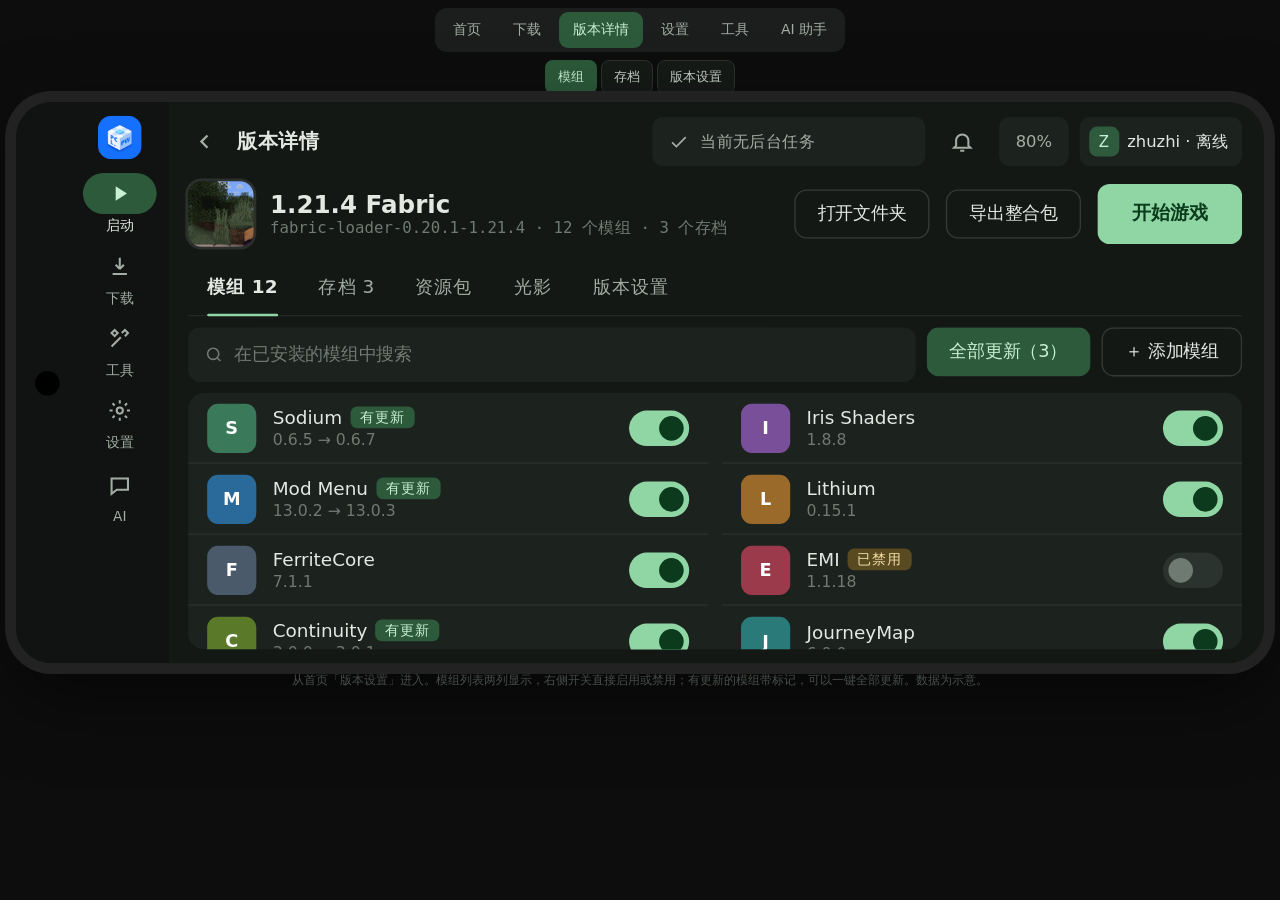
<file: design/mockups/instance.html>
<!doctype html>
<html lang="zh-CN">
<head>
<meta charset="utf-8">
<meta name="viewport" content="width=device-width, initial-scale=1">
<title>版本详情效果图</title>
<link rel="stylesheet" href="base.css">
<style>
  .head { display: flex; align-items: center; gap: 12px; flex: none; padding: 2px 0; }
  .head .cover { width: 48px; height: 48px; border-radius: 10px; box-shadow: 0 0 0 2px rgba(255,255,255,.1); }
  .head .ht { flex: 1; min-width: 0; }
  .head .t { font-size: 18px; font-weight: 700; }
  .head .s { font-size: 11.5px; color: var(--faint); font-family: ui-monospace, Consolas, monospace; }
  .modrow .cover { width: 36px; height: 36px; border-radius: 8px; display: grid; place-items: center; font-weight: 800; color: #fff; font-size: 13px; }
  .modrow .t { display: flex; align-items: center; gap: 6px; }
  .mods2 { display: grid; grid-template-columns: 1fr 1fr; gap: 0 10px; }
  .tool-row { display: flex; gap: 8px; flex: none; }
  .tool-row .search { flex: 1; }
  .world .cover { width: 44px; height: 44px; border-radius: 8px; }
</style>
</head>
<body>
<div class="page">
  <div class="subsw">
    <button class="on" data-show="mods">模组</button>
    <button data-show="saves">存档</button>
    <button data-show="set">版本设置</button>
  </div>
  <div class="phone" id="phone">
    <div class="cutout"></div>
    <div class="app">
      <aside class="rail">
        <img class="logo" src="logo.png" alt="">
        <div class="nav on" data-href="index.html"><div class="ic"><svg width="18" height="18" viewBox="0 0 24 24" fill="currentColor"><path d="M8 5v14l11-7z"/></svg></div>启动</div>
        <div class="nav" data-href="download.html"><div class="ic"><svg width="18" height="18" viewBox="0 0 24 24" fill="none" stroke="currentColor" stroke-width="2"><path d="M12 4v11m0 0l-4-4m4 4l4-4M5 20h14"/></svg></div>下载</div>
        <div class="nav" data-href="tools.html"><div class="ic"><svg width="18" height="18" viewBox="0 0 24 24" fill="none" stroke="currentColor" stroke-width="2"><path d="M14 7l3-3 3 3-3 3M4 20l9-9M7 4l3 3-3 3-3-3z"/></svg></div>工具</div>
        <div class="nav" data-href="settings.html"><div class="ic"><svg width="18" height="18" viewBox="0 0 24 24" fill="none" stroke="currentColor" stroke-width="2"><circle cx="12" cy="12" r="3"/><path d="M12 2v3M12 19v3M2 12h3M19 12h3M4.9 4.9l2.1 2.1M17 17l2.1 2.1M4.9 19.1L7 17M17 7l2.1-2.1"/></svg></div>设置</div>
        <div class="nav" data-href="ai.html"><div class="ic"><svg width="18" height="18" viewBox="0 0 24 24" fill="none" stroke="currentColor" stroke-width="2"><path d="M4 5h16v11H9l-5 4z"/></svg></div>AI</div>
      </aside>
      <main class="main">
        <div class="top">
          <div class="hi"><span class="back" data-href="index.html"><svg width="18" height="18" viewBox="0 0 24 24" fill="none" stroke="currentColor" stroke-width="2.2"><path d="M15 6l-6 6 6 6"/></svg></span>版本详情</div>
          <div class="tasks" id="tasks"><svg width="15" height="15" viewBox="0 0 24 24" fill="none" stroke="currentColor" stroke-width="2"><path d="M20 6L9 17l-5-5"/></svg><span class="label">当前无后台任务</span></div>
          <div class="icon-btn"><svg width="18" height="18" viewBox="0 0 24 24" fill="none" stroke="currentColor" stroke-width="2"><path d="M6 16V11a6 6 0 1112 0v5l2 2H4zM10 21h4"/></svg></div>
          <div class="status">80%</div>
          <div class="chip-acc"><div class="avatar">Z</div>zhuzhi · 离线</div>
        </div>

        <div class="head">
          <div class="cover" style="background-image:url(w1.png)"></div>
          <div class="ht"><div class="t">1.21.4 Fabric</div><div class="s">fabric-loader-0.20.1-1.21.4 · 12 个模组 · 3 个存档</div></div>
          <button class="btn">打开文件夹</button>
          <button class="btn">导出整合包</button>
          <button class="btn p big">开始游戏</button>
        </div>

        <div class="cats">
          <div class="cat on" data-show="mods">模组 12</div>
          <div class="cat" data-show="saves">存档 3</div>
          <div class="cat">资源包</div>
          <div class="cat">光影</div>
          <div class="cat" data-show="set">版本设置</div>
        </div>

        <!-- 模组 -->
        <div class="pane" data-view="mods" style="display:flex;flex-direction:column;gap:8px">
          <div class="tool-row">
            <div class="search"><svg width="14" height="14" viewBox="0 0 24 24" fill="none" stroke="currentColor" stroke-width="2"><circle cx="11" cy="11" r="7"/><path d="M20 20l-4-4"/></svg>在已安装的模组中搜索</div>
            <button class="btn t">全部更新（3）</button>
            <button class="btn" data-href="download.html">＋ 添加模组</button>
          </div>
          <div class="group mods2">
            <div class="row modrow"><div class="cover" style="background:#3a7a5a">S</div><div class="rt"><div class="t">Sodium <span class="tag g">有更新</span></div><div class="s">0.6.5 → 0.6.7</div></div><div class="sw on"></div></div>
            <div class="row modrow"><div class="cover" style="background:#7a4f9a">I</div><div class="rt"><div class="t">Iris Shaders</div><div class="s">1.8.8</div></div><div class="sw on"></div></div>
            <div class="row modrow"><div class="cover" style="background:#2a6a9a">M</div><div class="rt"><div class="t">Mod Menu <span class="tag g">有更新</span></div><div class="s">13.0.2 → 13.0.3</div></div><div class="sw on"></div></div>
            <div class="row modrow"><div class="cover" style="background:#9a6a2a">L</div><div class="rt"><div class="t">Lithium</div><div class="s">0.15.1</div></div><div class="sw on"></div></div>
            <div class="row modrow"><div class="cover" style="background:#4a5a6a">F</div><div class="rt"><div class="t">FerriteCore</div><div class="s">7.1.1</div></div><div class="sw on"></div></div>
            <div class="row modrow"><div class="cover" style="background:#9a3a4a">E</div><div class="rt"><div class="t">EMI <span class="tag w">已禁用</span></div><div class="s">1.1.18</div></div><div class="sw"></div></div>
            <div class="row modrow"><div class="cover" style="background:#5a7a2a">C</div><div class="rt"><div class="t">Continuity <span class="tag g">有更新</span></div><div class="s">3.0.0 → 3.0.1</div></div><div class="sw on"></div></div>
            <div class="row modrow"><div class="cover" style="background:#2a7a7a">J</div><div class="rt"><div class="t">JourneyMap</div><div class="s">6.0.0</div></div><div class="sw on"></div></div>
          </div>
        </div>

        <!-- 存档 -->
        <div class="pane hidden" data-view="saves">
          <div class="group">
            <div class="row world"><div class="cover" style="background-image:url(w1.png)"></div><div class="rt"><div class="t">新的世界</div><div class="s">生存 · 1 天前 · 128 MB</div></div><button class="btn">备份</button><button class="btn t">进入</button></div>
            <div class="row world"><div class="cover" style="background-image:url(w3.png)"></div><div class="rt"><div class="t">建筑测试</div><div class="s">创造 · 5 天前 · 34 MB</div></div><button class="btn">备份</button><button class="btn t">进入</button></div>
            <div class="row world"><div class="cover" style="background-image:url(w4.png)"></div><div class="rt"><div class="t">沙漠神殿</div><div class="s">生存 · 2 周前 · 76 MB</div></div><button class="btn">备份</button><button class="btn t">进入</button></div>
          </div>
        </div>

        <!-- 版本设置：跟随全局的项显示「跟随全局」 -->
        <div class="split hidden" data-view="set">
          <div class="pane" data-align>
            <div class="gtitle">启动</div>
            <div class="group">
              <div class="row"><div class="rt"><div class="t">渲染器</div><div class="s">安卓 · 当前显卡推荐 MobileGlues</div></div><div class="val">Zink ▾</div></div>
              <div class="row"><div class="rt"><div class="t">版本隔离</div><div class="s">存档、模组与配置放在这个版本自己的文件夹</div></div><div class="sw on"></div></div>
              <div class="row"><div class="rt"><div class="t">Java</div></div><div class="val">跟随全局 ▾</div></div>
            </div>
          </div>
          <div class="pane">
            <div class="gtitle">游戏内存</div>
            <div class="group">
              <div class="row"><div class="rt"><div class="t">分配方式</div></div><div class="val">跟随全局 ▾</div></div>
              <div class="row"><div class="rt"><div class="t">最大内存</div><div class="s">系统可用 12 GB</div></div><div class="val">4.0 GB</div></div>
            </div>
            <div class="gtitle">高级</div>
            <div class="group">
              <div class="row"><div class="rt"><div class="t">JVM 参数</div></div><div class="val">默认 ›</div></div>
            </div>
          </div>
        </div>
      </main>
    </div>
  </div>
  <div class="note">从首页「版本设置」进入。模组列表两列显示，右侧开关直接启用或禁用；有更新的模组带标记，可以一键全部更新。数据为示意。</div>
</div>
<script src="nav.js"></script>
</body>
</html>
</file>
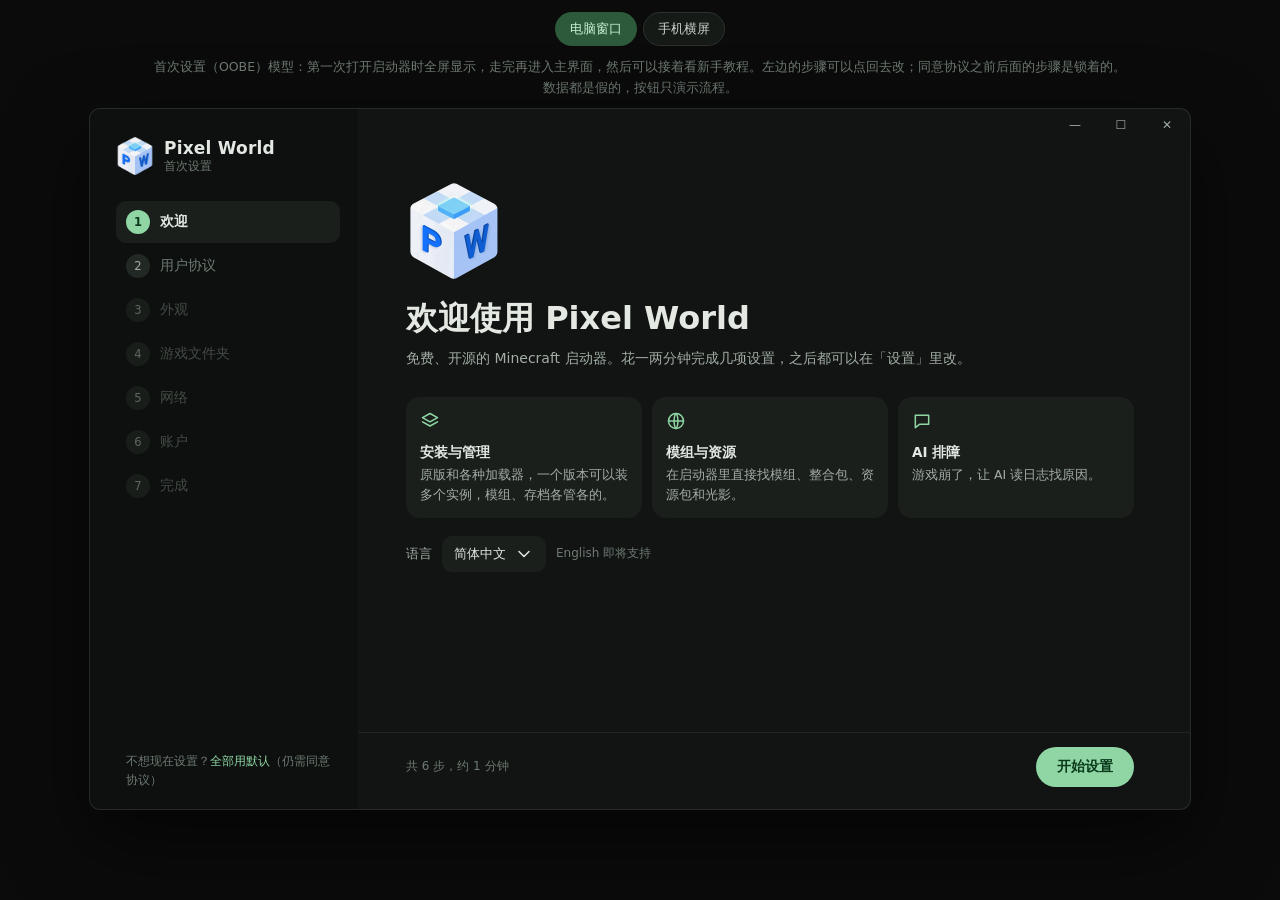
<file: design/mockups/oobe.html>
<!doctype html>
<html lang="zh-CN">
<head>
<meta charset="utf-8">
<meta name="viewport" content="width=device-width, initial-scale=1">
<title>首次设置模型</title>
<style>
  :root {
    color-scheme: dark;
    --bg: #111412; --side: #0d100e; --surface: #1a1f1c; --surface-2: #222924; --surface-3: #2b332e;
    --primary: #8fd6a4; --on-primary: #0b3a1c; --primary-c: #2c5a3a; --on-primary-c: #c8f0d2;
    --text: #e3e8e3; --muted: #a3ada5; --faint: #6f7a72; --line: rgba(255,255,255,.07); --err: #ffb4ab;
  }
  * { box-sizing: border-box; }
  html, body { margin: 0; background: #0a0b0a; color: var(--text);
    font-family: system-ui, "Microsoft YaHei UI", "PingFang SC", "Noto Sans SC", sans-serif; }
  .page { display: flex; flex-direction: column; align-items: center; gap: 10px; padding: 12px 16px 28px; }
  .bar { display: flex; flex-wrap: wrap; justify-content: center; gap: 6px; }
  .bar button { border: 1px solid #2b322d; background: #161a17; color: #c9d1ca; font: inherit; font-size: 13px; padding: 7px 14px; border-radius: 999px; cursor: pointer; }
  .bar button.on { background: var(--primary-c); color: var(--on-primary-c); border-color: transparent; }
  .note { color: var(--faint); font-size: 12.5px; text-align: center; max-width: 980px; line-height: 1.7; }
  .stage { width: min(1100px, 100%); }
  svg { width: 20px; height: 20px; fill: none; stroke: currentColor; stroke-width: 1.8; stroke-linecap: round; stroke-linejoin: round; flex: none; }

  /* ---------- 外框：电脑窗口 1100×700，手机横屏 914×411，整体按页面宽度缩放 ---------- */
  .frame { position: relative; overflow: hidden; background: var(--bg); transform-origin: top left; font-size: 14px; }
  .frame.desktop { width: 1100px; height: 700px; border-radius: 10px; box-shadow: 0 0 0 1px #262b28, 0 30px 80px rgba(0,0,0,.6); }
  .frame.phone { width: 914px; height: 411px; border-radius: 26px; box-shadow: 0 0 0 8px #222, 0 20px 60px rgba(0,0,0,.6); font-size: 13px; }
  .cutout { position: absolute; left: 14px; top: 50%; width: 18px; height: 18px; margin-top: -9px; border-radius: 50%; background: #000; z-index: 9; }
  .frame.desktop .cutout { display: none; }
  .winbtns { position: absolute; right: 0; top: 0; display: flex; z-index: 5; }
  .winbtns span { width: 46px; height: 32px; display: grid; place-items: center; color: var(--muted); font-size: 12px; }
  .frame.phone .winbtns { display: none; }

  .oobe { position: absolute; inset: 0; display: flex; }
  /* 左边：标志和步骤 */
  .side { width: 268px; flex: none; background: var(--side); display: flex; flex-direction: column; padding: 28px 18px 18px 26px; }
  .frame.phone .side { width: 214px; padding: 16px 12px 12px 46px; }
  .brand { display: flex; align-items: center; gap: 10px; margin-bottom: 26px; }
  .frame.phone .brand { margin-bottom: 12px; }
  .brand img, .brand .cube { width: 38px; height: 38px; }
  .frame.phone .brand .cube { width: 30px; height: 30px; }
  .brand b { font-size: 17px; letter-spacing: .2px; }
  .brand small { display: block; color: var(--faint); font-size: 11.5px; font-weight: 400; margin-top: 1px; }
  .steps { display: flex; flex-direction: column; gap: 2px; flex: 1; }
  .step { display: flex; align-items: center; gap: 10px; height: 42px; padding: 0 10px; border-radius: 10px; color: var(--faint); font-size: 13.5px; cursor: pointer; }
  .frame.phone .step { height: 33px; font-size: 12.5px; gap: 8px; }
  .step .dot { width: 24px; height: 24px; border-radius: 50%; display: grid; place-items: center; font-size: 11.5px; background: var(--surface-2); color: var(--muted); flex: none; }
  .frame.phone .step .dot { width: 20px; height: 20px; font-size: 10.5px; }
  .step .dot svg { width: 14px; height: 14px; stroke-width: 2.4; }
  .step.done { color: var(--muted); }
  .step.done .dot { background: var(--primary-c); color: var(--on-primary-c); }
  .step.on { color: var(--text); background: var(--surface); font-weight: 600; }
  .step.on .dot { background: var(--primary); color: var(--on-primary); }
  .step.locked { cursor: not-allowed; opacity: .55; }
  .skip { color: var(--faint); font-size: 12px; line-height: 1.6; padding: 0 10px; }
  .skip a { color: var(--primary); text-decoration: none; cursor: pointer; }
  .frame.phone .skip { display: none; }

  /* 右边：内容和底部按钮 */
  .content { flex: 1; min-width: 0; display: flex; flex-direction: column; }
  .scroll { flex: 1; min-height: 0; overflow-y: auto; padding: 44px 56px 12px 48px; }
  .frame.phone .scroll { padding: 18px 28px 8px 26px; }
  .scroll::-webkit-scrollbar { width: 4px; } .scroll::-webkit-scrollbar-thumb { background: rgba(255,255,255,.12); border-radius: 2px; }
  h1 { font-size: 26px; margin: 0 0 6px; font-weight: 750; }
  .frame.phone h1 { font-size: 20px; margin-bottom: 2px; }
  .lead { color: var(--muted); margin: 0 0 22px; line-height: 1.6; }
  .frame.phone .lead { margin-bottom: 12px; font-size: 12.5px; }
  .foot { flex: none; display: flex; align-items: center; gap: 10px; padding: 14px 56px 22px 48px; border-top: 1px solid var(--line); }
  .frame.phone .foot { padding: 8px 28px 10px 26px; }
  .foot .grow, .gtitle .grow { flex: 1; }
  .foot .hint { color: var(--faint); font-size: 12px; }
  .progress { height: 3px; background: var(--surface-2); border-radius: 2px; overflow: hidden; margin-bottom: 20px; display: none; }
  .progress i { display: block; height: 100%; background: var(--primary); transition: width .25s; }

  .btn { height: 40px; padding: 0 20px; border-radius: 20px; border: 1px solid rgba(255,255,255,.16); background: transparent; color: var(--text);
    font: inherit; font-size: 13.5px; display: inline-flex; align-items: center; justify-content: center; gap: 6px; cursor: pointer; white-space: nowrap; }
  .frame.phone .btn { height: 36px; padding: 0 16px; font-size: 13px; }
  .btn.p { background: var(--primary); color: var(--on-primary); border-color: transparent; font-weight: 700; }
  .btn.t { background: var(--primary-c); color: var(--on-primary-c); border-color: transparent; }
  .btn.text { border-color: transparent; color: var(--primary); }
  .btn:disabled { opacity: .38; cursor: not-allowed; }

  /* 选项卡片 */
  .opts { display: grid; gap: 10px; }
  .opts.cols3 { grid-template-columns: repeat(3, 1fr); }
  .opts.cols2 { grid-template-columns: repeat(2, 1fr); }
  .opt { position: relative; border-radius: 14px; background: var(--surface); padding: 14px 16px 14px 48px; cursor: pointer; border: 1.5px solid transparent; line-height: 1.5; }
  .frame.phone .opt { padding: 9px 12px 9px 40px; border-radius: 12px; }
  .opt::before { content: ""; position: absolute; left: 16px; top: 16px; width: 18px; height: 18px; border-radius: 50%; border: 2px solid var(--faint); }
  .frame.phone .opt::before { left: 13px; top: 11px; width: 15px; height: 15px; }
  .opt.on { border-color: var(--primary); background: color-mix(in srgb, var(--primary-c) 35%, var(--surface)); }
  .opt.on::before { border-color: var(--primary); background: radial-gradient(circle, var(--primary) 0 45%, transparent 50%); }
  .opt .t { font-weight: 650; display: flex; align-items: center; gap: 8px; }
  .opt .s { color: var(--muted); font-size: 12.5px; margin-top: 2px; }
  .frame.phone .opt .s { font-size: 11.5px; }
  .tag { font-size: 10.5px; padding: 1px 7px; border-radius: 5px; background: var(--primary-c); color: var(--on-primary-c); font-weight: 600; }
  .tag.gray { background: var(--surface-3); color: var(--muted); }
  .opt .extra { margin-top: 10px; display: flex; gap: 8px; align-items: center; }
  .field { flex: 1; height: 38px; border-radius: 10px; background: var(--bg); border: 1px solid rgba(255,255,255,.12); color: var(--text); padding: 0 12px; font: inherit; font-size: 13px; }
  .frame.phone .field { height: 32px; }
  .path { flex: 1; height: 36px; border-radius: 10px; background: var(--bg); color: var(--muted); font-size: 12px; display: flex; align-items: center; padding: 0 12px; overflow: hidden; white-space: nowrap; text-overflow: ellipsis; }

  .group { border-radius: 14px; background: var(--surface); overflow: hidden; margin-bottom: 14px; }
  .row { display: flex; align-items: center; gap: 14px; min-height: 58px; padding: 8px 16px; border-bottom: 1px solid var(--line); }
  .frame.phone .row { min-height: 46px; padding: 5px 12px; gap: 10px; }
  .row:last-child { border-bottom: 0; }
  .row .rt { flex: 1; min-width: 0; }
  .row .s { font-size: 12px; color: var(--faint); margin-top: 1px; }
  .seg { display: flex; border: 1px solid rgba(255,255,255,.16); border-radius: 20px; overflow: hidden; }
  .seg span { padding: 7px 14px; font-size: 12.5px; color: var(--muted); cursor: pointer; border-right: 1px solid rgba(255,255,255,.16); }
  .frame.phone .seg span { padding: 5px 10px; font-size: 12px; }
  .seg span:last-child { border-right: 0; }
  .seg span.on { background: var(--primary-c); color: var(--on-primary-c); }
  .swatches { display: flex; gap: 8px; }
  .sw { width: 28px; height: 28px; border-radius: 50%; cursor: pointer; box-shadow: inset 0 0 0 2px rgba(0,0,0,.25); }
  .frame.phone .sw { width: 22px; height: 22px; }
  .sw.on { box-shadow: 0 0 0 2px var(--bg), 0 0 0 4px var(--text); }
  .gtitle { font-size: 12.5px; color: var(--muted); margin: 0 2px 8px; }
  .gtitle.flex { display: flex; align-items: center; gap: 8px; margin-top: 14px; }
  .frame.phone .gtitle.flex { margin-top: 10px; margin-bottom: 6px; }
  .gtitle .btn { height: 26px; padding: 0 10px; font-size: 12px; }
  /* 网络检测：紧凑小格 */
  .netgrid { display: grid; grid-template-columns: repeat(5, 1fr); gap: 8px; }
  .nt { border-radius: 12px; background: var(--surface); padding: 10px 12px; line-height: 1.35; min-width: 0; }
  .frame.phone .nt { padding: 7px 9px; border-radius: 10px; }
  .nt .h { display: flex; align-items: center; gap: 6px; font-weight: 600; font-size: 12.5px; white-space: nowrap; overflow: hidden; text-overflow: ellipsis; }
  .frame.phone .nt .h { font-size: 11.5px; }
  .nt .h svg { width: 14px; height: 14px; color: var(--primary); flex: none; }
  .nt .h .spin { width: 12px; height: 12px; flex: none; }
  .nt .d { color: var(--faint); font-size: 11.5px; margin-top: 2px; white-space: nowrap; overflow: hidden; text-overflow: ellipsis; }
  .nt .v { color: var(--muted); font-size: 12px; margin-top: 4px; white-space: nowrap; overflow: hidden; text-overflow: ellipsis; }
  .frame.phone .nt .d { display: none; }
  .frame.phone .nt .v { font-size: 11px; margin-top: 2px; }
  .netnote { color: var(--muted); font-size: 12.5px; margin: 10px 2px 0; }
  .frame.phone .netnote { font-size: 11.5px; margin-top: 8px; }

  /* 首页布局小预览 */
  .lay { border-radius: 14px; background: var(--surface); padding: 10px; cursor: pointer; border: 1.5px solid transparent; }
  .lay.on { border-color: var(--primary); }
  .lay .pv { height: 92px; border-radius: 8px; position: relative; overflow: hidden; background: var(--bg); }
  .frame.phone .lay .pv { height: 58px; }
  .lay .pv.wall { background: linear-gradient(135deg, #4a2a5a, #a0405a 55%, #e0a24a); }
  .lay .pv i { position: absolute; border-radius: 4px; background: var(--surface-3); }
  .lay .pv.wall i { background: rgba(20,16,24,.6); }
  .lay .pv i.g { background: var(--primary); }
  .lay .t { font-weight: 650; font-size: 13px; margin-top: 8px; }
  .lay .s { color: var(--faint); font-size: 11.5px; }
  .frame.phone .lay .s { display: none; }

  /* 协议 */
  .summary { border-radius: 14px; background: var(--primary-c); color: var(--on-primary-c); padding: 12px 16px; margin-bottom: 12px; line-height: 1.7; font-size: 13px; }
  .frame.phone .summary { padding: 8px 12px; font-size: 12px; margin-bottom: 8px; }
  .summary ul { margin: 0; padding-left: 18px; }
  .tabs { display: flex; gap: 2px; border-bottom: 1px solid var(--line); }
  .tabs span { padding: 9px 16px; font-size: 13px; color: var(--muted); cursor: pointer; position: relative; }
  .tabs span.on { color: var(--text); font-weight: 600; }
  .tabs span.on::after { content: ""; position: absolute; left: 16px; right: 16px; bottom: -1px; height: 2px; background: var(--primary); border-radius: 2px; }
  .legal { height: 250px; overflow-y: auto; background: var(--surface); border-radius: 0 0 14px 14px; padding: 12px 18px; font-size: 12.5px; line-height: 1.75; color: #cfd6d0; }
  .frame.phone .legal { height: 108px; padding: 8px 14px; }
  .legal h4 { margin: 10px 0 2px; font-size: 13px; color: var(--text); }
  .legal h4:first-child { margin-top: 0; }
  .check { display: flex; align-items: center; gap: 10px; margin-top: 14px; cursor: pointer; user-select: none; }
  .frame.phone .check { margin-top: 8px; }
  .box { width: 20px; height: 20px; border-radius: 5px; border: 2px solid var(--muted); display: grid; place-items: center; flex: none; }
  .check.on .box { background: var(--primary); border-color: var(--primary); color: var(--on-primary); }
  .box svg { width: 14px; height: 14px; stroke-width: 3; display: none; }
  .check.on .box svg { display: block; }

  /* 欢迎 / 完成 */
  .hero { display: flex; flex-direction: column; align-items: flex-start; padding-top: 30px; }
  .frame.phone .hero { padding-top: 4px; }
  .hero .cube { width: 96px; height: 96px; margin-bottom: 18px; }
  .frame.phone .hero .cube { width: 60px; height: 60px; margin-bottom: 8px; }
  .hero h1 { font-size: 32px; }
  .frame.phone .hero h1 { font-size: 22px; }
  .feats { display: grid; grid-template-columns: repeat(3, 1fr); gap: 10px; margin-top: 6px; width: 100%; }
  .feat { border-radius: 14px; background: var(--surface); padding: 14px; font-size: 12.5px; color: var(--muted); line-height: 1.55; }
  .frame.phone .feat { padding: 9px 10px; font-size: 11.5px; }
  .feat b { display: block; color: var(--text); font-size: 13.5px; margin: 6px 0 2px; }
  .frame.phone .feat b { font-size: 12.5px; margin-top: 3px; }
  .feat svg { color: var(--primary); }
  .lang { display: flex; align-items: center; gap: 10px; margin-top: 18px; color: var(--muted); font-size: 13px; }
  .frame.phone .lang { margin-top: 10px; }
  .select { height: 36px; border-radius: 10px; background: var(--surface); padding: 0 12px; display: flex; align-items: center; gap: 8px; color: var(--text); }
  .doneicon { width: 72px; height: 72px; border-radius: 50%; background: var(--primary-c); color: var(--primary); display: grid; place-items: center; margin-bottom: 16px; }
  .frame.phone .doneicon { width: 48px; height: 48px; margin-bottom: 8px; }
  .doneicon svg { width: 36px; height: 36px; stroke-width: 2.4; }
  .frame.phone .doneicon svg { width: 26px; height: 26px; }
  .sum { width: 100%; }
  .sum .row .k { width: 92px; color: var(--faint); font-size: 12.5px; flex: none; }
  .sum .row .v { flex: 1; font-size: 13px; }
  .sum .row a { color: var(--primary); font-size: 12.5px; cursor: pointer; }
  .acct { display: grid; grid-template-columns: repeat(3, 1fr); gap: 10px; }
  .acct .opt { padding: 16px; padding-left: 16px; }
  .acct .opt::before { display: none; }
  .acct .ico { width: 36px; height: 36px; border-radius: 10px; background: var(--surface-3); display: grid; place-items: center; margin-bottom: 10px; color: var(--primary); }
  .frame.phone .acct .ico { width: 28px; height: 28px; margin-bottom: 5px; }
  .frame.phone .acct .opt { padding: 10px; }
  .added { display: flex; align-items: center; gap: 10px; margin-top: 12px; padding: 10px 14px; border-radius: 12px; background: var(--surface); }
  .avatar { width: 30px; height: 30px; border-radius: 8px; background: #3c7a50; display: grid; place-items: center; font-weight: 700; color: #fff; }
  .spin { width: 16px; height: 16px; border-radius: 50%; border: 2px solid var(--surface-3); border-top-color: var(--primary); animation: spin .8s linear infinite; }
  @keyframes spin { to { transform: rotate(360deg); } }
  .toast { position: absolute; left: 50%; bottom: 84px; transform: translateX(-50%); background: #e3e8e3; color: #111; padding: 9px 16px; border-radius: 10px; font-size: 13px; opacity: 0; transition: opacity .2s; pointer-events: none; z-index: 20; }
  .toast.show { opacity: 1; }
</style>
</head>
<body>
<div class="page">
  <div class="bar">
    <button data-dev="desktop" class="on">电脑窗口</button>
    <button data-dev="phone">手机横屏</button>
  </div>
  <div class="note">首次设置（OOBE）模型：第一次打开启动器时全屏显示，走完再进入主界面，然后可以接着看新手教程。左边的步骤可以点回去改；同意协议之前后面的步骤是锁着的。<br>
    数据都是假的，按钮只演示流程。</div>
  <div class="stage" id="stage"></div>
</div>

<template id="cube"><img class="cube" src="[data-uri]" alt=""></template>

<script>
const I = {
  check: '<path d="M5 12.5l4.5 4.5L19 7.5"/>',
  ms: '<rect x="4" y="4" width="7" height="7"/><rect x="13" y="4" width="7" height="7"/><rect x="4" y="13" width="7" height="7"/><rect x="13" y="13" width="7" height="7"/>',
  key: '<circle cx="8" cy="15" r="4"/><path d="M11 12l8-8M16 7l3 3"/>',
  user: '<circle cx="12" cy="8" r="4"/><path d="M4 21c1.5-4 4.5-6 8-6s6.5 2 8 6"/>',
  folder: '<path d="M3 7a2 2 0 0 1 2-2h4l2 2h8a2 2 0 0 1 2 2v8a2 2 0 0 1-2 2H5a2 2 0 0 1-2-2z"/>',
  rocket: '<path d="M5 15c-1 1-2 4-2 6 2 0 5-1 6-2M9 15l-3-3c1-4 5-9 12-9 0 7-5 11-9 12z"/><circle cx="14.5" cy="9.5" r="1.5"/>',
  layers: '<path d="M12 3l9 5-9 5-9-5z"/><path d="M3 13l9 5 9-5"/>',
  chat: '<path d="M4 5h16v11H9l-5 4z"/>',
  globe: '<circle cx="12" cy="12" r="9"/><path d="M3 12h18M12 3c3 3 3 15 0 18M12 3c-3 3-3 15 0 18"/>',
  down: '<path d="M6 9l6 6 6-6"/>',
};
const svg = (n) => `<svg viewBox="0 0 24 24">${I[n]}</svg>`;
const cube = () => document.getElementById('cube').innerHTML;

const S = {
  dev: 'desktop', step: 0, agreed: false, tab: 0, mode: 'system', color: 0, layout: 'standard', wall: false,
  folder: 'default', storage: 'shared', source: 'auto', account: null, offlineName: '', tour: true,
  net: null, netRunning: false,
};
const NET = [
  ['Mojang 官方源', '下载游戏和运行库', '377 ms · 16.6 MB/s', true],
  ['BMCLAPI 镜像', '国内下载游戏、加载器', '1437 ms · 1.3 MB/s', true],
  ['Microsoft 登录', '正版账户登录', '691 ms', true],
  ['Modrinth', '模组、整合包、资源包', '618 ms', true],
  ['Pixel World 更新', '检查更新、公告和文档', '374 ms', true],
];
function runNet() {
  if (S.netRunning) return;
  S.netRunning = true; S.net = [];
  render();
  NET.forEach((n, i) => setTimeout(() => {
    S.net[i] = n;
    if (S.net.filter(Boolean).length === NET.length) S.netRunning = false;
    if (S.step === 4) render();
  }, 500 + i * 380 + Math.random() * 500));
}
const STEPS = ['欢迎', '用户协议', '外观', '游戏文件夹', '网络', '账户', '完成'];
const COLORS = ['#2f6b4f', '#1471fd', '#6b4fc4', '#c2671f', '#c62828', '#0f7c80', '#b02a7a', '#7a6544'];

function stepsHtml() {
  return STEPS.map((t, i) => {
    const cls = i === S.step ? 'on' : i < S.step ? 'done' : '';
    const locked = i > 1 && !S.agreed ? ' locked' : '';
    const dot = i < S.step ? svg('check') : i + 1;
    return `<div class="step ${cls}${locked}" data-go="${i}"><span class="dot">${dot}</span>${t}</div>`;
  }).join('');
}

function legal() {
  return S.tab === 0 ? `
    <h4>1. 关于本软件</h4>Pixel World 是免费、开源的第三方 Minecraft 启动器（Apache License 2.0）。不是 Mojang 或 Microsoft 的官方产品，也与 PCL 及其作者无关。
    <h4>2. 使用规则</h4>请遵守 Minecraft 最终用户许可协议和各项服务的规则，使用你自己的账户，支持正版游戏。本软件完全免费。
    <h4>3. 第三方内容与服务</h4>游戏文件、模组、整合包等来自第三方，本软件只负责下载和安装，不对其内容负责。
    <h4>4. AI 助手</h4>使用你自己配置的 AI 服务，费用由服务商收取；回答可能不准确。
    <h4>5. 免责声明</h4>按「原样」提供，不附带任何担保。请定期备份存档。
    <h4>6. 协议更新</h4>更新后启动时会请你再次确认。`
  : `
    <h4>1. 我们不收集你的信息</h4>没有账户系统，不收集统计，不上传崩溃报告和文件。
    <h4>2. 保存在你设备上的信息</h4>账户和登录令牌、AI 密钥和聊天记录、设置、游戏文件和存档。
    <h4>3. 会连接的服务</h4>Microsoft 与 Mojang（登录、下载）、下载镜像与加载器仓库、Modrinth、GitHub 与 pixelworld.zhuzhi.site（检查更新、文档）、你配置的 AI 服务商……
    <h4>4. 安卓权限</h4>网络；所有文件访问（只在把游戏放在手机存储时）；安装应用（只在更新启动器时）。`;
}

function body() {
  const phone = S.dev === 'phone';
  switch (S.step) {
    case 0: return `
      <div class="hero">${cube()}
        <h1>欢迎使用 Pixel World</h1>
        <p class="lead">免费、开源的 Minecraft 启动器。花一两分钟完成几项设置，之后都可以在「设置」里改。</p>
        <div class="feats">
          <div class="feat">${svg('layers')}<b>安装与管理</b>原版和各种加载器，一个版本可以装多个实例，模组、存档各管各的。</div>
          <div class="feat">${svg('globe')}<b>模组与资源</b>在启动器里直接找模组、整合包、资源包和光影。</div>
          <div class="feat">${svg('chat')}<b>AI 排障</b>游戏崩了，让 AI 读日志找原因。</div>
        </div>
        <div class="lang">语言 <span class="select">简体中文 ${svg('down')}</span><span style="color:var(--faint);font-size:12px">English 即将支持</span></div>
      </div>`;
    case 1: return `
      <h1>用户协议与隐私说明</h1>
      <p class="lead">继续之前，请阅读并同意下面两份文件。</p>
      <div class="summary"><ul>
        <li>本软件免费开源，按原样提供；不是 Mojang、Microsoft 或 PCL 的官方产品。</li>
        <li>我们不收集你的信息，账户和设置只保存在你的设备上。</li>
        <li>游戏、模组等内容来自第三方，下载时直接连接它们。</li></ul></div>
      <div class="tabs"><span data-tab="0" class="${S.tab === 0 ? 'on' : ''}">用户协议</span><span data-tab="1" class="${S.tab === 1 ? 'on' : ''}">隐私说明</span></div>
      <div class="legal">${legal()}</div>
      <div class="check ${S.agreed ? 'on' : ''}" data-act="agree"><span class="box">${svg('check')}</span>我已阅读并同意《用户协议》和《隐私说明》</div>`;
    case 2: return `
      <h1>外观</h1>
      <p class="lead">选一个顺眼的样子。${phone ? '手机上的「标准」就是原来的首页；背景图片只在「上下」「极简」里显示。' : ''}</p>
      <div class="group">
        <div class="row"><div class="rt">颜色模式<div class="s">启动器界面的明暗</div></div>
          <div class="seg">${['system:跟随系统', 'light:浅色', 'dark:深色'].map((x) => { const [k, v] = x.split(':'); return `<span data-mode="${k}" class="${S.mode === k ? 'on' : ''}">${v}</span>`; }).join('')}</div></div>
        <div class="row"><div class="rt">主题色<div class="s">${S.wall ? '设了背景图片时可以改为跟随背景取色' : '按 Material Design 3 生成整套配色'}</div></div>
          <div class="swatches">${COLORS.map((c, i) => `<span class="sw ${S.color === i ? 'on' : ''}" data-color="${i}" style="background:${c}"></span>`).join('')}</div></div>
        <div class="row"><div class="rt">背景图片<div class="s">${S.wall ? '已选择 wallpaper.jpg · 面板会变成毛玻璃' : '可选：选一张图片放在启动器后面'}</div></div>
          ${S.wall ? '<button class="btn" data-act="wall">移除</button>' : '<button class="btn t" data-act="wall">选择图片…</button>'}</div>
      </div>
      <div class="gtitle">首页布局</div>
      <div class="opts cols3">
        ${[['standard', '标准', '大卡片、公告与快捷按钮、最近游玩'], ['split', '上下', '实例在顶部，开始游戏在底部，中间留给背景'], ['minimal', '极简', '只在底部留一条']].map(([k, t, s]) => `
          <div class="lay ${S.layout === k ? 'on' : ''}" data-layout="${k}">
            <div class="pv ${S.wall && !(phone && k === 'standard') ? 'wall' : ''}">${preview(k)}</div>
            <div class="t">${t}${k === 'split' && S.wall ? ' <span class="tag">推荐</span>' : ''}</div><div class="s">${s}</div></div>`).join('')}
      </div>`;
    case 3: return phone ? `
      <h1>游戏文件放在哪里？</h1>
      <p class="lead">之后可以在「设置 → 游戏管理」里更改。</p>
      <div class="opts">
        <div class="opt ${S.storage === 'shared' ? 'on' : ''}" data-storage="shared"><div class="t">手机存储 <span class="tag">推荐</span></div>
          <div class="s">放在「Pixel World/.minecraft」。卸载或重装启动器后游戏和存档仍然保留，也能用其他应用管理。需要授予「所有文件访问权限」。</div></div>
        <div class="opt ${S.storage === 'internal' ? 'on' : ''}" data-storage="internal"><div class="t">应用内部</div>
          <div class="s">不需要权限，但卸载启动器时游戏和存档会一起删除。</div></div>
      </div>` : `
      <h1>游戏文件夹</h1>
      <p class="lead">游戏、实例、模组和存档都放在这里。之后可以在「设置 → 游戏管理」里添加更多文件夹。</p>
      <div class="opts">
        <div class="opt ${S.folder === 'default' ? 'on' : ''}" data-folder="default"><div class="t">使用默认文件夹 <span class="tag">推荐</span></div>
          <div class="s">C:\\Users\\Steve\\AppData\\Roaming\\Pixel World\\.minecraft</div></div>
        <div class="opt ${S.folder === 'existing' ? 'on' : ''}" data-folder="existing"><div class="t">使用已有的 .minecraft 文件夹</div>
          <div class="s">以前用别的启动器装过游戏？直接选那个文件夹，里面的版本和存档都能用。</div>
          ${S.folder === 'existing' ? '<div class="extra"><span class="path">D:\\Games\\.minecraft</span><button class="btn">选择…</button></div>' : ''}</div>
        <div class="opt ${S.folder === 'pcl' ? 'on' : ''}" data-folder="pcl"><div class="t">从 PCL-CE 导入 <span class="tag gray">检测到 PCL-CE</span></div>
          <div class="s">导入 PCL-CE 的游戏文件夹、账户和启动设置。</div>
          ${S.folder === 'pcl' ? '<div class="extra"><span class="path">D:\\PCL\\.minecraft · 3 个实例 · 2 个账户</span></div>' : ''}</div>
      </div>`;
    case 4: {
      if (!S.net && !S.netRunning) setTimeout(runNet, 0);
      const done = S.net && !S.netRunning;
      const tiles = NET.map((n, i) => {
        const r = S.net && S.net[i];
        const st = r ? svg('check') : '<span class="spin"></span>';
        const v = r ? (phone ? r[2].replace(' · ', '<br>') : r[2]) : '检测中…';
        return `<div class="nt"><div class="h">${st}${phone ? n[0].replace('Mojang ', '').replace(' 镜像', '').replace('Microsoft ', '微软').replace('Pixel World ', '启动器') : n[0]}</div><div class="d">${n[1]}</div><div class="v">${v}</div></div>`;
      }).join('');
      return `
      <h1>网络</h1>
      <p class="lead">选择从哪里下载游戏文件。下面会自动检测各项服务的连接情况。</p>
      <div class="gtitle">下载源</div>
      <div class="opts cols3">
        ${[['auto', '自动选择', done ? '测速结果：官方源更快' : '测速后决定', '推荐'], ['bmclapi', 'BMCLAPI 镜像', '国内一般更快', ''], ['official', '官方源', '只用官方服务器', '']].map(([k, t, sub, tag]) => `
          <div class="opt ${S.source === k ? 'on' : ''}" data-source="${k}"><div class="t">${t}${tag ? ` <span class="tag">${tag}</span>` : ''}</div><div class="s">${sub}</div></div>`).join('')}
      </div>
      <div class="gtitle flex">网络检测<span style="color:var(--faint)">${done ? '· 全部正常' : '· 检测中，最多 8 秒'}</span><span class="grow"></span>
        <button class="btn text" data-act="renet" ${S.netRunning ? 'disabled' : ''}>重新检测</button></div>
      <div class="netgrid">${tiles}</div>
      ${done && !phone ? '<p class="netnote">「自动选择」会优先用更快的一边，失败时自动换另一边。</p>' : ''}`;
    }
    case 5: return `
      <h1>添加账户</h1>
      <p class="lead">玩正版用微软账户；也可以先用离线账户，之后在右上角随时添加。</p>
      <div class="acct">
        <div class="opt" data-acct="ms"><div class="ico">${svg('ms')}</div><div class="t">微软账户</div><div class="s">正版登录，可以进正版服务器</div></div>
        <div class="opt" data-acct="ygg"><div class="ico">${svg('key')}</div><div class="t">外置登录</div><div class="s">LittleSkin 等皮肤站</div></div>
        <div class="opt ${S.account === 'offline-edit' ? 'on' : ''}" data-acct="offline"><div class="ico">${svg('user')}</div><div class="t">离线账户</div><div class="s">起个名字就能玩单机</div></div>
      </div>
      ${S.account === 'offline-edit' ? `<div class="added"><input class="field" id="oname" placeholder="名字（3～16 个字母、数字或下划线）" value="${S.offlineName}"><button class="btn p" data-act="addoffline">添加</button></div>` : ''}
      ${S.account && S.account !== 'offline-edit' ? `<div class="added"><span class="avatar">${S.account[0].toUpperCase()}</span><div style="flex:1"><b>${S.account}</b><div style="color:var(--faint);font-size:12px">离线账户 · 已添加</div></div><a class="btn text" data-act="clearacct">移除</a></div>` : ''}`;
    case 6: return `
      <div class="hero"><div class="doneicon">${svg('check')}</div>
        <h1 style="font-size:${phone ? 20 : 26}px">准备好了</h1>
        <p class="lead">设置都可以之后在「设置」里改。</p>
        <div class="group sum">
          <div class="row"><span class="k">外观</span><span class="v">${{ system: '跟随系统', light: '浅色', dark: '深色' }[S.mode]} · ${{ standard: '标准', split: '上下', minimal: '极简' }[S.layout]}布局${S.wall ? ' · 有背景图片' : ''}</span><a data-go="2">修改</a></div>
          <div class="row"><span class="k">游戏文件夹</span><span class="v">${phone ? (S.storage === 'shared' ? '手机存储' : '应用内部') : { default: '默认文件夹', existing: 'D:\\Games\\.minecraft', pcl: '从 PCL-CE 导入' }[S.folder]}</span><a data-go="3">修改</a></div>
          <div class="row"><span class="k">下载源</span><span class="v">${{ auto: '自动选择（当前：官方源）', bmclapi: 'BMCLAPI 镜像', official: '官方源' }[S.source]}</span><a data-go="4">修改</a></div>
          <div class="row"><span class="k">账户</span><span class="v">${S.account && S.account !== 'offline-edit' ? S.account + '（离线）' : '还没有添加'}</span><a data-go="5">修改</a></div>
        </div>
        <div class="check ${S.tour ? 'on' : ''}" data-act="tour"><span class="box">${svg('check')}</span>进入后看一遍新手教程（约 1 分钟）</div>
      </div>`;
  }
}

function preview(k) {
  if (k === 'standard') return '<i style="left:6px;top:6px;width:58%;height:44%"></i><i style="right:6px;top:6px;width:30%;height:44%"></i><i class="g" style="left:12px;top:36%;width:18%;height:10%"></i><i style="left:6px;bottom:6px;width:44%;height:30%"></i><i style="left:52%;bottom:6px;width:44%;height:30%"></i>';
  if (k === 'split') return '<i style="left:6px;top:6px;right:6px;height:16%"></i><i style="left:6px;bottom:6px;right:6px;height:18%"></i><i class="g" style="left:9px;bottom:9px;width:22%;height:12%"></i>';
  return '<i style="left:26%;bottom:6px;width:48%;height:18%"></i><i class="g" style="left:54%;bottom:9px;width:17%;height:12%"></i>';
}

function foot() {
  const last = S.step === STEPS.length - 1;
  const back = S.step > 0 ? '<button class="btn" data-act="back">上一步</button>' : '';
  if (S.step === 1) return `<button class="btn text" data-act="exit">不同意并退出</button><span class="grow"></span>${back}<button class="btn p" data-act="next" ${S.agreed ? '' : 'disabled'}>同意并继续</button>`;
  if (S.step === 5) return `${back}<span class="grow"></span><button class="btn text" data-act="next">稍后再说</button><button class="btn p" data-act="next" ${S.account && S.account !== 'offline-edit' ? '' : 'disabled'}>下一步</button>`;
  if (last) return `${back}<span class="grow"></span><button class="btn" data-act="finish">进入启动器</button><button class="btn p" data-act="finish" data-target="download">${svg('rocket')}去安装第一个实例</button>`;
  if (S.step === 0) return `<span class="hint">${S.dev === 'phone' ? '约 1 分钟' : '共 6 步，约 1 分钟'}</span><span class="grow"></span><button class="btn p" data-act="next">开始设置</button>`;
  return `${back}<span class="grow"></span><button class="btn p" data-act="next">下一步</button>`;
}

function render() {
  const stage = document.getElementById('stage');
  stage.innerHTML = `
    <div class="frame ${S.dev}" id="frame"><span class="cutout"></span>
      <div class="winbtns"><span>—</span><span>☐</span><span>✕</span></div>
      <div class="oobe">
        <div class="side">
          <div class="brand">${cube()}<div><b>Pixel World</b><small>首次设置</small></div></div>
          <div class="steps">${stepsHtml()}</div>
          <div class="skip">不想现在设置？<a data-act="skipall">全部用默认</a>（仍需同意协议）</div>
        </div>
        <div class="content">
          <div class="scroll">${body()}</div>
          <div class="foot">${foot()}</div>
        </div>
      </div>
      <div class="toast" id="toast"></div>
    </div>`;
  fit();
}

function fit() {
  const f = document.getElementById('frame');
  const w = S.dev === 'desktop' ? 1100 : 930;
  const h = S.dev === 'desktop' ? 700 : 427;
  const k = Math.min(1, document.getElementById('stage').clientWidth / w);
  f.style.transform = `scale(${k})`;
  f.style.marginLeft = S.dev === 'phone' ? '8px' : '0';
  document.getElementById('stage').style.height = h * k + 'px';
}

function toast(t) {
  const el = document.getElementById('toast');
  el.textContent = t; el.classList.add('show');
  clearTimeout(toast.h); toast.h = setTimeout(() => el.classList.remove('show'), 1600);
}

document.addEventListener('click', (e) => {
  const t = e.target.closest('[data-dev],[data-go],[data-act],[data-tab],[data-mode],[data-color],[data-layout],[data-folder],[data-storage],[data-source],[data-acct]');
  if (!t) return;
  const d = t.dataset;
  if (d.dev) { S.dev = d.dev; document.querySelectorAll('[data-dev]').forEach((b) => b.classList.toggle('on', b === t)); return render(); }
  if (d.go !== undefined) { const i = +d.go; if (i > 1 && !S.agreed) return toast('请先同意用户协议'); S.step = i; return render(); }
  if (d.tab !== undefined) S.tab = +d.tab;
  if (d.mode) S.mode = d.mode;
  if (d.color !== undefined) S.color = +d.color;
  if (d.layout) S.layout = d.layout;
  if (d.folder) S.folder = d.folder;
  if (d.storage) S.storage = d.storage;
  if (d.source) S.source = d.source;
  if (d.acct) {
    if (d.acct === 'offline') S.account = 'offline-edit';
    else return toast(d.acct === 'ms' ? '这里会打开微软登录（设备代码）' : '这里会打开外置登录');
  }
  switch (d.act) {
    case 'agree': S.agreed = !S.agreed; break;
    case 'next': if (S.step === 5 && S.account === 'offline-edit') S.account = null; S.step = Math.min(S.step + 1, STEPS.length - 1); break;
    case 'back': S.step = Math.max(S.step - 1, 0); break;
    case 'exit': return toast('启动器会退出');
    case 'wall': S.wall = !S.wall; if (S.wall) S.layout = 'split'; break;
    case 'addoffline': {
      const v = document.getElementById('oname').value.trim();
      if (!/^\w{3,16}$/.test(v)) return toast('名字需要 3～16 个字母、数字或下划线');
      S.account = v; break;
    }
    case 'clearacct': S.account = null; break;
    case 'tour': S.tour = !S.tour; break;
    case 'renet': S.net = null; runNet(); return;
    case 'skipall': if (!S.agreed) { S.step = 1; render(); return toast('先同意用户协议，其他用默认'); } S.step = 6; break;
    case 'finish': return toast(t.dataset.target === 'download' ? '进入主界面并打开「下载」页' + (S.tour ? '，看完新手教程后再装' : '') : (S.tour ? '进入主界面，接着开始新手教程' : '进入主界面'));
  }
  render();
});
document.addEventListener('input', (e) => { if (e.target.id === 'oname') S.offlineName = e.target.value; });
window.addEventListener('resize', fit);
render();
</script>
</body>
</html>
</file>
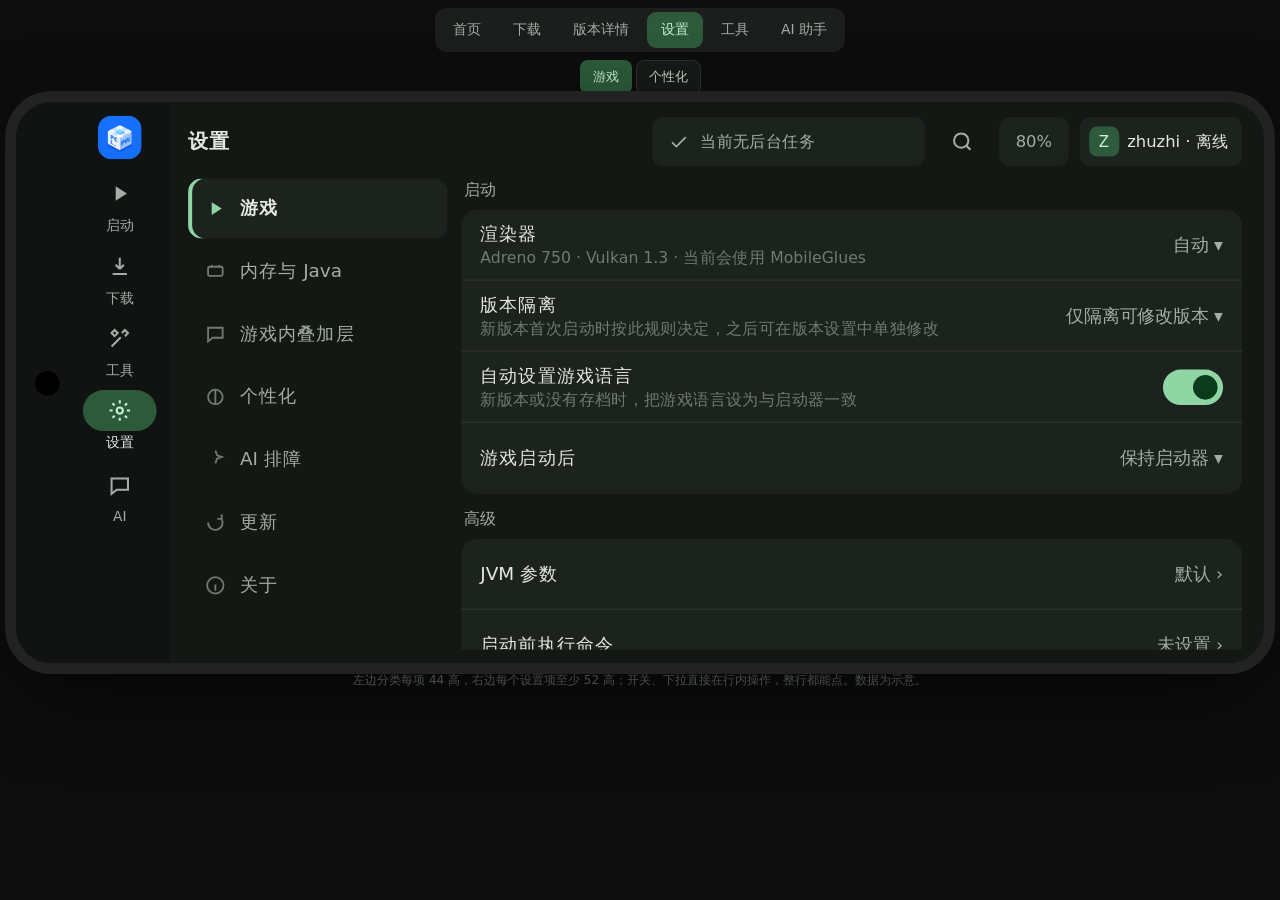
<file: design/mockups/settings.html>
<!doctype html>
<html lang="zh-CN">
<head>
<meta charset="utf-8">
<meta name="viewport" content="width=device-width, initial-scale=1">
<title>设置效果图</title>
<link rel="stylesheet" href="base.css">
<style>
  .catlist { flex: 0 0 190px; display: flex; flex-direction: column; gap: 2px; overflow-y: auto; }
  .ci { display: flex; align-items: center; gap: 10px; min-height: 44px; padding: 0 12px; border-radius: 10px; color: var(--muted); font-size: 13.5px; cursor: pointer; }
  .ci svg { color: var(--faint); }
  .ci.on { background: var(--surface); color: var(--text); font-weight: 600; box-shadow: inset 3px 0 0 var(--primary); }
  .ci.on svg { color: var(--primary); }
  .seeds { display: flex; gap: 8px; }
  .seeds i { width: 26px; height: 26px; border-radius: 50%; display: block; box-shadow: 0 0 0 2px transparent; }
  .seeds i.on { box-shadow: 0 0 0 2px var(--bg), 0 0 0 4px var(--text); }
  .seg { display: flex; padding: 3px; background: var(--surface-2); border-radius: 9px; }
  .seg span { height: 30px; display: flex; align-items: center; padding: 0 12px; border-radius: 7px; font-size: 12.5px; color: var(--muted); }
  .seg span.on { background: var(--surface-3); color: var(--text); }
</style>
</head>
<body>
<div class="page">
  <div class="subsw">
    <button class="on" data-show="game">游戏</button>
    <button data-show="look">个性化</button>
  </div>
  <div class="phone" id="phone">
    <div class="cutout"></div>
    <div class="app">
      <aside class="rail">
        <img class="logo" src="logo.png" alt="">
        <div class="nav" data-href="index.html"><div class="ic"><svg width="18" height="18" viewBox="0 0 24 24" fill="currentColor"><path d="M8 5v14l11-7z"/></svg></div>启动</div>
        <div class="nav" data-href="download.html"><div class="ic"><svg width="18" height="18" viewBox="0 0 24 24" fill="none" stroke="currentColor" stroke-width="2"><path d="M12 4v11m0 0l-4-4m4 4l4-4M5 20h14"/></svg></div>下载</div>
        <div class="nav" data-href="tools.html"><div class="ic"><svg width="18" height="18" viewBox="0 0 24 24" fill="none" stroke="currentColor" stroke-width="2"><path d="M14 7l3-3 3 3-3 3M4 20l9-9M7 4l3 3-3 3-3-3z"/></svg></div>工具</div>
        <div class="nav on" data-href="settings.html"><div class="ic"><svg width="18" height="18" viewBox="0 0 24 24" fill="none" stroke="currentColor" stroke-width="2"><circle cx="12" cy="12" r="3"/><path d="M12 2v3M12 19v3M2 12h3M19 12h3M4.9 4.9l2.1 2.1M17 17l2.1 2.1M4.9 19.1L7 17M17 7l2.1-2.1"/></svg></div>设置</div>
        <div class="nav" data-href="ai.html"><div class="ic"><svg width="18" height="18" viewBox="0 0 24 24" fill="none" stroke="currentColor" stroke-width="2"><path d="M4 5h16v11H9l-5 4z"/></svg></div>AI</div>
      </aside>
      <main class="main">
        <div class="top">
          <div class="hi">设置</div>
          <div class="tasks" id="tasks"><svg width="15" height="15" viewBox="0 0 24 24" fill="none" stroke="currentColor" stroke-width="2"><path d="M20 6L9 17l-5-5"/></svg><span class="label">当前无后台任务</span></div>
          <div class="icon-btn"><svg width="18" height="18" viewBox="0 0 24 24" fill="none" stroke="currentColor" stroke-width="2"><circle cx="11" cy="11" r="7"/><path d="M20 20l-4-4"/></svg></div>
          <div class="status">80%</div>
          <div class="chip-acc"><div class="avatar">Z</div>zhuzhi · 离线</div>
        </div>

        <div class="split">
          <!-- 分类：每项 44 高 -->
          <div class="catlist">
            <div class="ci on" data-show="game"><svg width="16" height="16" viewBox="0 0 24 24" fill="currentColor"><path d="M8 5v14l11-7z"/></svg>游戏</div>
            <div class="ci"><svg width="16" height="16" viewBox="0 0 24 24" fill="none" stroke="currentColor" stroke-width="2"><rect x="4" y="7" width="16" height="10" rx="2"/><path d="M8 7V5M16 7V5"/></svg>内存与 Java</div>
            <div class="ci"><svg width="16" height="16" viewBox="0 0 24 24" fill="none" stroke="currentColor" stroke-width="2"><path d="M4 5h16v11H9l-5 4z"/></svg>游戏内叠加层</div>
            <div class="ci" data-show="look"><svg width="16" height="16" viewBox="0 0 24 24" fill="none" stroke="currentColor" stroke-width="2"><circle cx="12" cy="12" r="8"/><path d="M12 4v16"/></svg>个性化</div>
            <div class="ci"><svg width="16" height="16" viewBox="0 0 24 24" fill="none" stroke="currentColor" stroke-width="2"><path d="M12 2l1.8 5.2L19 9l-5.2 1.8L12 16"/></svg>AI 排障</div>
            <div class="ci"><svg width="16" height="16" viewBox="0 0 24 24" fill="none" stroke="currentColor" stroke-width="2"><path d="M4 12a8 8 0 1014.9-4M19 3v5h-5"/></svg>更新</div>
            <div class="ci"><svg width="16" height="16" viewBox="0 0 24 24" fill="none" stroke="currentColor" stroke-width="2"><circle cx="12" cy="12" r="9"/><path d="M12 8h.01M11 12h1v5h1"/></svg>关于</div>
          </div>

          <!-- 游戏 -->
          <div class="pane" data-view="game">
            <div class="gtitle">启动</div>
            <div class="group">
              <div class="row"><div class="rt"><div class="t">渲染器</div><div class="s">Adreno 750 · Vulkan 1.3 · 当前会使用 MobileGlues</div></div><div class="val">自动 ▾</div></div>
              <div class="row"><div class="rt"><div class="t">版本隔离</div><div class="s">新版本首次启动时按此规则决定，之后可在版本设置中单独修改</div></div><div class="val">仅隔离可修改版本 ▾</div></div>
              <div class="row"><div class="rt"><div class="t">自动设置游戏语言</div><div class="s">新版本或没有存档时，把游戏语言设为与启动器一致</div></div><div class="sw on"></div></div>
              <div class="row"><div class="rt"><div class="t">游戏启动后</div></div><div class="val">保持启动器 ▾</div></div>
            </div>
            <div class="gtitle">高级</div>
            <div class="group">
              <div class="row"><div class="rt"><div class="t">JVM 参数</div></div><div class="val">默认 ›</div></div>
              <div class="row"><div class="rt"><div class="t">启动前执行命令</div></div><div class="val">未设置 ›</div></div>
            </div>
          </div>

          <!-- 个性化：保留 MD 取色 -->
          <div class="pane hidden" data-view="look">
            <div class="gtitle">外观</div>
            <div class="group">
              <div class="row"><div class="rt"><div class="t">颜色模式</div></div><div class="seg"><span class="on">跟随系统</span><span>浅色</span><span>深色</span></div></div>
              <div class="row"><div class="rt"><div class="t">主题色</div><div class="s">按 Material You 从这个颜色生成整套配色</div></div>
                <div class="seeds"><i class="on" style="background:#5fb37a"></i><i style="background:#4a8fe7"></i><i style="background:#9b7be0"></i><i style="background:#e08a4a"></i><i style="background:#e06a8f"></i></div></div>
              <div class="row"><div class="rt"><div class="t">首页右侧</div><div class="s">公告与快捷操作</div></div><div class="val">默认 ▾</div></div>
            </div>
          </div>
        </div>
      </main>
    </div>
  </div>
  <div class="note">左边分类每项 44 高，右边每个设置项至少 52 高；开关、下拉直接在行内操作，整行都能点。数据为示意。</div>
</div>
<script src="nav.js"></script>
<script>
  document.querySelectorAll(".ci[data-show]").forEach((c) => c.addEventListener("click", () => {
    document.querySelectorAll(".ci").forEach((x) => x.classList.toggle("on", x === c));
  }));
</script>
</body>
</html>
</file>
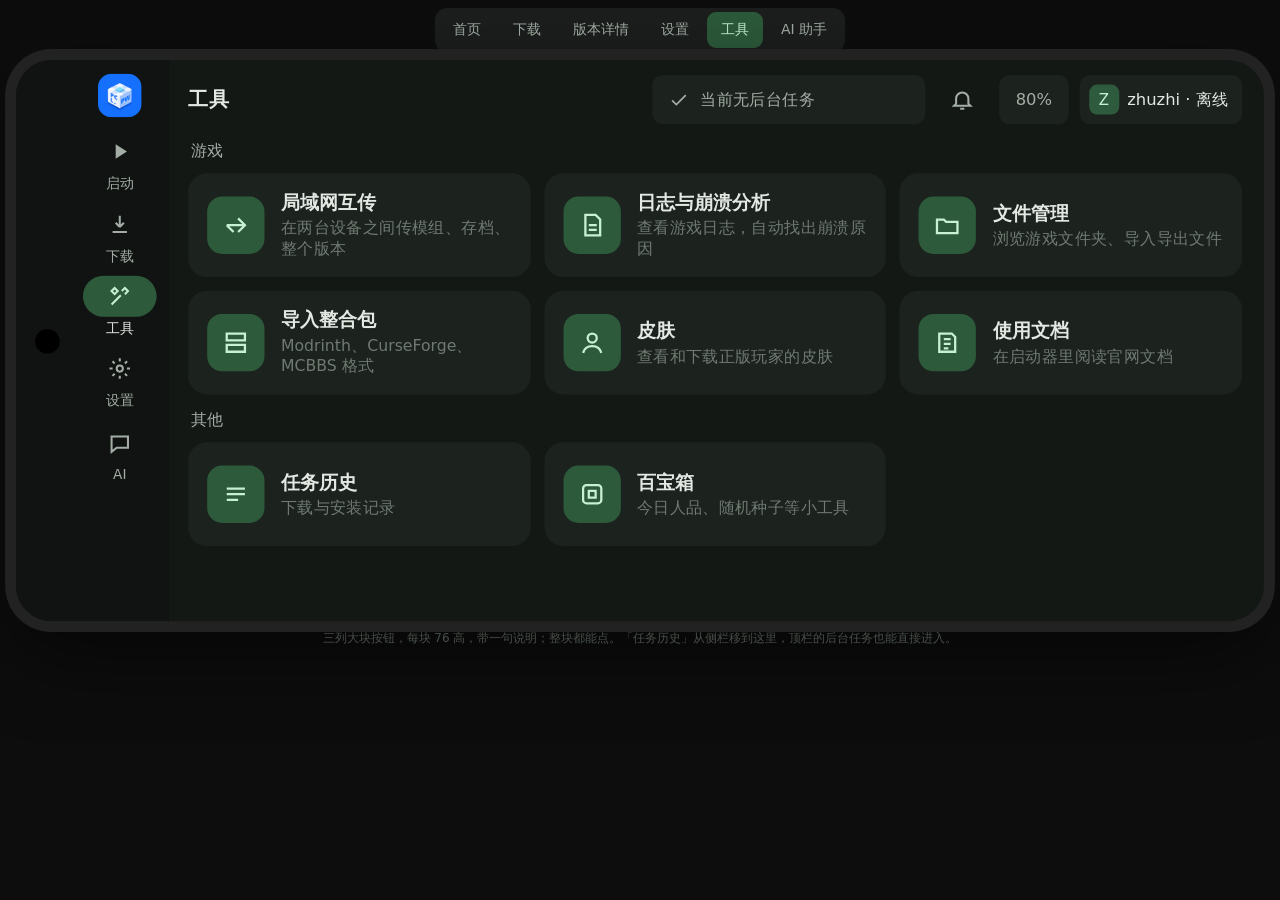
<file: design/mockups/tools.html>
<!doctype html>
<html lang="zh-CN">
<head>
<meta charset="utf-8">
<meta name="viewport" content="width=device-width, initial-scale=1">
<title>工具效果图</title>
<link rel="stylesheet" href="base.css">
<style>
  .grid { display: grid; grid-template-columns: repeat(3, 1fr); gap: 10px; }
  .tile { display: flex; align-items: center; gap: 12px; min-height: 76px; padding: 12px 14px; border-radius: 14px; background: var(--surface); cursor: pointer; }
  .tile .ti { width: 42px; height: 42px; border-radius: 11px; background: var(--primary-c); color: var(--on-primary-c); display: grid; place-items: center; flex: none; }
  .tile .t { font-size: 14px; font-weight: 600; }
  .tile .s { font-size: 11.5px; color: var(--faint); margin-top: 2px; }
  .sec { font-size: 12px; color: var(--muted); margin: 2px 2px 0; }
</style>
</head>
<body>
<div class="page">
  <div class="phone" id="phone">
    <div class="cutout"></div>
    <div class="app">
      <aside class="rail">
        <img class="logo" src="logo.png" alt="">
        <div class="nav" data-href="index.html"><div class="ic"><svg width="18" height="18" viewBox="0 0 24 24" fill="currentColor"><path d="M8 5v14l11-7z"/></svg></div>启动</div>
        <div class="nav" data-href="download.html"><div class="ic"><svg width="18" height="18" viewBox="0 0 24 24" fill="none" stroke="currentColor" stroke-width="2"><path d="M12 4v11m0 0l-4-4m4 4l4-4M5 20h14"/></svg></div>下载</div>
        <div class="nav on" data-href="tools.html"><div class="ic"><svg width="18" height="18" viewBox="0 0 24 24" fill="none" stroke="currentColor" stroke-width="2"><path d="M14 7l3-3 3 3-3 3M4 20l9-9M7 4l3 3-3 3-3-3z"/></svg></div>工具</div>
        <div class="nav" data-href="settings.html"><div class="ic"><svg width="18" height="18" viewBox="0 0 24 24" fill="none" stroke="currentColor" stroke-width="2"><circle cx="12" cy="12" r="3"/><path d="M12 2v3M12 19v3M2 12h3M19 12h3M4.9 4.9l2.1 2.1M17 17l2.1 2.1M4.9 19.1L7 17M17 7l2.1-2.1"/></svg></div>设置</div>
        <div class="nav" data-href="ai.html"><div class="ic"><svg width="18" height="18" viewBox="0 0 24 24" fill="none" stroke="currentColor" stroke-width="2"><path d="M4 5h16v11H9l-5 4z"/></svg></div>AI</div>
      </aside>
      <main class="main">
        <div class="top">
          <div class="hi">工具</div>
          <div class="tasks" id="tasks"><svg width="15" height="15" viewBox="0 0 24 24" fill="none" stroke="currentColor" stroke-width="2"><path d="M20 6L9 17l-5-5"/></svg><span class="label">当前无后台任务</span></div>
          <div class="icon-btn"><svg width="18" height="18" viewBox="0 0 24 24" fill="none" stroke="currentColor" stroke-width="2"><path d="M6 16V11a6 6 0 1112 0v5l2 2H4zM10 21h4"/></svg></div>
          <div class="status">80%</div>
          <div class="chip-acc"><div class="avatar">Z</div>zhuzhi · 离线</div>
        </div>
        <div class="pane" style="display:flex;flex-direction:column;gap:8px">
          <div class="sec">游戏</div>
          <div class="grid">
            <div class="tile"><div class="ti"><svg width="20" height="20" viewBox="0 0 24 24" fill="none" stroke="currentColor" stroke-width="2"><path d="M4 12h16M14 6l6 6-6 6M10 18l-6-6"/></svg></div><div><div class="t">局域网互传</div><div class="s">在两台设备之间传模组、存档、整个版本</div></div></div>
            <div class="tile"><div class="ti"><svg width="20" height="20" viewBox="0 0 24 24" fill="none" stroke="currentColor" stroke-width="2"><path d="M6 3h9l4 4v14H6zM9 12h7M9 16h7"/></svg></div><div><div class="t">日志与崩溃分析</div><div class="s">查看游戏日志，自动找出崩溃原因</div></div></div>
            <div class="tile"><div class="ti"><svg width="20" height="20" viewBox="0 0 24 24" fill="none" stroke="currentColor" stroke-width="2"><path d="M3 7h6l2 2h10v10H3z"/></svg></div><div><div class="t">文件管理</div><div class="s">浏览游戏文件夹、导入导出文件</div></div></div>
            <div class="tile"><div class="ti"><svg width="20" height="20" viewBox="0 0 24 24" fill="none" stroke="currentColor" stroke-width="2"><path d="M4 4h16v6H4zM4 14h16v6H4z"/></svg></div><div><div class="t">导入整合包</div><div class="s">Modrinth、CurseForge、MCBBS 格式</div></div></div>
            <div class="tile"><div class="ti"><svg width="20" height="20" viewBox="0 0 24 24" fill="none" stroke="currentColor" stroke-width="2"><circle cx="12" cy="8" r="4"/><path d="M4 21c1-4 4-6 8-6s7 2 8 6"/></svg></div><div><div class="t">皮肤</div><div class="s">查看和下载正版玩家的皮肤</div></div></div>
            <div class="tile"><div class="ti"><svg width="20" height="20" viewBox="0 0 24 24" fill="none" stroke="currentColor" stroke-width="2"><path d="M5 4h11l3 3v13H5zM9 9h6M9 13h6M9 17h4"/></svg></div><div><div class="t">使用文档</div><div class="s">在启动器里阅读官网文档</div></div></div>
          </div>
          <div class="sec">其他</div>
          <div class="grid">
            <div class="tile"><div class="ti"><svg width="20" height="20" viewBox="0 0 24 24" fill="none" stroke="currentColor" stroke-width="2"><path d="M4 7h16M4 12h16M4 17h10"/></svg></div><div><div class="t">任务历史</div><div class="s">下载与安装记录</div></div></div>
            <div class="tile"><div class="ti"><svg width="20" height="20" viewBox="0 0 24 24" fill="none" stroke="currentColor" stroke-width="2"><rect x="4" y="4" width="16" height="16" rx="3"/><path d="M9 9h6v6H9z"/></svg></div><div><div class="t">百宝箱</div><div class="s">今日人品、随机种子等小工具</div></div></div>
          </div>
        </div>
      </main>
    </div>
  </div>
  <div class="note">三列大块按钮，每块 76 高，带一句说明；整块都能点。「任务历史」从侧栏移到这里，顶栏的后台任务也能直接进入。</div>
</div>
<script src="nav.js"></script>
</body>
</html>
</file>
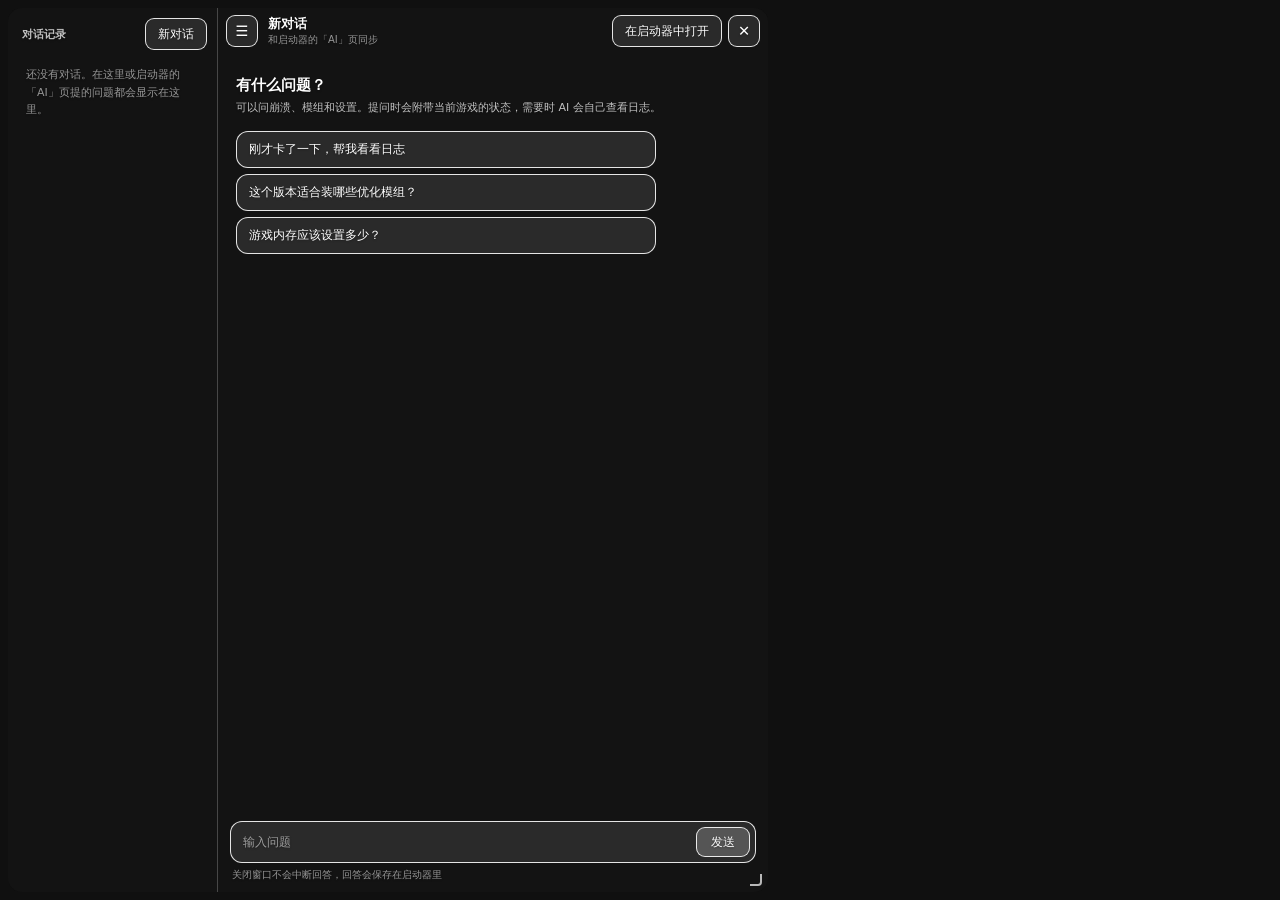
<file: android/runtime/src/main/assets/hud_ai.html>
<!doctype html>
<html lang="zh-CN">
<head>
<meta charset="utf-8">
<meta name="viewport" content="width=device-width, initial-scale=1, maximum-scale=1, user-scalable=no">
<meta name="color-scheme" content="dark">
<title>Pixel World AI</title>
<style>
  /* 半透明底，气泡、按钮和输入框用白色细边框，后面透出游戏画面 */
  :root {
    --glass: rgba(24, 24, 24, .46);
    --fill: rgba(255, 255, 255, .10);
    --fill-strong: rgba(255, 255, 255, .20);
    --border: rgba(255, 255, 255, .88);
    --text: #ffffff;
    --muted: rgba(255, 255, 255, .74);
    --faint: rgba(255, 255, 255, .56);
    --line: rgba(255, 255, 255, .22);
    --error: #ffb4ab;
    --ime: 0px;
  }
  * { box-sizing: border-box; -webkit-tap-highlight-color: transparent; }
  html, body {
    margin: 0; width: 100%; height: 100%; overflow: hidden;
    background: transparent; color: var(--text);
    font-family: system-ui, "Noto Sans SC", "Microsoft YaHei", sans-serif;
    font-size: 12px; -webkit-font-smoothing: antialiased;
    text-shadow: 0 1px 2px rgba(0, 0, 0, .35);
  }
  button, textarea { font: inherit; color: inherit; text-shadow: inherit; }
  button { cursor: pointer; border: 0; background: none; padding: 0; }

  #backdrop { position: fixed; inset: 0; background: rgba(0, 0, 0, .10); }
  /* 位置和大小由脚本按悬浮球计算（见 layout） */
  .window {
    position: absolute; left: 8px; top: 8px; display: flex; overflow: hidden;
    width: min(760px, calc(100% - 16px)); height: calc(100% - 16px);
    background: var(--glass);
    -webkit-backdrop-filter: blur(6px);
    backdrop-filter: blur(6px);
    border-radius: 14px;
  }

  /* 白色细边框、半透明填充 */
  .outline { background: var(--fill); border: 1px solid var(--border); }

  /* 历史对话 */
  .sidebar {
    width: 210px; flex: 0 0 210px; min-width: 0;
    display: flex; flex-direction: column;
    border-right: 1px solid var(--line);
  }
  .window.no-side .sidebar { display: none; }
  .side-head { display: flex; align-items: center; gap: 6px; padding: 10px 10px 6px 14px; }
  .side-head b { flex: 1; font-size: 11px; color: var(--muted); font-weight: 600; }
  .list { flex: 1; overflow-y: auto; padding: 0 8px 8px; }
  .item {
    display: block; width: 100%; text-align: left; padding: 8px 10px; margin: 3px 0;
    border-radius: 9px; color: var(--text); border: 1px solid transparent;
  }
  .item.active { background: var(--fill); border-color: var(--border); }
  .item .t { display: block; overflow: hidden; text-overflow: ellipsis; white-space: nowrap; font-size: 11.5px; }
  .item .d { display: flex; gap: 8px; margin-top: 2px; font-size: 10px; color: var(--faint); }
  .item .del { margin-left: auto; color: var(--muted); padding: 0 2px; }
  .item .del.confirm { color: var(--error); }
  .list .none { padding: 10px; color: var(--faint); font-size: 11px; line-height: 1.6; }

  /* 主区域 */
  .main { flex: 1; min-width: 0; display: flex; flex-direction: column; }
  .head {
    display: flex; align-items: center; gap: 6px;
    padding: 6px 8px 6px 8px; min-height: 46px;
  }
  .head .title { flex: 1; min-width: 0; padding: 0 4px; }
  .head .title .t { overflow: hidden; text-overflow: ellipsis; white-space: nowrap; font-size: 12.5px; font-weight: 600; }
  .head .title .s { overflow: hidden; text-overflow: ellipsis; white-space: nowrap; font-size: 10px; color: var(--faint); }
  .btn {
    height: 32px; padding: 0 12px; border-radius: 9px; white-space: nowrap;
    color: var(--text); font-size: 11.5px;
    background: var(--fill); border: 1px solid var(--border);
  }
  .btn:active, .suggest button:active, .item:active { background: var(--fill-strong); }
  .btn.icon { width: 32px; padding: 0; font-size: 14.5px; line-height: 1; }
  .btn:disabled { opacity: .4; }
  body.ime .head .title .s { display: none; }

  .messages { flex: 1; overflow-y: auto; padding: 4px 12px 8px; overscroll-behavior: contain; }
  .msg { margin: 0 0 8px; display: flex; }
  .msg.user { justify-content: flex-end; }
  .card {
    background: var(--fill); border: 1px solid var(--border); border-radius: 12px; padding: 9px 12px;
    line-height: 1.6; overflow-wrap: anywhere; min-width: 0;
  }
  .msg.user .card { max-width: 78%; white-space: pre-wrap; background: var(--fill-strong); }
  .msg.assistant .card { width: 100%; }
  .card .foot { display: flex; gap: 6px; margin: 8px 0 0; }
  .card .foot .btn { height: 26px; padding: 0 10px; font-size: 10.5px; }
  .card .state { color: var(--muted); font-size: 11px; }
  .notice {
    margin: 0 0 8px; padding: 8px 12px; border-radius: 12px;
    background: var(--fill); border: 1px solid var(--error);
    color: var(--error); font-size: 11px; line-height: 1.6; display: flex; align-items: center; gap: 8px;
  }
  .notice span { flex: 1; }
  /* 需要确认的启动器操作 */
  .confirm { margin: 0 0 8px; }
  .confirm .card { width: 100%; }
  .confirm.danger .card { border-color: var(--error); }
  .confirm .q { font-weight: 600; }
  .confirm ul { margin: 4px 0 0; padding-left: 18px; color: var(--muted); font-size: 11px; }
  .confirm .actions { display: flex; flex-wrap: wrap; gap: 6px; margin-top: 8px; }
  .confirm .actions .btn { height: 30px; }
  .confirm .actions .deny { margin-left: auto; }

  .md > :first-child { margin-top: 0; }
  .md > :last-child { margin-bottom: 0; }
  .md p { margin: 0 0 8px; }
  .md h1, .md h2, .md h3 { margin: 12px 0 6px; line-height: 1.35; font-size: 13px; }
  .md ul, .md ol { margin: 4px 0 8px; padding-left: 20px; }
  .md li { margin: 2px 0; }
  .md code { padding: 1px 4px; border-radius: 4px; background: rgba(0, 0, 0, .28); font-family: ui-monospace, monospace; font-size: .92em; }
  .md pre { margin: 8px 0; padding: 8px 10px; overflow-x: auto; border-radius: 8px; background: rgba(0, 0, 0, .30); border: 1px solid var(--line); }
  .md pre code { padding: 0; background: none; font-size: 10.5px; line-height: 1.5; }
  .md blockquote { margin: 8px 0; padding: 2px 0 2px 10px; border-left: 2px solid var(--border); color: var(--muted); }
  .md a { color: var(--text); text-decoration: underline; }
  .md table { border-collapse: collapse; margin: 8px 0; font-size: 11px; }
  .md th, .md td { border: 1px solid var(--line); padding: 4px 7px; }
  .md hr { border: 0; border-top: 1px solid var(--line); margin: 10px 0; }

  .empty { padding: 18px 6px; }
  .empty h1 { margin: 0 0 4px; font-size: 14.5px; font-weight: 600; }
  .empty p { margin: 0 0 14px; color: var(--muted); font-size: 11px; line-height: 1.6; }
  .suggest { display: flex; flex-direction: column; gap: 6px; max-width: 420px; }
  .suggest button { text-align: left; padding: 9px 12px; border-radius: 12px; background: var(--fill); border: 1px solid var(--border); }

  .composer { padding: 6px 12px 10px; }
  .box {
    display: flex; align-items: flex-end; gap: 6px;
    background: var(--fill); border: 1px solid var(--border); border-radius: 12px; padding: 5px 5px 5px 12px;
  }
  #input {
    flex: 1; min-height: 30px; max-height: 92px; resize: none; padding: 6px 0;
    border: 0; outline: 0; background: transparent; color: var(--text); font-size: 12px; line-height: 1.5;
  }
  #input::placeholder { color: var(--faint); }
  #send {
    height: 30px; padding: 0 14px; border-radius: 9px; font-size: 11.5px;
    background: var(--fill-strong); border: 1px solid var(--border); color: var(--text);
  }
  #send:disabled { opacity: .4; }
  #send.stop { border-color: var(--error); color: var(--error); }
  .hint { margin: 5px 2px 0; color: var(--faint); font-size: 10px; }
  body.ime .hint { display: none; }

  /* 拖动远离悬浮球的那个下角缩放，贴着球的角不动；触摸区域比角标大。双击恢复默认大小 */
  #resize {
    position: absolute; right: 0; bottom: 0; width: 34px; height: 34px; z-index: 5;
    touch-action: none; cursor: nwse-resize;
  }
  #resize::after {
    content: ""; position: absolute; right: 6px; bottom: 6px; width: 10px; height: 10px;
    border-right: 2px solid var(--border); border-bottom: 2px solid var(--border);
    border-bottom-right-radius: 4px; opacity: .8;
  }
  .window.from-end #resize { right: auto; left: 0; cursor: nesw-resize; }
  .window.from-end #resize::after {
    right: auto; left: 6px; border-right: 0; border-left: 2px solid var(--border);
    border-bottom-right-radius: 0; border-bottom-left-radius: 4px;
  }
  #resize.active::after { opacity: 1; }
  .window.resizing { outline: 1px solid var(--border); }

  .list::-webkit-scrollbar, .messages::-webkit-scrollbar { width: 4px; }
  .list::-webkit-scrollbar-thumb, .messages::-webkit-scrollbar-thumb { background: var(--line); border-radius: 4px; }
</style>
</head>
<body>
<div id="backdrop">
  <section class="window" id="window">
    <aside class="sidebar">
      <div class="side-head">
        <b>对话记录</b>
        <button class="btn" id="newChat">新对话</button>
      </div>
      <div class="list" id="list"></div>
    </aside>

    <main class="main">
      <header class="head">
        <button class="btn icon" id="toggleSide" title="对话记录">☰</button>
        <div class="title">
          <div class="t" id="title">新对话</div>
          <div class="s" id="sub">和启动器的「AI」页同步</div>
        </div>
        <button class="btn" id="openLauncher">在启动器中打开</button>
        <button class="btn icon" id="close" title="关闭">✕</button>
      </header>

      <div class="messages" id="messages"></div>

      <div class="composer">
        <div class="box">
          <textarea id="input" rows="1" placeholder="输入问题"></textarea>
          <button id="send">发送</button>
        </div>
        <div class="hint" id="hint">关闭窗口不会中断回答，回答会保存在启动器里</div>
      </div>
    </main>
    <div id="resize" title="拖动调整大小，双击恢复默认"></div>
  </section>
</div>

<script>/*MARKED_JS*/</script>
<script>
(function () {
  "use strict";

  const $ = (id) => document.getElementById(id);
  const win = $("window");
  const listEl = $("list");
  const messagesEl = $("messages");
  const input = $("input");
  const sendBtn = $("send");

  let data = { sessions: [], currentId: "", messages: [], busy: false, loading: false,
               streaming: "", status: "", notice: "", instance: "" };
  let streamEl = null;
  let renderTimer = 0;
  let pendingDelete = "";
  let followBottom = true;

  function native(method, ...args) {
    try {
      const api = window.PclHudNative;
      if (api && typeof api[method] === "function") return api[method](...args);
    } catch (e) { /* 浏览器里预览时没有原生接口 */ }
    return null;
  }

  function esc(s) {
    return String(s == null ? "" : s).replace(/&/g, "&amp;").replace(/</g, "&lt;")
      .replace(/>/g, "&gt;").replace(/"/g, "&quot;").replace(/'/g, "&#39;");
  }

  function sanitize(html) {
    const t = document.createElement("template");
    t.innerHTML = html;
    t.content.querySelectorAll("script,iframe,object,embed,style,link,meta,form,input,button,textarea,img").forEach((n) => n.remove());
    t.content.querySelectorAll("*").forEach((n) => {
      for (const a of Array.from(n.attributes)) {
        const name = a.name.toLowerCase();
        if (name.startsWith("on") || name === "srcdoc" || name === "style") n.removeAttribute(a.name);
        if ((name === "href" || name === "src") && /^\s*javascript:/i.test(a.value)) n.removeAttribute(a.name);
      }
    });
    return t.innerHTML;
  }

  function markdown(text) {
    if (window.marked) {
      try { return sanitize(window.marked.parse(String(text || ""), { gfm: true, breaks: true })); }
      catch (e) { /* 落到纯文本 */ }
    }
    return esc(text).replace(/\n/g, "<br>");
  }

  function when(ts) {
    if (!ts) return "";
    const d = Date.now() - Number(ts);
    if (d < 60000) return "刚刚";
    if (d < 3600000) return Math.floor(d / 60000) + " 分钟前";
    if (d < 86400000) return Math.floor(d / 3600000) + " 小时前";
    const t = new Date(Number(ts));
    return (t.getMonth() + 1) + "月" + t.getDate() + "日";
  }

  function nearBottom() {
    return messagesEl.scrollHeight - messagesEl.scrollTop - messagesEl.clientHeight < 40;
  }
  function toBottom(force) {
    if (force || followBottom) messagesEl.scrollTop = messagesEl.scrollHeight;
  }
  messagesEl.addEventListener("scroll", () => { followBottom = nearBottom(); });

  // ---------- 渲染 ----------

  function renderList() {
    listEl.innerHTML = "";
    if (!data.sessions.length) {
      listEl.innerHTML = '<div class="none">还没有对话。在这里或启动器的「AI」页提的问题都会显示在这里。</div>';
      return;
    }
    data.sessions.forEach((s) => {
      const item = document.createElement("button");
      item.className = "item" + (s.id === data.currentId ? " active" : "");
      const t = document.createElement("span");
      t.className = "t";
      t.textContent = s.title || "新对话";
      const d = document.createElement("span");
      d.className = "d";
      const time = document.createElement("span");
      time.textContent = s.busy ? "正在回答" : when(s.updated);
      d.appendChild(time);
      if (s.id === data.currentId) {
        const del = document.createElement("span");
        del.className = "del" + (pendingDelete === s.id ? " confirm" : "");
        del.textContent = pendingDelete === s.id ? "确认删除" : "删除";
        del.addEventListener("click", (e) => {
          e.stopPropagation();
          if (pendingDelete === s.id) { pendingDelete = ""; native("deleteSession", s.id); }
          else { pendingDelete = s.id; renderList(); }
        });
        d.appendChild(del);
      }
      item.appendChild(t);
      item.appendChild(d);
      item.addEventListener("click", () => {
        pendingDelete = "";
        native("selectSession", s.id);
        if (window.innerWidth < 640) setSide(false);
      });
      listEl.appendChild(item);
    });
  }

  function messageEl(role, content) {
    const row = document.createElement("div");
    row.className = "msg " + (role === "user" ? "user" : "assistant");
    const card = document.createElement("div");
    card.className = "card";
    if (role === "user") {
      card.textContent = content;
    } else {
      const md = document.createElement("div");
      md.className = "md";
      md.innerHTML = markdown(content);
      card.appendChild(md);
      const foot = document.createElement("div");
      foot.className = "foot";
      const copy = document.createElement("button");
      copy.className = "btn";
      copy.textContent = "复制";
      copy.addEventListener("click", () => native("copy", content));
      foot.appendChild(copy);
      card.appendChild(foot);
    }
    row.appendChild(card);
    return row;
  }

  function renderEmpty() {
    const box = document.createElement("div");
    box.className = "empty";
    box.innerHTML = "<h1>有什么问题？</h1><p>可以问崩溃、模组和设置。提问时会附带当前游戏的状态" +
      "，需要时 AI 会自己查看日志。</p><div class=\"suggest\"></div>";
    const s = box.querySelector(".suggest");
    ["刚才卡了一下，帮我看看日志", "这个版本适合装哪些优化模组？", "游戏内存应该设置多少？"].forEach((q) => {
      const b = document.createElement("button");
      b.textContent = q;
      b.addEventListener("click", () => { input.value = q; send(); });
      s.appendChild(b);
    });
    messagesEl.appendChild(box);
  }

  function renderStream() {
    renderTimer = 0;
    if (!data.busy) return;
    if (!streamEl) {
      streamEl = document.createElement("div");
      streamEl.className = "msg assistant";
      streamEl.innerHTML = '<div class="card"><div class="md"></div><div class="state"></div></div>';
      messagesEl.appendChild(streamEl);
    }
    streamEl.querySelector(".md").innerHTML = data.streaming ? markdown(data.streaming) : "";
    streamEl.querySelector(".state").textContent = data.status || "正在回答…";
    streamEl.querySelector(".state").style.marginTop = data.streaming ? "6px" : "0";
    toBottom();
  }

  function renderMessages() {
    messagesEl.innerHTML = "";
    streamEl = null;
    if (data.loading && !data.messages.length) {
      const p = document.createElement("div");
      p.className = "empty";
      p.innerHTML = '<p>正在读取…</p>';
      messagesEl.appendChild(p);
    } else if (!data.messages.length && !data.busy) {
      renderEmpty();
    }
    data.messages.forEach((m) => messagesEl.appendChild(messageEl(m.role, m.content)));
    if (data.notice) {
      const n = document.createElement("div");
      n.className = "notice";
      n.innerHTML = "<span></span>";
      n.firstChild.textContent = data.notice;
      const retry = document.createElement("button");
      retry.className = "btn";
      retry.textContent = "重新连接";
      retry.addEventListener("click", () => native("reload"));
      n.appendChild(retry);
      messagesEl.appendChild(n);
    }
    renderStream();
    renderConfirms();
    toBottom(true);
    followBottom = true;
  }

  /** 等待确认的操作：允许 / 本次对话都允许（只对普通修改）/ 拒绝 */
  function renderConfirms() {
    let box = document.getElementById("confirms");
    if (!box) {
      box = document.createElement("div");
      box.id = "confirms";
    }
    messagesEl.appendChild(box);
    box.innerHTML = "";
    (data.confirms || []).forEach((c) => {
      const row = document.createElement("div");
      row.className = "confirm" + (c.danger ? " danger" : "");
      const card = document.createElement("div");
      card.className = "card";
      const q = document.createElement("div");
      q.className = "q";
      q.textContent = (c.danger ? "需要确认（会删除或覆盖文件）：" : "需要确认：") + (c.title || "启动器操作");
      card.appendChild(q);
      if (c.details && c.details.length) {
        const ul = document.createElement("ul");
        c.details.forEach((d) => {
          const li = document.createElement("li");
          li.textContent = d;
          ul.appendChild(li);
        });
        card.appendChild(ul);
      }
      const actions = document.createElement("div");
      actions.className = "actions";
      const add = (text, cls, allow, always) => {
        const b = document.createElement("button");
        b.className = "btn" + (cls ? " " + cls : "");
        b.textContent = text;
        b.addEventListener("click", () => native("decide", c.call, allow, always));
        actions.appendChild(b);
      };
      add("允许", "", true, false);
      if (c.always) add("本次对话都允许", "", true, true);
      add("拒绝", "deny", false, false);
      card.appendChild(actions);
      row.appendChild(card);
      box.appendChild(row);
    });
    toBottom();
  }

  function renderHead() {
    const cur = data.sessions.find((s) => s.id === data.currentId);
    $("title").textContent = cur ? (cur.title || "新对话") : "新对话";
    $("sub").textContent = (data.instance ? data.instance + " · " : "") + "和启动器的「AI」页同步";
    sendBtn.textContent = data.busy ? "停止" : "发送";
    sendBtn.classList.toggle("stop", data.busy);
    $("newChat").disabled = data.busy;
  }

  // ---------- 原生调用 ----------

  window.PclHud = {
    state(json) {
      try { data = Object.assign(data, JSON.parse(json)); } catch (e) { return; }
      renderHead();
      renderList();
      renderMessages();
    },
    stream(text) {
      data.streaming = String(text || "");
      if (!renderTimer) renderTimer = setTimeout(renderStream, 50);
    },
    status(text) {
      data.status = String(text || "");
      if (streamEl) streamEl.querySelector(".state").textContent = data.status || "正在回答…";
    },
    confirms(json) {
      try { data.confirms = JSON.parse(json); } catch (e) { return; }
      renderConfirms();
    },
    restore(text) {
      if (!input.value) { input.value = String(text || ""); grow(); }
    },
    ime(px) {
      const v = Math.max(0, Number(px) || 0);
      ime = v;
      document.documentElement.style.setProperty("--ime", v + "px");
      document.body.classList.toggle("ime", v > 0);
      layout();
      if (v > 0) toBottom(true);
    },
    /** 悬浮球的位置（CSS 像素）：x、y 为球的左上角，size 为直径，start 为球在左侧 */
    anchor(json) {
      try { anchor = JSON.parse(json); } catch (e) { return; }
      layout();
    }
  };

  // ---------- 交互 ----------

  function send() {
    if (data.busy) { native("stop"); return; }
    const text = input.value.trim();
    if (!text) return;
    input.value = "";
    grow();
    native("ask", text);
  }

  function grow() {
    input.style.height = "auto";
    input.style.height = Math.min(92, input.scrollHeight) + "px";
  }

  function setSide(show) {
    win.classList.toggle("no-side", !show);
    try { localStorage.setItem("pclpw.hud.ai.side", show ? "1" : "0"); } catch (e) {}
  }

  sendBtn.addEventListener("click", send);
  input.addEventListener("keydown", (e) => {
    if (e.key === "Enter" && !e.shiftKey && !e.isComposing) { e.preventDefault(); send(); }
  });
  input.addEventListener("input", grow);
  $("newChat").addEventListener("click", () => {
    native("newSession");
    if (window.innerWidth < 640) setSide(false);
    input.focus();
  });
  $("toggleSide").addEventListener("click", () => setSide(win.classList.contains("no-side")));
  $("openLauncher").addEventListener("click", () => native("openLauncher"));
  $("close").addEventListener("click", () => native("close"));
  $("backdrop").addEventListener("click", (e) => { if (e.target.id === "backdrop") native("close"); });
  window.addEventListener("keydown", (e) => { if (e.key === "Escape") native("close"); });

  try {
    const side = localStorage.getItem("pclpw.hud.ai.side");
    setSide(side === null ? window.innerWidth >= 640 : side === "1");
  } catch (e) { setSide(window.innerWidth >= 640); }

  // ---------- 贴着悬浮球展开，拖动下角缩放 ----------
  // 球在左侧：窗口左上角贴在球右边；球在右侧：右上角贴在球左边。缩放时贴球的角不动。
  const handle = $("resize");
  const SIZE_KEY = "pclpw.hud.ai.size";
  const EDGE = 8, GAP = 8, MIN_W = 360, MIN_H = 240, DEFAULT_W = 760;
  let anchor = null;
  let ime = 0;
  let drag = null;
  let saved = null;

  /** 按悬浮球和保存的大小计算窗口位置与大小；over 为拖动中的临时大小 */
  function layout(over) {
    const vw = window.innerWidth, vh = window.innerHeight - ime;
    const a = anchor || { x: EDGE - GAP, y: EDGE, size: 0, start: true };
    const start = a.start !== false;
    win.classList.toggle("from-end", !start);
    // 贴球的那一边（左缘或右缘）和顶边
    let edgeX = start ? a.x + a.size + GAP : a.x - GAP;
    let top = Math.max(EDGE, a.y);
    const room = start ? vw - EDGE - edgeX : edgeX - EDGE;
    // 球旁边放不下最小宽度时，窗口可以盖住球
    if (room < MIN_W) edgeX = start ? Math.max(EDGE, vw - EDGE - MIN_W) : Math.min(vw - EDGE, EDGE + MIN_W);
    const maxW = Math.max(MIN_W, start ? vw - EDGE - edgeX : edgeX - EDGE);
    const size = over || saved;
    let w = size ? size.w : Math.min(DEFAULT_W, maxW);
    w = Math.max(Math.min(MIN_W, maxW), Math.min(maxW, w));
    // 高度默认到屏幕底部；底下放不下时窗口整体上移
    let h = size ? size.h : vh - EDGE - top;
    h = Math.max(Math.min(MIN_H, vh - 2 * EDGE), Math.min(vh - 2 * EDGE, h));
    if (top + h > vh - EDGE) top = Math.max(EDGE, vh - EDGE - h);
    if (top + h > vh - EDGE) h = vh - EDGE - top;
    const left = start ? edgeX : edgeX - w;
    win.style.left = Math.round(Math.max(EDGE, left)) + "px";
    win.style.top = Math.round(top) + "px";
    win.style.width = Math.round(w) + "px";
    win.style.height = Math.round(h) + "px";
  }

  function resetSize() {
    saved = null;
    try { localStorage.removeItem(SIZE_KEY); } catch (e) {}
    layout();
  }
  handle.addEventListener("pointerdown", (e) => {
    e.preventDefault();
    const r = win.getBoundingClientRect();
    drag = { x: e.clientX, y: e.clientY, w: r.width, h: r.height, id: e.pointerId, start: !win.classList.contains("from-end") };
    handle.setPointerCapture(e.pointerId);
    handle.classList.add("active");
    win.classList.add("resizing");
  });
  handle.addEventListener("pointermove", (e) => {
    if (!drag || e.pointerId !== drag.id) return;
    const dx = e.clientX - drag.x;
    layout({ w: drag.w + (drag.start ? dx : -dx), h: drag.h + (e.clientY - drag.y) });
  });
  function endDrag(e) {
    if (!drag || e.pointerId !== drag.id) return;
    drag = null;
    handle.classList.remove("active");
    win.classList.remove("resizing");
    try { handle.releasePointerCapture(e.pointerId); } catch (err) {}
    const r = win.getBoundingClientRect();
    saved = { w: r.width, h: r.height };
    try { localStorage.setItem(SIZE_KEY, JSON.stringify(saved)); } catch (err) {}
  }
  handle.addEventListener("pointerup", endDrag);
  handle.addEventListener("pointercancel", endDrag);
  handle.addEventListener("dblclick", resetSize);
  // 旋转屏幕时重新贴好
  window.addEventListener("resize", () => layout());
  try {
    const raw = localStorage.getItem(SIZE_KEY);
    if (raw) saved = JSON.parse(raw);
  } catch (e) { saved = null; }
  layout();

  renderHead();
  renderList();
  renderMessages();
  native("ready");
})();
</script>
</body>
</html>
</file>
<file: docs/demo/demo.css>
/* PCL.PW 网页演示：按 1100×700 的原生尺寸绘制，再整体缩放。所有选择器都在 .pd 之内。 */
.pd-stage { position: relative; width: 100%; overflow: clip; overflow-clip-margin: 64px; }
.pd-scale { position: absolute; left: 0; top: 0; width: 1100px; height: 700px; transform-origin: 0 0; }
.pd-noscript { padding: 24px; text-align: center; color: var(--md-sys-color-on-surface-variant); }

.pd {
  /* 浅色（MD3，种子色 #1370F3） */
  --p: #1260d8; --on-p: #fff; --pc: #1370f3; --on-pc: #fff;
  --sc: #d3e1fc; --on-sc: #0b1d3f;
  --s: #f9f9ff; --s-low: #f2f3fb; --s-c: #ecedf6; --s-hi: #e6e8f0; --s-hst: #e0e2ea;
  --on-s: #191b22; --on-sv: #434654; --outline: #747685; --ov: #c3c6d6;
  --err: #ba1a1a; --inv: #2e3039; --on-inv: #f0f0fb;
  --win-shadow: 0 0 0 1px rgb(0 0 0 / .14), 0 24px 70px rgb(20 30 60 / .28), 0 6px 20px rgb(20 30 60 / .14);
  position: relative; width: 1100px; height: 700px; overflow: hidden;
  border-radius: 12px; background: var(--s-c); color: var(--on-s);
  box-shadow: var(--win-shadow);
  font: 400 14px/20px "Microsoft YaHei UI", "Microsoft YaHei", "PingFang SC", "Noto Sans SC", Roboto, system-ui, sans-serif;
  letter-spacing: 0; overflow-wrap: normal; text-align: left; user-select: none;
  -webkit-font-smoothing: antialiased; isolation: isolate;
}
@media (prefers-color-scheme: dark) {
  .pd:not([data-theme="light"]) {
    --p: #afc6ff; --on-p: #002d6c; --pc: #1370f3; --on-pc: #fff;
    --sc: #2b457a; --on-sc: #d7e2ff;
    --s: #10131b; --s-low: #191b23; --s-c: #1d1f27; --s-hi: #282a32; --s-hst: #33353d;
    --on-s: #e1e2ec; --on-sv: #c3c6d4; --outline: #8d909e; --ov: #434653;
    --err: #ffb4ab; --inv: #e1e2ec; --on-inv: #2e3039;
    --win-shadow: 0 0 0 1px rgb(255 255 255 / .12), 0 24px 70px rgb(0 0 0 / .6), 0 6px 20px rgb(0 0 0 / .4);
  }
}
.pd[data-theme="dark"] {
  --p: #afc6ff; --on-p: #002d6c; --pc: #1370f3; --on-pc: #fff;
  --sc: #2b457a; --on-sc: #d7e2ff;
  --s: #10131b; --s-low: #191b23; --s-c: #1d1f27; --s-hi: #282a32; --s-hst: #33353d;
  --on-s: #e1e2ec; --on-sv: #c3c6d4; --outline: #8d909e; --ov: #434653;
  --err: #ffb4ab; --inv: #e1e2ec; --on-inv: #2e3039;
  --win-shadow: 0 0 0 1px rgb(255 255 255 / .12), 0 24px 70px rgb(0 0 0 / .6), 0 6px 20px rgb(0 0 0 / .4);
}

.pd *, .pd *::before, .pd *::after { box-sizing: border-box; }
.pd p, .pd h1, .pd h2, .pd h3 { margin: 0; }
.pd button { font: inherit; letter-spacing: inherit; color: inherit; background: none; border: 0; padding: 0; margin: 0; cursor: pointer; text-align: inherit; }
.pd input, .pd textarea { font: inherit; letter-spacing: inherit; color: inherit; user-select: text; }
.pd a { color: inherit; text-decoration: none; }
.pd a:hover { text-decoration: none; }
.pd button:focus-visible, .pd a:focus-visible, .pd input:focus-visible, .pd textarea:focus-visible { outline: 2px solid var(--p); outline-offset: 2px; }
.pd ::-webkit-scrollbar { width: 10px; height: 10px; }
.pd ::-webkit-scrollbar-thumb { background: var(--ov); border-radius: 5px; border: 2px solid transparent; background-clip: content-box; }
.pd ::-webkit-scrollbar-track { background: transparent; }

/* 图标 */
.pd .ic {
  font-family: "Material Symbols Rounded"; font-weight: normal; font-style: normal; font-size: 24px; line-height: 1;
  letter-spacing: normal; text-transform: none; white-space: nowrap; display: inline-block; flex: none;
  width: 1em; height: 1em; overflow: hidden; direction: ltr; font-feature-settings: "liga"; user-select: none;
}

/* 状态层 */
.pd .hv { position: relative; overflow: hidden; }
.pd .hv::after { content: ""; position: absolute; inset: 0; background: currentColor; opacity: 0; pointer-events: none; transition: opacity 150ms; }
.pd .hv:hover::after { opacity: .08; }
.pd .hv:focus-visible::after { opacity: .1; }
.pd .hv:active::after { opacity: .12; }

/* 标题栏 */
.pd .tb { position: absolute; left: 0; right: 0; top: 0; height: 56px; }
.pd .lights { position: absolute; left: 20px; top: 0; bottom: 0; display: flex; align-items: center; gap: 8px; }
.pd .light { width: 12px; height: 12px; border-radius: 50%; display: grid; place-items: center; box-shadow: inset 0 0 0 .5px rgb(0 0 0 / .18); font-size: 10px; line-height: 1; font-weight: 700; color: transparent; padding: 0; }
.pd .light.r { background: #ff5f57; } .pd .light.y { background: #febc2e; } .pd .light.g { background: #28c840; }
.pd .lights:hover .light { color: rgb(0 0 0 / .55); }
.pd .brand { position: absolute; left: 92px; top: 0; bottom: 0; display: flex; align-items: center; gap: 10px; font-size: 16px; line-height: 24px; font-weight: 500; letter-spacing: .15px; pointer-events: none; }
.pd .brand img { width: 20px; height: 20px; border-radius: 22%; display: block; }
.pd .navp { position: absolute; left: 50%; top: 0; bottom: 0; transform: translateX(-50%); display: flex; align-items: center; gap: 4px; white-space: nowrap; }
.pd .pill { height: 40px; padding: 0 16px; border-radius: 20px; display: flex; align-items: center; gap: 8px; font-size: 14px; font-weight: 500; letter-spacing: .1px; color: var(--on-sv); }
.pd .pill .ic { font-size: 20px; }
.pd .pill.on { background: var(--sc); color: var(--on-sc); }
.pd .ibtn { width: 48px; height: 48px; border-radius: 50%; display: grid; place-items: center; }
.pd .ibtn.sm { width: 40px; height: 40px; }
.pd .ibtn .ic { font-size: 24px; } .pd .ibtn.sm .ic { font-size: 20px; }
.pd .tasks { position: absolute; right: 12px; top: 4px; }
.pd .back { position: absolute; left: 92px; top: 4px; }
.pd .subt { position: absolute; left: 148px; top: 0; bottom: 0; display: flex; align-items: center; font-size: 16px; line-height: 24px; font-weight: 500; letter-spacing: .15px; }

/* 主体 */
.pd .body { position: absolute; left: 0; right: 0; top: 56px; bottom: 0; display: flex; }
.pd .panel { flex: 1; min-width: 0; background: var(--s); border-radius: 24px 0 0 0; overflow: hidden; position: relative; }
.pd .scr { position: absolute; inset: 0; overflow-y: auto; overflow-x: hidden; padding: 28px; }
.pd .scr.p20 { padding: 20px; }
.pd .col { display: flex; flex-direction: column; }
.pd .sp { flex: 1; }

/* 侧边导航 */
.pd .snav { width: 232px; flex: none; padding: 8px 12px 16px; overflow-y: auto; }
.pd .snav.w260 { width: 260px; }
.pd .sgt { padding: 16px 16px 8px; font-size: 12px; line-height: 16px; font-weight: 500; letter-spacing: .5px; color: var(--on-sv); }
.pd .sgt:first-child { padding-top: 8px; }
.pd .si { display: flex; align-items: center; gap: 12px; width: 100%; height: 48px; padding: 0 16px; margin-bottom: 4px; border-radius: 24px; font-size: 14px; font-weight: 500; letter-spacing: .1px; color: var(--on-s); }
.pd .si .ic { font-size: 22px; color: var(--on-sv); }
.pd .si .l { flex: 1; min-width: 0; overflow: hidden; text-overflow: ellipsis; white-space: nowrap; }
.pd .si .tr { font-size: 11px; line-height: 16px; letter-spacing: .5px; color: var(--on-sv); font-weight: 500; }
.pd .si.on { background: var(--sc); color: var(--on-sc); }
.pd .si.on .ic { color: var(--on-sc); }

/* 按钮 */
.pd .b { height: 40px; padding: 0 24px; border-radius: 20px; display: inline-flex; align-items: center; justify-content: center; gap: 8px; font-size: 14px; font-weight: 500; letter-spacing: .1px; white-space: nowrap; flex: none; text-decoration: none; }
.pd .b .ic { font-size: 18px; }
.pd .b.ico { padding-left: 16px; }
.pd .b.fill { background: var(--p); color: var(--on-p); }
.pd .b.tonal { background: var(--sc); color: var(--on-sc); }
.pd .b.out { color: var(--p); box-shadow: inset 0 0 0 1px var(--outline); }
.pd .b.out.err { color: var(--err); }
.pd .b.txt { color: var(--p); padding: 0 12px; }
.pd .b.txt.ico { padding-left: 12px; }
.pd .b.sm { height: 32px; padding: 0 16px; border-radius: 16px; }

/* 卡片、列表项 */
.pd .card { background: var(--s-low); border-radius: 12px; }
.pd .lt { display: flex; align-items: center; gap: 16px; min-height: 72px; padding: 8px 16px; width: 100%; }
.pd .lt.two { min-height: 88px; }
.pd .lt.p20 { padding: 8px 20px; }
.pd .lt .t { flex: 1; min-width: 0; }
.pd .lt .t1 { font-size: 16px; line-height: 24px; letter-spacing: .15px; }
.pd .lt .t2 { font-size: 14px; line-height: 20px; letter-spacing: .25px; color: var(--on-sv); }
.pd .lt > .ic { font-size: 24px; color: var(--on-sv); }
.pd .tile { width: 48px; height: 48px; border-radius: 10px; background: var(--pc); color: var(--on-pc); display: grid; place-items: center; flex: none; }
.pd .tile .ic { color: var(--on-pc); }
.pd .badge { display: inline-block; padding: 2px 8px; border-radius: 8px; font-size: 11px; line-height: 16px; font-weight: 500; letter-spacing: .5px; background: var(--sc); color: var(--on-sc); }
.pd .badge.pr { background: var(--pc); color: var(--on-pc); }

/* 设置分组 */
.pd .grp { margin-bottom: 24px; }
.pd .grp > h3 { padding: 8px 4px 12px; font-size: 14px; line-height: 20px; font-weight: 500; letter-spacing: .1px; color: var(--on-sv); }
.pd .grp > .gc { background: var(--s-low); border-radius: 16px; overflow: hidden; }
.pd .gc > * + * { border-top: 1px solid var(--ov); }
.pd .gc .lt { cursor: default; }
.pd .h5 { font-size: 24px; line-height: 32px; font-weight: 400; }
.pd .sub { font-size: 14px; line-height: 20px; color: var(--on-sv); letter-spacing: .25px; }
.pd .small { font-size: 12px; line-height: 16px; color: var(--on-sv); letter-spacing: .4px; }

/* 开关、分段按钮、单选、输入框 */
.pd .sw { width: 52px; height: 32px; border-radius: 16px; background: var(--s-hst); box-shadow: inset 0 0 0 2px var(--outline); position: relative; flex: none; transition: background 150ms; }
.pd .sw::after { content: ""; position: absolute; top: 8px; left: 8px; width: 16px; height: 16px; border-radius: 50%; background: var(--outline); transition: all 150ms; }
.pd .sw[aria-checked="true"] { background: var(--p); box-shadow: none; }
.pd .sw[aria-checked="true"]::after { top: 4px; left: 24px; width: 24px; height: 24px; background: var(--on-p); }
.pd .seg { display: inline-flex; flex: none; border-radius: 20px; box-shadow: inset 0 0 0 1px var(--outline); overflow: hidden; }
.pd .seg button { height: 40px; padding: 0 14px; display: flex; align-items: center; gap: 6px; font-size: 14px; font-weight: 500; letter-spacing: .1px; position: relative; }
.pd .seg button + button { box-shadow: inset 1px 0 0 var(--outline); }
.pd .seg button .ic { font-size: 18px; }
.pd .seg button.on { background: var(--sc); color: var(--on-sc); }
.pd .rd { width: 20px; height: 20px; border-radius: 50%; box-shadow: inset 0 0 0 2px var(--on-sv); position: relative; flex: none; }
.pd .on > .rd, .pd .rd.on { box-shadow: inset 0 0 0 2px var(--p); }
.pd .rd.on::after { content: ""; position: absolute; inset: 5px; border-radius: 50%; background: var(--p); }
.pd .tf { height: 40px; width: 100%; border-radius: 8px; border: 1px solid var(--outline); background: transparent; padding: 0 14px; outline: none; font-size: 14px; }
.pd .tf:focus { border-color: var(--p); box-shadow: 0 0 0 1px var(--p); }
.pd .tf::placeholder { color: var(--on-sv); opacity: .8; }
.pd .tf.rnd { border-radius: 20px; padding-left: 40px; }
.pd .fld { position: relative; }
.pd .fld > .ic { position: absolute; left: 12px; top: 10px; font-size: 20px; color: var(--on-sv); pointer-events: none; }
.pd .chip { height: 32px; padding: 0 12px; border-radius: 8px; display: inline-flex; align-items: center; gap: 6px; font-size: 14px; font-weight: 500; letter-spacing: .1px; box-shadow: inset 0 0 0 1px var(--ov); }
.pd .chip.on { background: var(--sc); color: var(--on-sc); box-shadow: none; }
.pd .chip .ic { font-size: 18px; }
.pd input[type="range"] { accent-color: var(--p); width: 200px; }

/* 启动页 */
.pd .hl { width: 288px; flex: none; padding: 0 20px 32px 28px; display: flex; flex-direction: column; }
.pd .acc { padding: 12px; border-radius: 16px; text-align: center; width: 100%; }
.pd .avatar { width: 80px; height: 80px; margin: 0 auto 16px; border-radius: 12px; background: var(--pc); color: var(--on-pc); display: grid; place-items: center; font-size: 32px; line-height: 40px; }
.pd .acc .n { font-size: 22px; line-height: 28px; }
.pd .launch { height: 72px; width: 100%; border-radius: 16px; background: var(--p); color: var(--on-p); display: flex; align-items: center; justify-content: center; gap: 8px; padding: 0 16px; }
.pd .launch .t { min-width: 0; }
.pd .launch .t1 { font-size: 16px; line-height: 24px; font-weight: 500; letter-spacing: .15px; }
.pd .launch .t2 { font-size: 12px; line-height: 16px; letter-spacing: .4px; overflow: hidden; text-overflow: ellipsis; white-space: nowrap; max-width: 160px; }
.pd .two-b { display: flex; gap: 12px; margin-top: 12px; }
.pd .two-b .b { flex: 1; padding: 0 12px; }
.pd .hero { height: 158px; padding: 0 36px; border-radius: 28px; background: linear-gradient(90deg, var(--pc), color-mix(in srgb, var(--pc) 72%, #000)); color: var(--on-pc); display: flex; align-items: center; gap: 24px; }
.pd .hero img { width: 96px; height: 96px; border-radius: 22%; display: block; flex: none; }
.pd .hero .g { font-size: 14px; line-height: 20px; font-weight: 500; letter-spacing: .1px; }
.pd .hero .tt { font-size: 28px; line-height: 36px; font-weight: 600; }
.pd .hero .ss { font-size: 16px; line-height: 24px; letter-spacing: .5px; }
.pd .hint { display: flex; align-items: center; gap: 12px; padding: 10px 8px 10px 16px; border-radius: 16px; background: var(--sc); color: var(--on-sc); margin-top: 8px; }
.pd .hint .ic { font-size: 22px; }
.pd .hint .x { flex: 1; font-size: 14px; line-height: 20px; letter-spacing: .25px; }
.pd .hint .b { color: var(--p); }
.pd .nh { display: flex; align-items: center; padding: 8px 4px 12px; margin-top: 16px; }
.pd .nh .a { font-size: 16px; line-height: 24px; font-weight: 500; letter-spacing: .15px; }
.pd .nh .c { font-size: 11px; line-height: 16px; letter-spacing: .5px; color: var(--on-sv); margin-left: 8px; font-weight: 500; }
.pd .news { display: flex; align-items: stretch; margin-bottom: 10px; overflow: hidden; width: 100%; }
.pd .news .cv { width: 180px; height: 112px; flex: none; }
.pd .news .tx { padding: 12px 16px; min-width: 0; flex: 1; }
.pd .news .hd { display: flex; align-items: center; gap: 8px; }
.pd .news .hd b { flex: 1; font-size: 16px; line-height: 24px; font-weight: 500; letter-spacing: .15px; }
.pd .news .hd i { font-style: normal; font-size: 11px; color: var(--on-sv); letter-spacing: .5px; }
.pd .news .sm { margin-top: 6px; color: var(--on-sv); letter-spacing: .25px; display: -webkit-box; -webkit-line-clamp: 3; -webkit-box-orient: vertical; overflow: hidden; }

/* 版本列表等 */
.pd .vrow { display: flex; margin-bottom: 8px; width: 100%; }
.pd .vrow { overflow: hidden; }
.pd .vrow .lt { min-height: 80px; padding: 4px 8px 4px 16px; }
.pd .vrow.sel { background: var(--sc); color: var(--on-sc); }
.pd .vrow.sel .t2 { color: var(--on-sc); opacity: .8; }
.pd .vrow .lt > .ic.pri { color: var(--p); }
.pd .vrow.sel .lt > .ic.pri { color: var(--on-sc); }
.pd .frow { display: flex; align-items: center; gap: 16px; padding: 4px 8px 4px 16px; min-height: 56px; border-radius: 16px; margin-bottom: 4px; width: 100%; }
.pd .frow.on { background: var(--sc); color: var(--on-sc); }
.pd .frow .t { flex: 1; min-width: 0; }
.pd .frow .t1 { font-size: 14px; line-height: 20px; letter-spacing: .25px; }
.pd .frow .t2 { font-size: 12px; line-height: 16px; letter-spacing: .4px; color: var(--on-sv); overflow: hidden; text-overflow: ellipsis; white-space: nowrap; }
.pd .frow.on .t2 { color: var(--on-sc); opacity: .8; }
.pd .mt8 { margin-top: 8px; } .pd .mt12 { margin-top: 12px; } .pd .mt16 { margin-top: 16px; } .pd .mt24 { margin-top: 24px; }
.pd .rowh { display: flex; align-items: center; gap: 12px; }
.pd .empty { position: absolute; inset: 0; display: flex; flex-direction: column; align-items: center; justify-content: center; gap: 8px; text-align: center; padding: 28px; }
.pd .empty > .ic { font-size: 48px; color: var(--p); margin-bottom: 8px; }
.pd .empty .tt { font-size: 22px; line-height: 28px; }
.pd .kv { display: flex; padding: 6px 0; }
.pd .kv span:first-child { width: 96px; color: var(--on-sv); flex: none; }
.pd .wrapf { display: flex; flex-wrap: wrap; gap: 8px; }
.pd .fl { display: flex; flex-direction: column; gap: 12px; max-width: 640px; }
.pd .log { font: 12px/18px ui-monospace, Menlo, Consolas, monospace; color: var(--on-sv); padding: 16px 20px; user-select: text; }
.pd .ava { width: 40px; height: 40px; border-radius: 50%; background: var(--pc); color: var(--on-pc); display: grid; place-items: center; flex: none; }
.pd .ava .ic { font-size: 24px; }
.pd .logo40 { width: 40px; height: 40px; border-radius: 8px; flex: none; display: block; }

/* AI */
.pd .aib { position: absolute; left: 20px; right: 20px; bottom: 20px; display: flex; align-items: flex-end; gap: 8px; }
.pd .aib textarea { flex: 1; resize: none; height: 56px; border-radius: 28px; border: 1px solid var(--outline); background: var(--s-low); padding: 16px 20px; outline: none; font-size: 14px; line-height: 20px; }
.pd .aib textarea:focus { border-color: var(--p); box-shadow: 0 0 0 1px var(--p); }
.pd .aib .b { width: 56px; height: 56px; border-radius: 28px; padding: 0; }
.pd .aib .b .ic { font-size: 24px; }

/* Snackbar */
.pd .toast { position: absolute; left: 50%; bottom: 24px; z-index: 50; max-width: 560px; padding: 14px 16px; border-radius: 4px; background: var(--inv); color: var(--on-inv); font-size: 14px; line-height: 20px; letter-spacing: .25px; box-shadow: 0 3px 5px -1px rgb(0 0 0 / .2), 0 6px 10px rgb(0 0 0 / .14), 0 1px 18px rgb(0 0 0 / .12); opacity: 0; transform: translate(-50%, 12px); pointer-events: none; visibility: hidden; }
.pd .toast.show { opacity: 1; transform: translate(-50%, 0); visibility: visible; }

@media (prefers-reduced-motion: no-preference) {
  .pd .toast { transition: opacity 180ms, transform 180ms, visibility 0s 180ms; }
  .pd .toast.show { transition: opacity 180ms, transform 180ms; }
  .pd .body.in { animation: pd-in 220ms cubic-bezier(.05, .7, .1, 1); }
  @keyframes pd-in { from { opacity: 0; transform: translateY(8px); } }
}
@media (prefers-reduced-motion: reduce) {
  .pd *, .pd *::before, .pd *::after { transition: none !important; animation: none !important; }
}
</file>
<file: design/mockups/base.css>
/* 所有效果图共用：配色、手机外框、侧栏、顶栏，以及触控尺寸（可点区域 ≥ 36，列表行 ≥ 48） */
:root {
  --bg: #141815; --rail: #101311; --surface: #1c221e; --surface-2: #232a25; --surface-3: #2a332d;
  --primary: #8fd6a4; --on-primary: #0b3a1c; --primary-c: #2c5a3a; --on-primary-c: #c8f0d2;
  --text: #e3e8e3; --muted: #a3ada5; --faint: #6f7a72; --line: rgba(255,255,255,.07); --warn: #e0a84a; --err: #ffb4ab;
}
* { box-sizing: border-box; }
html, body { margin: 0; height: 100%; background: #0c0d0c; color: var(--text);
  font-family: system-ui, "Noto Sans SC", "Microsoft YaHei", sans-serif; }
.page { min-height: 100%; display: flex; flex-direction: column; align-items: center; padding: 8px 12px 14px; gap: 8px; }
.pagesw { display: flex; flex-wrap: wrap; justify-content: center; gap: 4px; background: #1b1e1c; padding: 4px; border-radius: 12px; }
.pagesw a { color: var(--muted); text-decoration: none; font-size: 14px; padding: 9px 14px; border-radius: 9px; }
.pagesw a.on { background: var(--primary-c); color: var(--on-primary-c); }
.subsw { display: flex; gap: 4px; }
.subsw button { border: 1px solid #2b322d; background: #161a17; color: #c9d1ca; font: inherit; font-size: 13px; padding: 7px 12px; border-radius: 8px; cursor: pointer; }
.subsw button.on { background: var(--primary-c); color: var(--on-primary-c); border-color: transparent; }
.note { color: var(--faint); font-size: 12px; text-align: center; max-width: 900px; line-height: 1.6; }

.phone { width: 914px; height: 411px; border-radius: 26px; overflow: hidden; position: relative; flex: none;
  background: var(--bg); box-shadow: 0 0 0 8px #222, 0 20px 60px rgba(0,0,0,.6); transform-origin: top center; }
.cutout { position: absolute; left: 14px; top: 50%; width: 18px; height: 18px; margin-top: -9px; border-radius: 50%; background: #000; z-index: 9; }
.phone ::-webkit-scrollbar { width: 3px; height: 3px; }
.phone ::-webkit-scrollbar-thumb { background: rgba(255,255,255,.15); border-radius: 2px; }
.phone ::-webkit-scrollbar-button { display: none; }
svg { display: block; }
.hidden { display: none !important; }

.app { display: flex; height: 100%; }
.rail { width: 112px; flex: none; background: var(--rail); display: flex; flex-direction: column; align-items: center; padding: 10px 0 10px 40px; gap: 1px; }
.rail .logo { width: 32px; height: 32px; border-radius: 10px; margin-bottom: 6px; }
.nav { width: 60px; min-height: 52px; display: flex; flex-direction: column; align-items: center; justify-content: center; gap: 2px; padding: 3px 0;
  color: var(--muted); font-size: 10px; cursor: pointer; }
.nav .ic { width: 54px; height: 30px; border-radius: 15px; display: grid; place-items: center; }
.nav.on { color: var(--text); }
.nav.on .ic { background: var(--primary-c); color: var(--on-primary-c); }

.main { flex: 1; min-width: 0; padding: 10px 16px 10px 14px; display: flex; flex-direction: column; gap: 8px; }
.top { display: flex; align-items: center; gap: 8px; height: 38px; flex: none; }
.top .hi { flex: 1; font-size: 15px; font-weight: 650; display: flex; align-items: center; gap: 6px; min-width: 0; }
.top .back { width: 36px; height: 36px; border-radius: 8px; display: grid; place-items: center; color: var(--muted); margin-left: -6px; }
.icon-btn { width: 38px; height: 38px; border-radius: 50%; display: grid; place-items: center; color: var(--muted); }
.tasks { display: flex; align-items: center; gap: 8px; height: 36px; min-width: 200px; padding: 0 10px 0 12px; border-radius: 8px; background: var(--surface); color: var(--muted); font-size: 12px; }
.tasks .label { flex: 1; }
.status { display: flex; align-items: center; gap: 6px; height: 36px; padding: 0 12px; border-radius: 8px; background: var(--surface); font-size: 12px; color: var(--muted); }
.chip-acc { display: flex; align-items: center; gap: 6px; height: 36px; padding: 0 10px 0 7px; border-radius: 8px; background: var(--surface); font-size: 12px; }
.avatar { width: 22px; height: 22px; border-radius: 6px; background: #2e5b3d; display: grid; place-items: center; font-size: 11px; color: var(--on-primary-c); }

/* 通用组件 */
.cats { display: flex; align-items: center; gap: 2px; flex: none; border-bottom: 1px solid var(--line); }
.cat { height: 40px; display: flex; align-items: center; padding: 0 14px; font-size: 13.5px; color: var(--muted); position: relative; cursor: pointer; }
.cat.on { color: var(--text); font-weight: 600; }
.cat.on::after { content: ""; position: absolute; left: 14px; right: 14px; bottom: -1px; height: 2px; border-radius: 2px; background: var(--primary); }
.cats .grow { flex: 1; }
.split { flex: 1; min-height: 0; display: flex; gap: 10px; }
.pane { flex: 1 1 0; min-width: 0; min-height: 0; overflow-y: auto; }
.card { border-radius: 14px; background: var(--surface); }
.group { border-radius: 12px; background: var(--surface); overflow: hidden; }
.gtitle { font-size: 12px; color: var(--muted); margin: 10px 2px 6px; }
.gtitle:first-child { margin-top: 0; }
.row { display: flex; align-items: center; gap: 12px; min-height: 52px; padding: 6px 14px; border-bottom: 1px solid var(--line); }
.row:last-child { border-bottom: 0; }
.row .rt { flex: 1; min-width: 0; }
.row .t { font-size: 13.5px; }
.row .s { font-size: 11.5px; color: var(--faint); margin-top: 1px; }
.row .val { font-size: 13px; color: var(--muted); display: flex; align-items: center; gap: 4px; }
.sw { width: 44px; height: 26px; border-radius: 13px; background: var(--surface-3); position: relative; flex: none; }
.sw::after { content: ""; position: absolute; left: 4px; top: 4px; width: 18px; height: 18px; border-radius: 50%; background: var(--faint); }
.sw.on { background: var(--primary); }
.sw.on::after { left: 22px; background: var(--on-primary); }
.btn { height: 36px; padding: 0 16px; border-radius: 9px; border: 1px solid rgba(255,255,255,.14); background: transparent; color: var(--text);
  font: inherit; font-size: 13px; display: inline-flex; align-items: center; justify-content: center; gap: 6px; cursor: pointer; white-space: nowrap; }
.btn.p { background: var(--primary); color: var(--on-primary); border-color: transparent; font-weight: 700; }
.btn.t { background: var(--primary-c); color: var(--on-primary-c); border-color: transparent; }
.btn.big { height: 44px; padding: 0 24px; font-size: 14px; }
.tag { font-size: 10.5px; padding: 1px 7px; border-radius: 5px; background: var(--surface-3); color: var(--muted); white-space: nowrap; }
.tag.g { background: var(--primary-c); color: var(--on-primary-c); }
.tag.w { background: #5a4a22; color: #f3dfa6; }
.search { display: flex; align-items: center; gap: 8px; height: 40px; padding: 0 12px; border-radius: 9px; background: var(--surface); color: var(--faint); font-size: 13px; }
.cover { flex: none; background-size: 100% 100%; image-rendering: pixelated; image-rendering: crisp-edges; }
</file>
